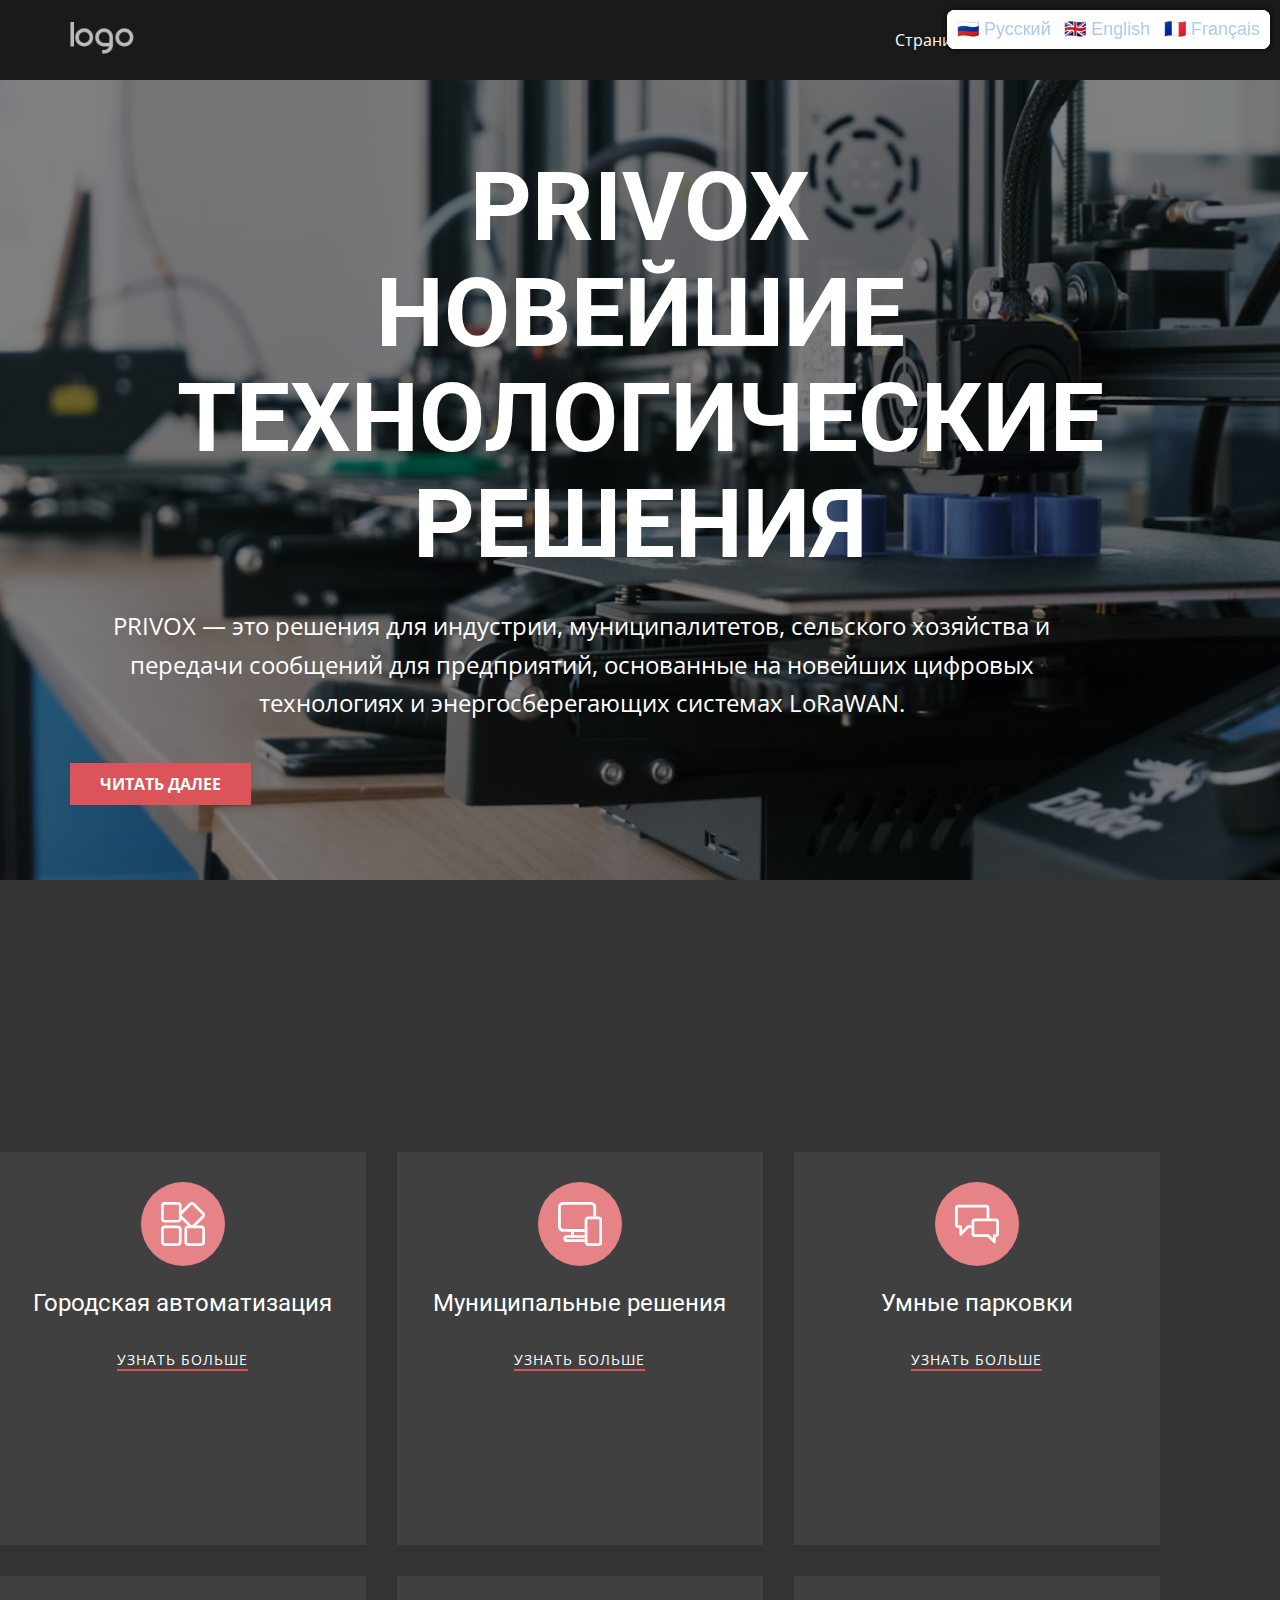
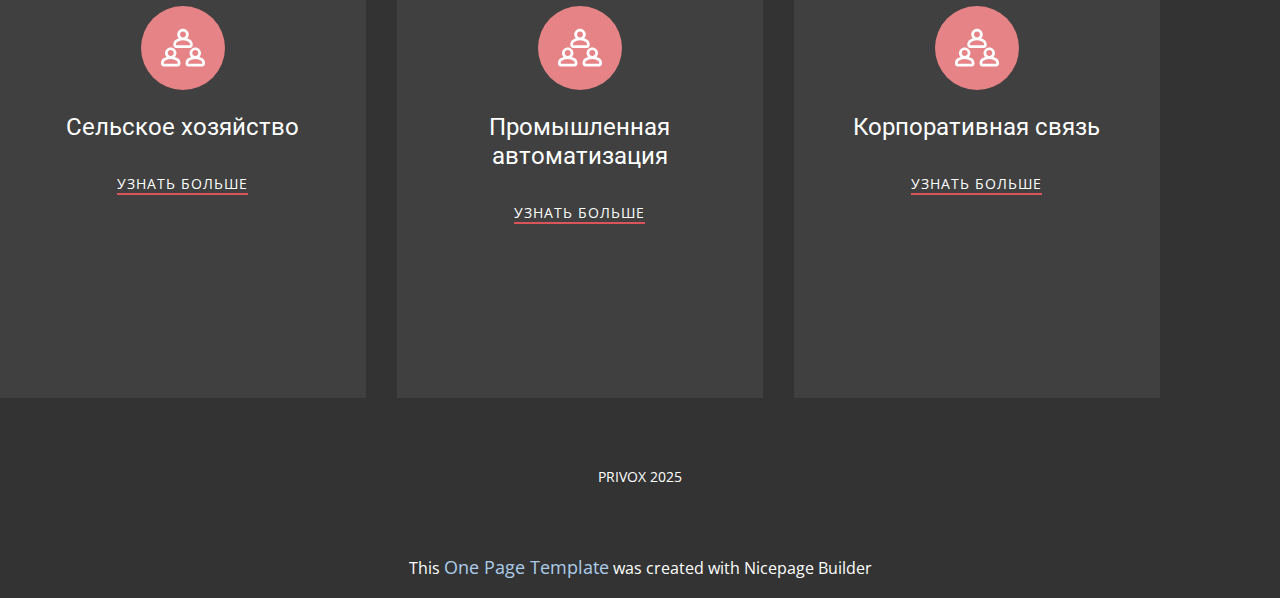
<file: index.html>
<!DOCTYPE html>
<html lang="ru" style="font-size: 16px;">
 <head>
  <meta content="width=device-width, initial-scale=1.0" name="viewport"/>
  <meta charset="utf-8"/>
  <meta content="Муниципальные решения, Технологии для сельского хозяйства, Умные парковки, Что люди говорят о нас, О нас и нашей работе, Сельское хозяйство, Автоматизация производства на высоком уровне, Промышленная автоматизация, Наша команда, Наши корпоративные партнеры" name="keywords"/>
  <meta content="" name="description"/>
  <title>
  PRIVOX
  </title>
  <link href="nicepage.css" media="screen" rel="stylesheet"/>
  <link href="index.css" media="screen" rel="stylesheet"/>
  <script class="u-script" defer="" src="jquery.js" type="text/javascript">
  </script>
  <script class="u-script" defer="" src="nicepage.js" type="text/javascript">
  </script>
  <meta content="Nicepage 7.10.10, nicepage.com" name="generator"/>
  <link href="https://fonts.googleapis.com/css?family=Roboto:100,100i,200,200i,300,300i,400,400i,500,500i,600,600i,700,700i,800,800i,900,900i|Open+Sans:300,300i,400,400i,500,500i,600,600i,700,700i,800,800i" id="u-theme-google-font" rel="stylesheet"/>
  <script type="application/ld+json">
   {
		"@context": "http://schema.org",
		"@type": "Organization",
		"name": "",
		"logo": "images/default-logo.png"
}
  </script>
  <meta content="#478ac9" name="theme-color"/>
  <meta content="Страница 1" property="og:title"/>
  <meta content="website" property="og:type"/>
  <meta data-intl-tel-input-cdn-path="intlTelInput/"/>
 </head>
 <body class="u-body u-grey-90 u-xl-mode" data-home-page="Страница-1.html" data-home-page-title="Страница 1" data-include-products="false" data-lang="ru" data-path-to-root="./">
  <div style="position: fixed; top: 10px; right: 10px; z-index: 9999; background: white; padding: 5px 10px; border-radius: 8px; box-shadow: 0 0 5px rgba(0,0,0,0.2); font-family: sans-serif;">
   <a href="index.html">
    🇷🇺 Русский
   </a>
   |
   <a href="index-en.html">
    🇬🇧 English
   </a>
   |
   <a href="index-fr.html">
    🇫🇷 Français
   </a>
  </div>
  <div style="position: fixed; top: 10px; right: 10px; z-index: 9999; background: white; padding: 5px 10px; border-radius: 8px; box-shadow: 0 0 5px rgba(0,0,0,0.2); font-family: sans-serif;">
   <a href="index.html">
    🇷🇺 Русский
   </a>
   |
   <a href="index-en.html">
    🇬🇧 English
   </a>
   |
   <a href="index-fr.html">
    🇫🇷 Français
   </a>
  </div>
  <div style="position: fixed; top: 10px; right: 10px; z-index: 9999; background: white; padding: 5px 10px; border-radius: 8px; box-shadow: 0 0 5px rgba(0,0,0,0.2); font-family: sans-serif;">
   <a href="index.html">
    🇷🇺 Русский
   </a>
   |
   <a href="index-en.html">
    🇬🇧 English
   </a>
   |
   <a href="index-fr.html">
    🇫🇷 Français
   </a>
  </div>
  <div style="position: fixed; top: 10px; right: 10px; z-index: 9999; background: white; padding: 5px 10px; border-radius: 8px; box-shadow: 0 0 5px rgba(0,0,0,0.2); font-family: sans-serif;">
   <a href="index.html">
    🇷🇺 Русский
   </a>
   |
   <a href="index-en.html">
    🇬🇧 English
   </a>
   |
   <a href="index-fr.html">
    🇫🇷 Français
   </a>
  </div>
  <header class="u-clearfix u-header u-header" id="header">
   <div class="u-clearfix u-sheet u-valign-middle u-sheet-1">
    <a class="u-image u-logo u-image-1" href="#">
     <img class="u-logo-image u-logo-image-1" src="images/default-logo.png"/>
    </a>
    <nav aria-label="Menu navigation" class="u-menu u-menu-one-level u-offcanvas u-menu-1" role="navigation">
     <div class="menu-collapse" style="font-size: 1rem; letter-spacing: 0px;">
      <a aria-controls="f500" aria-label="Open menu" class="u-button-style u-custom-left-right-menu-spacing u-custom-padding-bottom u-custom-top-bottom-menu-spacing u-hamburger-link u-nav-link u-text-active-palette-1-base u-text-hover-palette-2-base" href="#" tabindex="-1">
       <svg class="u-svg-link" viewbox="0 0 24 24">
        <use xlink:href="#menu-hamburger">
        </use>
       </svg>
       <svg class="u-svg-content" id="menu-hamburger" version="1.1" viewbox="0 0 16 16" x="0px" xmlns="http://www.w3.org/2000/svg" xmlns:xlink="http://www.w3.org/1999/xlink" y="0px">
        <g>
         <rect height="2" width="16" y="1">
         </rect>
         <rect height="2" width="16" y="7">
         </rect>
         <rect height="2" width="16" y="13">
         </rect>
        </g>
       </svg>
      </a>
     </div>
     <div class="u-nav-container">
      <ul class="u-nav u-unstyled u-nav-1" role="menubar">
       <li class="u-nav-item" role="none">
        <a class="u-button-style u-nav-link u-text-active-palette-1-base u-text-hover-palette-2-base" href="./" role="menuitem" style="padding: 10px 20px;">
         Страница 1
        </a>
       </li>
       <li class="u-nav-item" role="none">
        <a class="u-button-style u-nav-link u-text-active-palette-1-base u-text-hover-palette-2-base" href="О-нас.html" role="menuitem" style="padding: 10px 20px;">
         О нас
        </a>
       </li>
       <li class="u-nav-item" role="none">
        <a class="u-button-style u-nav-link u-text-active-palette-1-base u-text-hover-palette-2-base" href="Контакты.html" role="menuitem" style="padding: 10px 20px;">
         Контакты
        </a>
       </li>
      </ul>
     </div>
     <div aria-label="Menu panel" class="u-nav-container-collapse" id="f500" role="region">
      <div class="u-black u-container-style u-inner-container-layout u-opacity u-opacity-95 u-sidenav">
       <div class="u-inner-container-layout u-sidenav-overflow">
        <div aria-label="Close menu" class="u-menu-close" tabindex="-1">
        </div>
        <ul class="u-align-center u-nav u-popupmenu-items u-unstyled u-nav-2">
         <li class="u-nav-item">
          <a class="u-button-style u-nav-link" href="./">
           Страница 1
          </a>
         </li>
         <li class="u-nav-item">
          <a class="u-button-style u-nav-link" href="О-нас.html">
           О нас
          </a>
         </li>
         <li class="u-nav-item">
          <a class="u-button-style u-nav-link" href="Контакты.html">
           Контакты
          </a>
         </li>
        </ul>
       </div>
      </div>
      <div class="u-black u-menu-overlay u-opacity u-opacity-70">
      </div>
     </div>
    </nav>
   </div>
  </header>
  <section class="u-align-left u-clearfix u-container-align-left u-image u-shading u-section-1" id="sec-c5ca">
   <div class="u-clearfix u-sheet u-valign-middle u-sheet-1">
    <h1 class="u-align-center u-text u-text-default u-title u-text-1">
     PRIVOX
     <br/>
     Новейшие технологические решения
    </h1>
    <p class="u-align-center u-large-text u-text u-text-variant u-text-2">
     PRIVOX — это решения для индустрии, муниципалитетов, сельского хозяйства и передачи сообщений для предприятий, основанные на новейших цифровых технологиях и энергосберегающих системах LoRaWAN.
    </p>
    <a class="u-align-left u-btn u-button-style u-palette-2-base u-btn-1" href="#">
     Читать далее
    </a>
   </div>
  </section>
  <section class="u-align-center u-clearfix u-grey-80 u-section-2" id="sec-16fd">
   <div class="custom-expanded u-layout-grid u-list u-list-1">
    <div class="u-repeater u-repeater-1">
     <div class="u-align-center u-container-style u-grey-75 u-list-item u-repeater-item u-video-cover u-list-item-1" data-animation-delay="0" data-animation-direction="" data-animation-duration="0" data-animation-name="">
      <div class="u-container-layout u-similar-container u-valign-top-lg u-valign-top-md u-valign-top-sm u-valign-top-xs u-container-layout-1">
       <span class="u-align-center u-icon u-icon-circle u-palette-2-light-1 u-text-white u-icon-1">
        <svg class="u-svg-link" preserveaspectratio="xMidYMin slice" style="" viewbox="0 0 128 128">
         <use xlink:href="#svg-16e2">
         </use>
        </svg>
        <svg class="u-svg-content" id="svg-16e2" viewbox="0 0 128 128">
         <path d="m117.4 76c1.5 0 2.7 1.2 2.7 2.7v38.7c0 1.5-1.2 2.7-2.7 2.7h-38.7c-1.5 0-2.7-1.2-2.7-2.7v-38.7c0-1.5 1.2-2.7 2.7-2.7h38.7m0-7.9h-38.7c-5.8 0-10.6 4.8-10.6 10.6v38.7c0 5.8 4.8 10.6 10.6 10.6h38.7c5.8 0 10.6-4.8 10.6-10.6v-38.7c0-5.8-4.8-10.6-10.6-10.6z">
         </path>
         <path d="m49.3 7.9c1.5 0 2.7 1.2 2.7 2.7v38.7c0 1.5-1.2 2.7-2.7 2.7h-38.7c-1.5 0-2.7-1.2-2.7-2.7v-38.7c0-1.5 1.2-2.7 2.7-2.7h38.7m0-7.9h-38.7c-5.8 0-10.6 4.8-10.6 10.6v38.7c0 5.8 4.8 10.6 10.6 10.6h38.7c5.8 0 10.6-4.8 10.6-10.6v-38.7c0-5.8-4.8-10.6-10.6-10.6z">
         </path>
         <path d="m90 7.9c0.7 0 1.4 0.3 1.9 0.8l27.4 27.4c1 1 1 2.7 0 3.8l-27.4 27.3c-0.5 0.5-1.2 0.8-1.9 0.8s-1.4-0.3-1.9-0.8l-27.3-27.3c-1-1-1-2.7 0-3.8l27.3-27.4c0.6-0.5 1.3-0.8 1.9-0.8m0-7.9c-2.8 0-5.5 1.1-7.5 3.1l-27.3 27.4c-2 2-3.1 4.7-3.1 7.5s1.1 5.5 3.1 7.5l27.4 27.4c2 2 4.7 3.1 7.5 3.1s5.5-1.1 7.5-3.1l27.4-27.4c2-2 3.1-4.7 3.1-7.5s-1.1-5.5-3.1-7.5l-27.5-27.4c-2-2-4.6-3.1-7.5-3.1z">
         </path>
         <path d="m49.3 76c1.5 0 2.7 1.2 2.7 2.7v38.7c0 1.5-1.2 2.7-2.7 2.7h-38.7c-1.5 0-2.7-1.2-2.7-2.7v-38.7c0-1.5 1.2-2.7 2.7-2.7h38.7m0-7.9h-38.7c-5.8 0-10.6 4.8-10.6 10.6v38.7c0 5.8 4.8 10.6 10.6 10.6h38.7c5.8 0 10.6-4.8 10.6-10.6v-38.7c0-5.8-4.8-10.6-10.6-10.6z">
         </path>
        </svg>
       </span>
       <h4 class="u-align-center u-text u-text-1">
        Городская автоматизация
       </h4>
       <a class="u-active-none u-align-center u-border-2 u-border-active-palette-2-base u-border-hover-palette-2-base u-border-no-left u-border-no-right u-border-no-top u-border-palette-2-base u-btn u-button-style u-hover-none u-none u-text-active-palette-2-base u-text-body-alt-color u-text-hover-palette-2-base u-btn-1" href="">
        узнать больше
       </a>
      </div>
     </div>
     <div class="u-align-center u-container-style u-grey-75 u-list-item u-repeater-item u-video-cover u-list-item-2" data-animation-delay="0" data-animation-direction="" data-animation-duration="0" data-animation-name="">
      <div class="u-container-layout u-similar-container u-valign-top-lg u-valign-top-md u-valign-top-sm u-valign-top-xs u-container-layout-2">
       <span class="u-align-center u-icon u-icon-circle u-palette-2-light-1 u-text-white u-icon-2">
        <svg class="u-svg-link" preserveaspectratio="xMidYMin slice" style="" viewbox="0 0 128 128">
         <use xlink:href="#svg-7914">
         </use>
        </svg>
        <svg class="u-svg-content" id="svg-7914" viewbox="0 0 128 128">
         <path d="m26.4 108.7c-1.2 0-2.2-1-2.2-2.2s1-2.2 4.7-2.2h48.7v-7.4h-31.2v-9.9h31.2v-8.4h-58.7c-7.7 0-10.6-3-10.6-6.6v-57.1c0-3.7 3-6.6 6.6-6.6h81.2c3.7 0 6.6 3 6.6 6.6v27h8.3v-27c0-8.2-6.7-14.9-14.9-14.9h-81.2c-8.2 0-14.9 6.7-14.9 14.9v57.1c0 8.2 6.7 14.9 14.9 14.9h23.2v10.1h-13.8c-4.3 0-8.5 3.7-8.5 9.5v0.2c0 4.6 3.7 9.3 8.3 9.3h53.5v-7.3h-51.2z">
         </path>
         <path d="m118 41.9h-30c-5.8 0-10.5 4.7-10.5 10.6 0 0 0.1 66.3 0.1 66.4 0 4.3 5.1 9 10.4 9h30c5.6 0 10.2-4.4 10.5-10.1v-65.3c0-5.9-4.7-10.6-10.5-10.6zm2.4 75.5c-0.1 1.3-1.1 2.3-2.4 2.3h-30c-1 0-1.9-0.7-2.2-1.6l-0.2-65.6c0-1.3 1.1-2.4 2.4-2.4h30c1.3 0 2.4 1.1 2.4 2.4v64.9z">
         </path>
        </svg>
       </span>
       <h4 class="u-align-center u-text u-text-2">
        Муниципальные решения
       </h4>
       <a class="u-active-none u-align-center u-border-2 u-border-active-palette-2-base u-border-hover-palette-2-base u-border-no-left u-border-no-right u-border-no-top u-border-palette-2-base u-btn u-button-style u-hover-none u-none u-text-active-palette-2-base u-text-body-alt-color u-text-hover-palette-2-base u-btn-2" href="">
        узнать больше
       </a>
      </div>
     </div>
     <div class="u-align-center u-container-style u-grey-75 u-list-item u-repeater-item u-video-cover u-list-item-3" data-animation-delay="0" data-animation-direction="" data-animation-duration="0" data-animation-name="">
      <div class="u-container-layout u-similar-container u-valign-top-lg u-valign-top-md u-valign-top-sm u-valign-top-xs u-container-layout-3">
       <span class="u-align-center u-icon u-icon-circle u-palette-2-light-1 u-text-white u-icon-3">
        <svg class="u-svg-link" preserveaspectratio="xMidYMin slice" style="" viewbox="0 0 128 128">
         <use xlink:href="#svg-9fea">
         </use>
        </svg>
        <svg class="u-svg-content" id="svg-9fea" viewbox="0 0 128 128">
         <path d="m118.6 47.8h-61.2c-5.2 0-9.4 4.2-9.4 9.3v35.7c0 5.1 4.2 9.3 9.4 9.3h37.5l16.8 16.8c2.5 2.5 6.8 0.7 6.8-2.8v-10-3.9h0.1c5.2 0 9.4-4.2 9.4-9.3v-35.8c0-5.1-4.2-9.3-9.4-9.3zm1.2 45c0 0.7-0.5 1.2-1.2 1.2h-5.2c-1.6 0-2.9 1.2-3.1 2.8v9.2l-11.2-11.2c-0.5-0.5-1.3-0.8-2-0.8h-39.7c-0.7 0-1.2-0.5-1.2-1.2v-35.7c0-0.7 0.5-1.2 1.2-1.2h61.3c0.7 0 1.2 0.5 1.2 1.2v35.7z">
         </path>
         <path d="m38.1 67.7c-1 0-2 0.4-2.7 1-0.1 0-0.1 0.1-0.2 0.2l-14.7 15.1v-12.5c-0.2-2.1-1.9-3.8-4-3.8h-6.9c-0.9 0-1.6-0.7-1.6-1.6v-48.3c0-0.9 0.7-1.6 1.6-1.6h80.8c0.9 0 1.6 0.7 1.6 1.6v30.1h8v-30.1c0-5.4-4.3-9.8-9.6-9.8h-80.8c-5.3 0-9.6 4.4-9.6 9.8v48.3c0 5.4 4.3 9.8 9.6 9.8h2.9v8.1 10c0 3.6 4.4 5.3 6.9 2.8l6.8-7 13.6-13.9h8.2v-8.2h-9.9z">
         </path>
        </svg>
       </span>
       <h4 class="u-align-center u-text u-text-3">
        Умные парковки
       </h4>
       <a class="u-active-none u-align-center u-border-2 u-border-active-palette-2-base u-border-hover-palette-2-base u-border-no-left u-border-no-right u-border-no-top u-border-palette-2-base u-btn u-button-style u-hover-none u-none u-text-active-palette-2-base u-text-body-alt-color u-text-hover-palette-2-base u-btn-3" href="">
        узнать больше
       </a>
      </div>
     </div>
     <div class="u-align-center u-container-style u-grey-75 u-list-item u-repeater-item u-video-cover u-list-item-4" data-animation-delay="0" data-animation-direction="" data-animation-duration="0" data-animation-name="">
      <div class="u-container-layout u-similar-container u-valign-top-lg u-valign-top-md u-valign-top-sm u-valign-top-xs u-container-layout-4">
       <span class="u-align-center u-icon u-icon-circle u-palette-2-light-1 u-text-white u-icon-4">
        <svg class="u-svg-link" preserveaspectratio="xMidYMin slice" style="" viewbox="0 0 128 128">
         <use xlink:href="#svg-df02">
         </use>
        </svg>
        <svg class="u-svg-content" id="svg-df02" viewbox="0 0 128 128">
         <path d="m44.1 63.9h39.8c4.6 0 8.4-3.9 8.4-8.8v-1.8c0-5.6-2.8-10.7-7.3-13.3-2.4-1.4-5.4-2.9-8.8-4.1 2.8-3 4.6-6.9 4.6-11.3-0.1-9.2-7.6-16.6-16.8-16.6s-16.7 7.4-16.7 16.5c0 4.4 1.7 8.4 4.6 11.3-3.4 1.2-6.5 2.7-8.8 4.1-4.5 2.7-7.3 7.7-7.3 13.3v1.8c-0.1 4.9 3.7 8.9 8.3 8.9zm19.9-48c4.8 0 8.7 3.9 8.7 8.6 0 4.8-3.9 8.6-8.7 8.6s-8.7-3.9-8.7-8.6 3.9-8.6 8.7-8.6zm-20.3 37.3c0-2.7 1.3-5.3 3.4-6.5 4-2.3 10.2-5.1 16.9-5.1s12.9 2.8 16.9 5.1c2.1 1.2 3.4 3.8 3.4 6.5v1.8c0 0.6-0.3 0.9-0.4 0.9h-39.8c-0.1 0-0.4-0.3-0.4-0.9v-1.8zm5.5 40.9c-2.4-1.4-5.4-2.9-8.8-4.1 2.8-3 4.6-7 4.6-11.3 0-9.1-7.5-16.5-16.7-16.5s-16.7 7.4-16.7 16.5c0 4.4 1.7 8.4 4.6 11.3-3.4 1.2-6.5 2.7-8.8 4.1-4.6 2.6-7.4 7.7-7.4 13.3v1.8c0 4.9 3.8 8.8 8.4 8.8h39.8c4.6 0 8.4-3.9 8.4-8.8v-1.8c0-5.6-2.8-10.7-7.4-13.3zm-20.9-24.1c4.8 0 8.7 3.9 8.7 8.6 0 4.8-3.9 8.6-8.7 8.6s-8.7-3.9-8.7-8.6 3.9-8.6 8.7-8.6zm20.3 39.2c0 0.6-0.3 0.9-0.4 0.9h-39.8c-0.1 0-0.4-0.3-0.4-0.9v-1.8c0-2.7 1.3-5.3 3.4-6.5 4-2.3 10.2-5.1 16.9-5.1s12.9 2.8 16.9 5.1c2.1 1.2 3.4 3.8 3.4 6.5v1.8zm72.1-15.1c-2.4-1.4-5.4-2.9-8.8-4.1 2.8-3 4.6-6.9 4.6-11.3 0-9.1-7.5-16.5-16.7-16.5s-16.7 7.4-16.7 16.5c-0.1 4.3 1.7 8.3 4.5 11.3-3.4 1.2-6.5 2.7-8.8 4.1-4.5 2.7-7.3 7.7-7.3 13.3v1.8c0 4.9 3.8 8.8 8.4 8.8h39.8c4.6 0 8.4-3.9 8.4-8.8v-1.8c-0.1-5.6-2.9-10.7-7.4-13.3zm-21-24.1c4.8 0 8.7 3.9 8.7 8.6 0 4.8-3.9 8.6-8.7 8.6s-8.7-3.9-8.7-8.6 3.9-8.6 8.7-8.6zm20.3 39.2c0 0.6-0.3 0.9-0.4 0.9h-39.8c-0.1 0-0.4-0.3-0.4-0.9v-1.8c0-2.7 1.3-5.3 3.4-6.5 4-2.3 10.2-5.1 16.9-5.1s12.9 2.8 16.9 5.1c2.1 1.2 3.4 3.8 3.4 6.5v1.8z">
         </path>
        </svg>
       </span>
       <h4 class="u-align-center u-text u-text-4">
        Сельское хозяйство
       </h4>
       <a class="u-active-none u-align-center u-border-2 u-border-active-palette-2-base u-border-hover-palette-2-base u-border-no-left u-border-no-right u-border-no-top u-border-palette-2-base u-btn u-button-style u-hover-none u-none u-text-active-palette-2-base u-text-body-alt-color u-text-hover-palette-2-base u-btn-4" href="">
        узнать больше
       </a>
      </div>
     </div>
     <div class="u-align-center u-container-style u-grey-75 u-list-item u-repeater-item u-video-cover u-list-item-5" data-animation-delay="0" data-animation-direction="" data-animation-duration="0" data-animation-name="">
      <div class="u-container-layout u-similar-container u-valign-top-lg u-valign-top-md u-valign-top-sm u-valign-top-xs u-container-layout-5">
       <span class="u-align-center u-icon u-icon-circle u-palette-2-light-1 u-text-white u-icon-5">
        <svg class="u-svg-link" preserveaspectratio="xMidYMin slice" style="" viewbox="0 0 128 128">
         <use xlink:href="#svg-9c45">
         </use>
        </svg>
        <svg class="u-svg-content" id="svg-9c45" viewbox="0 0 128 128">
         <path d="m44.1 63.9h39.8c4.6 0 8.4-3.9 8.4-8.8v-1.8c0-5.6-2.8-10.7-7.3-13.3-2.4-1.4-5.4-2.9-8.8-4.1 2.8-3 4.6-6.9 4.6-11.3-0.1-9.2-7.6-16.6-16.8-16.6s-16.7 7.4-16.7 16.5c0 4.4 1.7 8.4 4.6 11.3-3.4 1.2-6.5 2.7-8.8 4.1-4.5 2.7-7.3 7.7-7.3 13.3v1.8c-0.1 4.9 3.7 8.9 8.3 8.9zm19.9-48c4.8 0 8.7 3.9 8.7 8.6 0 4.8-3.9 8.6-8.7 8.6s-8.7-3.9-8.7-8.6 3.9-8.6 8.7-8.6zm-20.3 37.3c0-2.7 1.3-5.3 3.4-6.5 4-2.3 10.2-5.1 16.9-5.1s12.9 2.8 16.9 5.1c2.1 1.2 3.4 3.8 3.4 6.5v1.8c0 0.6-0.3 0.9-0.4 0.9h-39.8c-0.1 0-0.4-0.3-0.4-0.9v-1.8zm5.5 40.9c-2.4-1.4-5.4-2.9-8.8-4.1 2.8-3 4.6-7 4.6-11.3 0-9.1-7.5-16.5-16.7-16.5s-16.7 7.4-16.7 16.5c0 4.4 1.7 8.4 4.6 11.3-3.4 1.2-6.5 2.7-8.8 4.1-4.6 2.6-7.4 7.7-7.4 13.3v1.8c0 4.9 3.8 8.8 8.4 8.8h39.8c4.6 0 8.4-3.9 8.4-8.8v-1.8c0-5.6-2.8-10.7-7.4-13.3zm-20.9-24.1c4.8 0 8.7 3.9 8.7 8.6 0 4.8-3.9 8.6-8.7 8.6s-8.7-3.9-8.7-8.6 3.9-8.6 8.7-8.6zm20.3 39.2c0 0.6-0.3 0.9-0.4 0.9h-39.8c-0.1 0-0.4-0.3-0.4-0.9v-1.8c0-2.7 1.3-5.3 3.4-6.5 4-2.3 10.2-5.1 16.9-5.1s12.9 2.8 16.9 5.1c2.1 1.2 3.4 3.8 3.4 6.5v1.8zm72.1-15.1c-2.4-1.4-5.4-2.9-8.8-4.1 2.8-3 4.6-6.9 4.6-11.3 0-9.1-7.5-16.5-16.7-16.5s-16.7 7.4-16.7 16.5c-0.1 4.3 1.7 8.3 4.5 11.3-3.4 1.2-6.5 2.7-8.8 4.1-4.5 2.7-7.3 7.7-7.3 13.3v1.8c0 4.9 3.8 8.8 8.4 8.8h39.8c4.6 0 8.4-3.9 8.4-8.8v-1.8c-0.1-5.6-2.9-10.7-7.4-13.3zm-21-24.1c4.8 0 8.7 3.9 8.7 8.6 0 4.8-3.9 8.6-8.7 8.6s-8.7-3.9-8.7-8.6 3.9-8.6 8.7-8.6zm20.3 39.2c0 0.6-0.3 0.9-0.4 0.9h-39.8c-0.1 0-0.4-0.3-0.4-0.9v-1.8c0-2.7 1.3-5.3 3.4-6.5 4-2.3 10.2-5.1 16.9-5.1s12.9 2.8 16.9 5.1c2.1 1.2 3.4 3.8 3.4 6.5v1.8z">
         </path>
        </svg>
       </span>
       <h4 class="u-align-center u-text u-text-5">
        Промышленная автоматизация
       </h4>
       <a class="u-active-none u-align-center u-border-2 u-border-active-palette-2-base u-border-hover-palette-2-base u-border-no-left u-border-no-right u-border-no-top u-border-palette-2-base u-btn u-button-style u-hover-none u-none u-text-active-palette-2-base u-text-body-alt-color u-text-hover-palette-2-base u-btn-5" href="">
        узнать больше
       </a>
      </div>
     </div>
     <div class="u-align-center u-container-style u-grey-75 u-list-item u-repeater-item u-video-cover u-list-item-6" data-animation-delay="0" data-animation-direction="" data-animation-duration="0" data-animation-name="">
      <div class="u-container-layout u-similar-container u-valign-top-lg u-valign-top-md u-valign-top-sm u-valign-top-xs u-container-layout-6">
       <span class="u-align-center u-icon u-icon-circle u-palette-2-light-1 u-text-white u-icon-6">
        <svg class="u-svg-link" preserveaspectratio="xMidYMin slice" style="" viewbox="0 0 128 128">
         <use xlink:href="#svg-bf75">
         </use>
        </svg>
        <svg class="u-svg-content" id="svg-bf75" viewbox="0 0 128 128">
         <path d="m44.1 63.9h39.8c4.6 0 8.4-3.9 8.4-8.8v-1.8c0-5.6-2.8-10.7-7.3-13.3-2.4-1.4-5.4-2.9-8.8-4.1 2.8-3 4.6-6.9 4.6-11.3-0.1-9.2-7.6-16.6-16.8-16.6s-16.7 7.4-16.7 16.5c0 4.4 1.7 8.4 4.6 11.3-3.4 1.2-6.5 2.7-8.8 4.1-4.5 2.7-7.3 7.7-7.3 13.3v1.8c-0.1 4.9 3.7 8.9 8.3 8.9zm19.9-48c4.8 0 8.7 3.9 8.7 8.6 0 4.8-3.9 8.6-8.7 8.6s-8.7-3.9-8.7-8.6 3.9-8.6 8.7-8.6zm-20.3 37.3c0-2.7 1.3-5.3 3.4-6.5 4-2.3 10.2-5.1 16.9-5.1s12.9 2.8 16.9 5.1c2.1 1.2 3.4 3.8 3.4 6.5v1.8c0 0.6-0.3 0.9-0.4 0.9h-39.8c-0.1 0-0.4-0.3-0.4-0.9v-1.8zm5.5 40.9c-2.4-1.4-5.4-2.9-8.8-4.1 2.8-3 4.6-7 4.6-11.3 0-9.1-7.5-16.5-16.7-16.5s-16.7 7.4-16.7 16.5c0 4.4 1.7 8.4 4.6 11.3-3.4 1.2-6.5 2.7-8.8 4.1-4.6 2.6-7.4 7.7-7.4 13.3v1.8c0 4.9 3.8 8.8 8.4 8.8h39.8c4.6 0 8.4-3.9 8.4-8.8v-1.8c0-5.6-2.8-10.7-7.4-13.3zm-20.9-24.1c4.8 0 8.7 3.9 8.7 8.6 0 4.8-3.9 8.6-8.7 8.6s-8.7-3.9-8.7-8.6 3.9-8.6 8.7-8.6zm20.3 39.2c0 0.6-0.3 0.9-0.4 0.9h-39.8c-0.1 0-0.4-0.3-0.4-0.9v-1.8c0-2.7 1.3-5.3 3.4-6.5 4-2.3 10.2-5.1 16.9-5.1s12.9 2.8 16.9 5.1c2.1 1.2 3.4 3.8 3.4 6.5v1.8zm72.1-15.1c-2.4-1.4-5.4-2.9-8.8-4.1 2.8-3 4.6-6.9 4.6-11.3 0-9.1-7.5-16.5-16.7-16.5s-16.7 7.4-16.7 16.5c-0.1 4.3 1.7 8.3 4.5 11.3-3.4 1.2-6.5 2.7-8.8 4.1-4.5 2.7-7.3 7.7-7.3 13.3v1.8c0 4.9 3.8 8.8 8.4 8.8h39.8c4.6 0 8.4-3.9 8.4-8.8v-1.8c-0.1-5.6-2.9-10.7-7.4-13.3zm-21-24.1c4.8 0 8.7 3.9 8.7 8.6 0 4.8-3.9 8.6-8.7 8.6s-8.7-3.9-8.7-8.6 3.9-8.6 8.7-8.6zm20.3 39.2c0 0.6-0.3 0.9-0.4 0.9h-39.8c-0.1 0-0.4-0.3-0.4-0.9v-1.8c0-2.7 1.3-5.3 3.4-6.5 4-2.3 10.2-5.1 16.9-5.1s12.9 2.8 16.9 5.1c2.1 1.2 3.4 3.8 3.4 6.5v1.8z">
         </path>
        </svg>
       </span>
       <h4 class="u-align-center u-text u-text-6">
        Корпоративная связь
       </h4>
       <a class="u-active-none u-align-center u-border-2 u-border-active-palette-2-base u-border-hover-palette-2-base u-border-no-left u-border-no-right u-border-no-top u-border-palette-2-base u-btn u-button-style u-hover-none u-none u-text-active-palette-2-base u-text-body-alt-color u-text-hover-palette-2-base u-btn-6" href="">
        узнать больше
       </a>
      </div>
     </div>
    </div>
   </div>
  </section>
  <footer class="u-align-center u-clearfix u-container-align-center u-footer u-grey-80 u-footer" id="footer">
   <div class="u-clearfix u-sheet u-sheet-1">
    <p class="u-small-text u-text u-text-variant u-text-1">
     PRIVOX 2025
    </p>
   </div>
  </footer>
  <section class="u-backlink u-clearfix u-grey-80">
   This
   <a href="https://nicepage.com/one-page-template">
    One Page Template
   </a>
   was created with Nicepage Builder
  </section>
 </body>
</html>
</file>
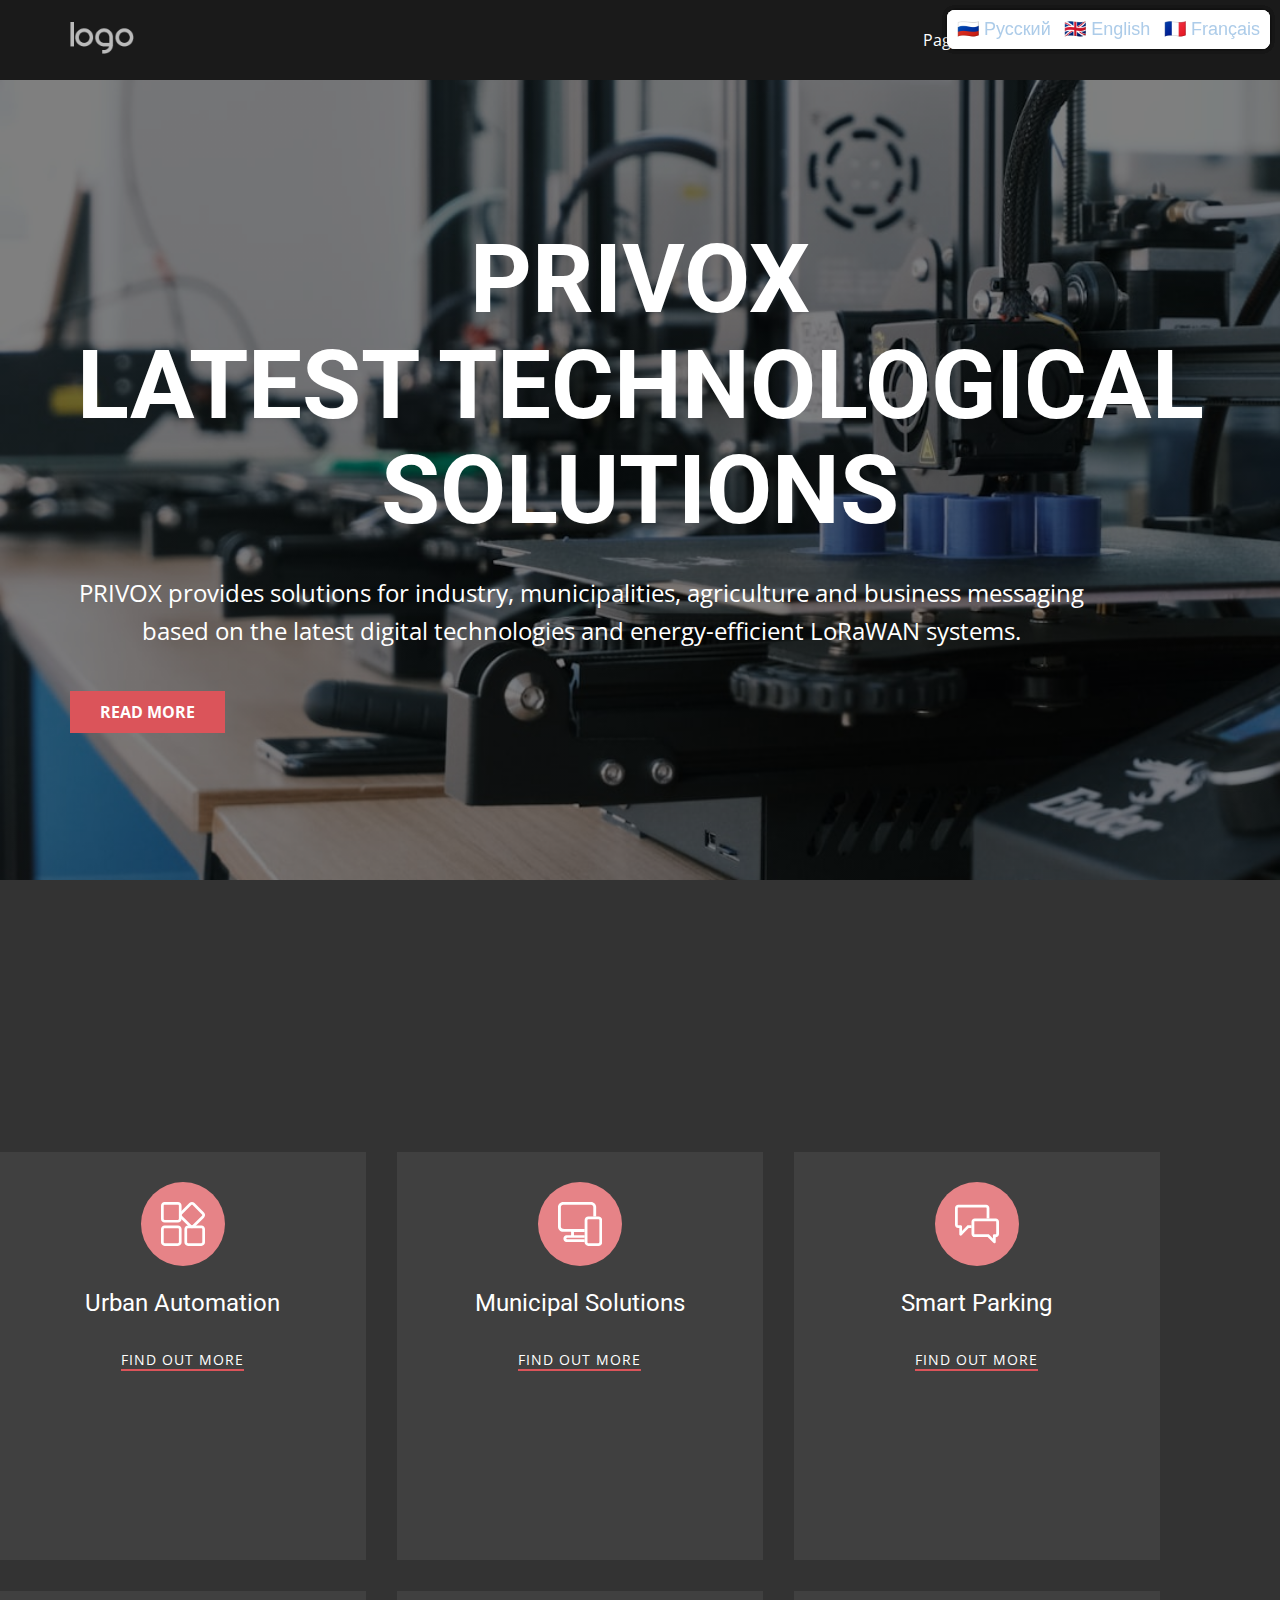
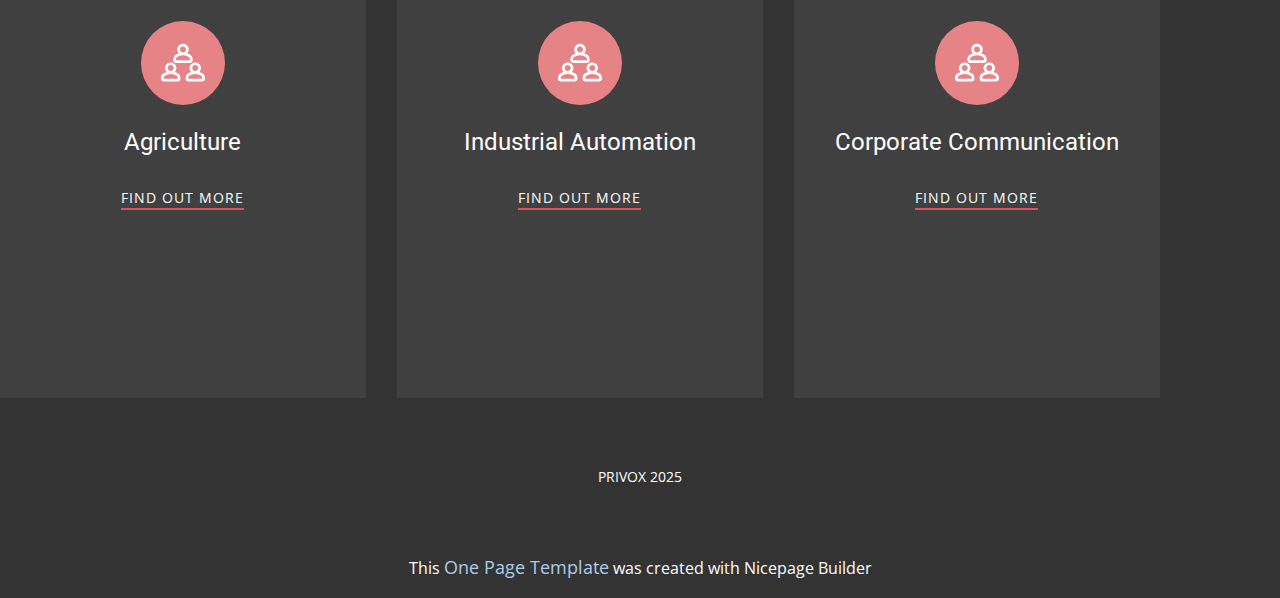
<file: index-en.html>
<!DOCTYPE html>
<html lang="ru" style="font-size: 16px;">
 <head>
  <meta content="width=device-width, initial-scale=1.0" name="viewport"/>
  <meta charset="utf-8"/>
  <meta content="Муниципальные решения, Технологии для сельского хозяйства, Умные парковки, Что люди говорят о нас, О нас и нашей работе, Сельское хозяйство, Автоматизация производства на высоком уровне, Промышленная автоматизация, Наша команда, Наши корпоративные партнеры" name="keywords"/>
  <meta content="" name="description"/>
  <title>
  PRIVOX
  </title>
  <link href="nicepage.css" media="screen" rel="stylesheet"/>
  <link href="index.css" media="screen" rel="stylesheet"/>
  <script class="u-script" defer="" src="jquery.js" type="text/javascript">
  </script>
  <script class="u-script" defer="" src="nicepage.js" type="text/javascript">
  </script>
  <meta content="Nicepage 7.10.10, nicepage.com" name="generator"/>
  <link href="https://fonts.googleapis.com/css?family=Roboto:100,100i,200,200i,300,300i,400,400i,500,500i,600,600i,700,700i,800,800i,900,900i|Open+Sans:300,300i,400,400i,500,500i,600,600i,700,700i,800,800i" id="u-theme-google-font" rel="stylesheet"/>
  <script type="application/ld+json">
   {
		"@context": "http://schema.org",
		"@type": "Organization",
		"name": "",
		"logo": "images/default-logo.png"
}
  </script>
  <meta content="#478ac9" name="theme-color"/>
  <meta content="Page 1" property="og:title"/>
  <meta content="website" property="og:type"/>
  <meta data-intl-tel-input-cdn-path="intlTelInput/"/>
 </head>
 <body class="u-body u-grey-90 u-xl-mode" data-home-page="Страница-1.html" data-home-page-title="Страница 1" data-include-products="false" data-lang="ru" data-path-to-root="./">
  <div style="position: fixed; top: 10px; right: 10px; z-index: 9999; background: white; padding: 5px 10px; border-radius: 8px; box-shadow: 0 0 5px rgba(0,0,0,0.2); font-family: sans-serif;">
   <a href="index.html">
    🇷🇺 Русский
   </a>
   |
   <a href="index-en.html">
    🇬🇧 English
   </a>
   |
   <a href="index-fr.html">
    🇫🇷 Français
   </a>
  </div>
  <div style="position: fixed; top: 10px; right: 10px; z-index: 9999; background: white; padding: 5px 10px; border-radius: 8px; box-shadow: 0 0 5px rgba(0,0,0,0.2); font-family: sans-serif;">
   <a href="index.html">
    🇷🇺 Русский
   </a>
   |
   <a href="index-en.html">
    🇬🇧 English
   </a>
   |
   <a href="index-fr.html">
    🇫🇷 Français
   </a>
  </div>
  <div style="position: fixed; top: 10px; right: 10px; z-index: 9999; background: white; padding: 5px 10px; border-radius: 8px; box-shadow: 0 0 5px rgba(0,0,0,0.2); font-family: sans-serif;">
   <a href="index.html">
    🇷🇺 Русский
   </a>
   |
   <a href="index-en.html">
    🇬🇧 English
   </a>
   |
   <a href="index-fr.html">
    🇫🇷 Français
   </a>
  </div>
  <div style="position: fixed; top: 10px; right: 10px; z-index: 9999; background: white; padding: 5px 10px; border-radius: 8px; box-shadow: 0 0 5px rgba(0,0,0,0.2); font-family: sans-serif;">
   <a href="index.html">
    🇷🇺 Русский
   </a>
   |
   <a href="index-en.html">
    🇬🇧 English
   </a>
   |
   <a href="index-fr.html">
    🇫🇷 Français
   </a>
  </div>
  <header class="u-clearfix u-header u-header" id="header">
   <div class="u-clearfix u-sheet u-valign-middle u-sheet-1">
    <a class="u-image u-logo u-image-1" href="#">
     <img class="u-logo-image u-logo-image-1" src="images/default-logo.png"/>
    </a>
    <nav aria-label="Menu navigation" class="u-menu u-menu-one-level u-offcanvas u-menu-1" role="navigation">
     <div class="menu-collapse" style="font-size: 1rem; letter-spacing: 0px;">
      <a aria-controls="f500" aria-label="Open menu" class="u-button-style u-custom-left-right-menu-spacing u-custom-padding-bottom u-custom-top-bottom-menu-spacing u-hamburger-link u-nav-link u-text-active-palette-1-base u-text-hover-palette-2-base" href="#" tabindex="-1">
       <svg class="u-svg-link" viewbox="0 0 24 24">
        <use xlink:href="#menu-hamburger">
        </use>
       </svg>
       <svg class="u-svg-content" id="menu-hamburger" version="1.1" viewbox="0 0 16 16" x="0px" xmlns="http://www.w3.org/2000/svg" xmlns:xlink="http://www.w3.org/1999/xlink" y="0px">
        <g>
         <rect height="2" width="16" y="1">
         </rect>
         <rect height="2" width="16" y="7">
         </rect>
         <rect height="2" width="16" y="13">
         </rect>
        </g>
       </svg>
      </a>
     </div>
     <div class="u-nav-container">
      <ul class="u-nav u-unstyled u-nav-1" role="menubar">
       <li class="u-nav-item" role="none">
        <a class="u-button-style u-nav-link u-text-active-palette-1-base u-text-hover-palette-2-base" href="./" role="menuitem" style="padding: 10px 20px;">
         Page 1
        </a>
       </li>
       <li class="u-nav-item" role="none">
        <a class="u-button-style u-nav-link u-text-active-palette-1-base u-text-hover-palette-2-base" href="О-нас.html" role="menuitem" style="padding: 10px 20px;">
         About us
        </a>
       </li>
       <li class="u-nav-item" role="none">
        <a class="u-button-style u-nav-link u-text-active-palette-1-base u-text-hover-palette-2-base" href="Контакты.html" role="menuitem" style="padding: 10px 20px;">
         Contacs
        </a>
       </li>
      </ul>
     </div>
     <div aria-label="Menu panel" class="u-nav-container-collapse" id="f500" role="region">
      <div class="u-black u-container-style u-inner-container-layout u-opacity u-opacity-95 u-sidenav">
       <div class="u-inner-container-layout u-sidenav-overflow">
        <div aria-label="Close menu" class="u-menu-close" tabindex="-1">
        </div>
        <ul class="u-align-center u-nav u-popupmenu-items u-unstyled u-nav-2">
         <li class="u-nav-item">
          <a class="u-button-style u-nav-link" href="./">
          Page 1
          </a>
         </li>
         <li class="u-nav-item">
          <a class="u-button-style u-nav-link" href="О-нас.html">
           About us
          </a>
         </li>
         <li class="u-nav-item">
          <a class="u-button-style u-nav-link" href="Контакты.html">
           Contacts
          </a>
         </li>
        </ul>
       </div>
      </div>
      <div class="u-black u-menu-overlay u-opacity u-opacity-70">
      </div>
     </div>
    </nav>
   </div>
  </header>
  <section class="u-align-left u-clearfix u-container-align-left u-image u-shading u-section-1" id="sec-c5ca">
   <div class="u-clearfix u-sheet u-valign-middle u-sheet-1">
    <h1 class="u-align-center u-text u-text-default u-title u-text-1">
     PRIVOX
     <br/>
     Latest technological solutions
    </h1>
    <p class="u-align-center u-large-text u-text u-text-variant u-text-2">
     PRIVOX provides solutions for industry, municipalities, agriculture and business messaging based on the latest digital technologies and energy-efficient LoRaWAN systems.
    </p>
    <a class="u-align-left u-btn u-button-style u-palette-2-base u-btn-1" href="#">
     Read more
    </a>
   </div>
  </section>
  <section class="u-align-center u-clearfix u-grey-80 u-section-2" id="sec-16fd">
   <div class="custom-expanded u-layout-grid u-list u-list-1">
    <div class="u-repeater u-repeater-1">
     <div class="u-align-center u-container-style u-grey-75 u-list-item u-repeater-item u-video-cover u-list-item-1" data-animation-delay="0" data-animation-direction="" data-animation-duration="0" data-animation-name="">
      <div class="u-container-layout u-similar-container u-valign-top-lg u-valign-top-md u-valign-top-sm u-valign-top-xs u-container-layout-1">
       <span class="u-align-center u-icon u-icon-circle u-palette-2-light-1 u-text-white u-icon-1">
        <svg class="u-svg-link" preserveaspectratio="xMidYMin slice" style="" viewbox="0 0 128 128">
         <use xlink:href="#svg-16e2">
         </use>
        </svg>
        <svg class="u-svg-content" id="svg-16e2" viewbox="0 0 128 128">
         <path d="m117.4 76c1.5 0 2.7 1.2 2.7 2.7v38.7c0 1.5-1.2 2.7-2.7 2.7h-38.7c-1.5 0-2.7-1.2-2.7-2.7v-38.7c0-1.5 1.2-2.7 2.7-2.7h38.7m0-7.9h-38.7c-5.8 0-10.6 4.8-10.6 10.6v38.7c0 5.8 4.8 10.6 10.6 10.6h38.7c5.8 0 10.6-4.8 10.6-10.6v-38.7c0-5.8-4.8-10.6-10.6-10.6z">
         </path>
         <path d="m49.3 7.9c1.5 0 2.7 1.2 2.7 2.7v38.7c0 1.5-1.2 2.7-2.7 2.7h-38.7c-1.5 0-2.7-1.2-2.7-2.7v-38.7c0-1.5 1.2-2.7 2.7-2.7h38.7m0-7.9h-38.7c-5.8 0-10.6 4.8-10.6 10.6v38.7c0 5.8 4.8 10.6 10.6 10.6h38.7c5.8 0 10.6-4.8 10.6-10.6v-38.7c0-5.8-4.8-10.6-10.6-10.6z">
         </path>
         <path d="m90 7.9c0.7 0 1.4 0.3 1.9 0.8l27.4 27.4c1 1 1 2.7 0 3.8l-27.4 27.3c-0.5 0.5-1.2 0.8-1.9 0.8s-1.4-0.3-1.9-0.8l-27.3-27.3c-1-1-1-2.7 0-3.8l27.3-27.4c0.6-0.5 1.3-0.8 1.9-0.8m0-7.9c-2.8 0-5.5 1.1-7.5 3.1l-27.3 27.4c-2 2-3.1 4.7-3.1 7.5s1.1 5.5 3.1 7.5l27.4 27.4c2 2 4.7 3.1 7.5 3.1s5.5-1.1 7.5-3.1l27.4-27.4c2-2 3.1-4.7 3.1-7.5s-1.1-5.5-3.1-7.5l-27.5-27.4c-2-2-4.6-3.1-7.5-3.1z">
         </path>
         <path d="m49.3 76c1.5 0 2.7 1.2 2.7 2.7v38.7c0 1.5-1.2 2.7-2.7 2.7h-38.7c-1.5 0-2.7-1.2-2.7-2.7v-38.7c0-1.5 1.2-2.7 2.7-2.7h38.7m0-7.9h-38.7c-5.8 0-10.6 4.8-10.6 10.6v38.7c0 5.8 4.8 10.6 10.6 10.6h38.7c5.8 0 10.6-4.8 10.6-10.6v-38.7c0-5.8-4.8-10.6-10.6-10.6z">
         </path>
        </svg>
       </span>
       <h4 class="u-align-center u-text u-text-1">
        Urban Automation
       </h4>
       <a class="u-active-none u-align-center u-border-2 u-border-active-palette-2-base u-border-hover-palette-2-base u-border-no-left u-border-no-right u-border-no-top u-border-palette-2-base u-btn u-button-style u-hover-none u-none u-text-active-palette-2-base u-text-body-alt-color u-text-hover-palette-2-base u-btn-1" href="">
        find out more
       </a>
      </div>
     </div>
     <div class="u-align-center u-container-style u-grey-75 u-list-item u-repeater-item u-video-cover u-list-item-2" data-animation-delay="0" data-animation-direction="" data-animation-duration="0" data-animation-name="">
      <div class="u-container-layout u-similar-container u-valign-top-lg u-valign-top-md u-valign-top-sm u-valign-top-xs u-container-layout-2">
       <span class="u-align-center u-icon u-icon-circle u-palette-2-light-1 u-text-white u-icon-2">
        <svg class="u-svg-link" preserveaspectratio="xMidYMin slice" style="" viewbox="0 0 128 128">
         <use xlink:href="#svg-7914">
         </use>
        </svg>
        <svg class="u-svg-content" id="svg-7914" viewbox="0 0 128 128">
         <path d="m26.4 108.7c-1.2 0-2.2-1-2.2-2.2s1-2.2 4.7-2.2h48.7v-7.4h-31.2v-9.9h31.2v-8.4h-58.7c-7.7 0-10.6-3-10.6-6.6v-57.1c0-3.7 3-6.6 6.6-6.6h81.2c3.7 0 6.6 3 6.6 6.6v27h8.3v-27c0-8.2-6.7-14.9-14.9-14.9h-81.2c-8.2 0-14.9 6.7-14.9 14.9v57.1c0 8.2 6.7 14.9 14.9 14.9h23.2v10.1h-13.8c-4.3 0-8.5 3.7-8.5 9.5v0.2c0 4.6 3.7 9.3 8.3 9.3h53.5v-7.3h-51.2z">
         </path>
         <path d="m118 41.9h-30c-5.8 0-10.5 4.7-10.5 10.6 0 0 0.1 66.3 0.1 66.4 0 4.3 5.1 9 10.4 9h30c5.6 0 10.2-4.4 10.5-10.1v-65.3c0-5.9-4.7-10.6-10.5-10.6zm2.4 75.5c-0.1 1.3-1.1 2.3-2.4 2.3h-30c-1 0-1.9-0.7-2.2-1.6l-0.2-65.6c0-1.3 1.1-2.4 2.4-2.4h30c1.3 0 2.4 1.1 2.4 2.4v64.9z">
         </path>
        </svg>
       </span>
       <h4 class="u-align-center u-text u-text-2">
        Municipal Solutions
       </h4>
       <a class="u-active-none u-align-center u-border-2 u-border-active-palette-2-base u-border-hover-palette-2-base u-border-no-left u-border-no-right u-border-no-top u-border-palette-2-base u-btn u-button-style u-hover-none u-none u-text-active-palette-2-base u-text-body-alt-color u-text-hover-palette-2-base u-btn-2" href="">
        find out more
       </a>
      </div>
     </div>
     <div class="u-align-center u-container-style u-grey-75 u-list-item u-repeater-item u-video-cover u-list-item-3" data-animation-delay="0" data-animation-direction="" data-animation-duration="0" data-animation-name="">
      <div class="u-container-layout u-similar-container u-valign-top-lg u-valign-top-md u-valign-top-sm u-valign-top-xs u-container-layout-3">
       <span class="u-align-center u-icon u-icon-circle u-palette-2-light-1 u-text-white u-icon-3">
        <svg class="u-svg-link" preserveaspectratio="xMidYMin slice" style="" viewbox="0 0 128 128">
         <use xlink:href="#svg-9fea">
         </use>
        </svg>
        <svg class="u-svg-content" id="svg-9fea" viewbox="0 0 128 128">
         <path d="m118.6 47.8h-61.2c-5.2 0-9.4 4.2-9.4 9.3v35.7c0 5.1 4.2 9.3 9.4 9.3h37.5l16.8 16.8c2.5 2.5 6.8 0.7 6.8-2.8v-10-3.9h0.1c5.2 0 9.4-4.2 9.4-9.3v-35.8c0-5.1-4.2-9.3-9.4-9.3zm1.2 45c0 0.7-0.5 1.2-1.2 1.2h-5.2c-1.6 0-2.9 1.2-3.1 2.8v9.2l-11.2-11.2c-0.5-0.5-1.3-0.8-2-0.8h-39.7c-0.7 0-1.2-0.5-1.2-1.2v-35.7c0-0.7 0.5-1.2 1.2-1.2h61.3c0.7 0 1.2 0.5 1.2 1.2v35.7z">
         </path>
         <path d="m38.1 67.7c-1 0-2 0.4-2.7 1-0.1 0-0.1 0.1-0.2 0.2l-14.7 15.1v-12.5c-0.2-2.1-1.9-3.8-4-3.8h-6.9c-0.9 0-1.6-0.7-1.6-1.6v-48.3c0-0.9 0.7-1.6 1.6-1.6h80.8c0.9 0 1.6 0.7 1.6 1.6v30.1h8v-30.1c0-5.4-4.3-9.8-9.6-9.8h-80.8c-5.3 0-9.6 4.4-9.6 9.8v48.3c0 5.4 4.3 9.8 9.6 9.8h2.9v8.1 10c0 3.6 4.4 5.3 6.9 2.8l6.8-7 13.6-13.9h8.2v-8.2h-9.9z">
         </path>
        </svg>
       </span>
       <h4 class="u-align-center u-text u-text-3">
        Smart Parking
       </h4>
       <a class="u-active-none u-align-center u-border-2 u-border-active-palette-2-base u-border-hover-palette-2-base u-border-no-left u-border-no-right u-border-no-top u-border-palette-2-base u-btn u-button-style u-hover-none u-none u-text-active-palette-2-base u-text-body-alt-color u-text-hover-palette-2-base u-btn-3" href="">
       find out more
       </a>
      </div>
     </div>
     <div class="u-align-center u-container-style u-grey-75 u-list-item u-repeater-item u-video-cover u-list-item-4" data-animation-delay="0" data-animation-direction="" data-animation-duration="0" data-animation-name="">
      <div class="u-container-layout u-similar-container u-valign-top-lg u-valign-top-md u-valign-top-sm u-valign-top-xs u-container-layout-4">
       <span class="u-align-center u-icon u-icon-circle u-palette-2-light-1 u-text-white u-icon-4">
        <svg class="u-svg-link" preserveaspectratio="xMidYMin slice" style="" viewbox="0 0 128 128">
         <use xlink:href="#svg-df02">
         </use>
        </svg>
        <svg class="u-svg-content" id="svg-df02" viewbox="0 0 128 128">
         <path d="m44.1 63.9h39.8c4.6 0 8.4-3.9 8.4-8.8v-1.8c0-5.6-2.8-10.7-7.3-13.3-2.4-1.4-5.4-2.9-8.8-4.1 2.8-3 4.6-6.9 4.6-11.3-0.1-9.2-7.6-16.6-16.8-16.6s-16.7 7.4-16.7 16.5c0 4.4 1.7 8.4 4.6 11.3-3.4 1.2-6.5 2.7-8.8 4.1-4.5 2.7-7.3 7.7-7.3 13.3v1.8c-0.1 4.9 3.7 8.9 8.3 8.9zm19.9-48c4.8 0 8.7 3.9 8.7 8.6 0 4.8-3.9 8.6-8.7 8.6s-8.7-3.9-8.7-8.6 3.9-8.6 8.7-8.6zm-20.3 37.3c0-2.7 1.3-5.3 3.4-6.5 4-2.3 10.2-5.1 16.9-5.1s12.9 2.8 16.9 5.1c2.1 1.2 3.4 3.8 3.4 6.5v1.8c0 0.6-0.3 0.9-0.4 0.9h-39.8c-0.1 0-0.4-0.3-0.4-0.9v-1.8zm5.5 40.9c-2.4-1.4-5.4-2.9-8.8-4.1 2.8-3 4.6-7 4.6-11.3 0-9.1-7.5-16.5-16.7-16.5s-16.7 7.4-16.7 16.5c0 4.4 1.7 8.4 4.6 11.3-3.4 1.2-6.5 2.7-8.8 4.1-4.6 2.6-7.4 7.7-7.4 13.3v1.8c0 4.9 3.8 8.8 8.4 8.8h39.8c4.6 0 8.4-3.9 8.4-8.8v-1.8c0-5.6-2.8-10.7-7.4-13.3zm-20.9-24.1c4.8 0 8.7 3.9 8.7 8.6 0 4.8-3.9 8.6-8.7 8.6s-8.7-3.9-8.7-8.6 3.9-8.6 8.7-8.6zm20.3 39.2c0 0.6-0.3 0.9-0.4 0.9h-39.8c-0.1 0-0.4-0.3-0.4-0.9v-1.8c0-2.7 1.3-5.3 3.4-6.5 4-2.3 10.2-5.1 16.9-5.1s12.9 2.8 16.9 5.1c2.1 1.2 3.4 3.8 3.4 6.5v1.8zm72.1-15.1c-2.4-1.4-5.4-2.9-8.8-4.1 2.8-3 4.6-6.9 4.6-11.3 0-9.1-7.5-16.5-16.7-16.5s-16.7 7.4-16.7 16.5c-0.1 4.3 1.7 8.3 4.5 11.3-3.4 1.2-6.5 2.7-8.8 4.1-4.5 2.7-7.3 7.7-7.3 13.3v1.8c0 4.9 3.8 8.8 8.4 8.8h39.8c4.6 0 8.4-3.9 8.4-8.8v-1.8c-0.1-5.6-2.9-10.7-7.4-13.3zm-21-24.1c4.8 0 8.7 3.9 8.7 8.6 0 4.8-3.9 8.6-8.7 8.6s-8.7-3.9-8.7-8.6 3.9-8.6 8.7-8.6zm20.3 39.2c0 0.6-0.3 0.9-0.4 0.9h-39.8c-0.1 0-0.4-0.3-0.4-0.9v-1.8c0-2.7 1.3-5.3 3.4-6.5 4-2.3 10.2-5.1 16.9-5.1s12.9 2.8 16.9 5.1c2.1 1.2 3.4 3.8 3.4 6.5v1.8z">
         </path>
        </svg>
       </span>
       <h4 class="u-align-center u-text u-text-4">
        Agriculture
       </h4>
       <a class="u-active-none u-align-center u-border-2 u-border-active-palette-2-base u-border-hover-palette-2-base u-border-no-left u-border-no-right u-border-no-top u-border-palette-2-base u-btn u-button-style u-hover-none u-none u-text-active-palette-2-base u-text-body-alt-color u-text-hover-palette-2-base u-btn-4" href="">
        find out more
       </a>
      </div>
     </div>
     <div class="u-align-center u-container-style u-grey-75 u-list-item u-repeater-item u-video-cover u-list-item-5" data-animation-delay="0" data-animation-direction="" data-animation-duration="0" data-animation-name="">
      <div class="u-container-layout u-similar-container u-valign-top-lg u-valign-top-md u-valign-top-sm u-valign-top-xs u-container-layout-5">
       <span class="u-align-center u-icon u-icon-circle u-palette-2-light-1 u-text-white u-icon-5">
        <svg class="u-svg-link" preserveaspectratio="xMidYMin slice" style="" viewbox="0 0 128 128">
         <use xlink:href="#svg-9c45">
         </use>
        </svg>
        <svg class="u-svg-content" id="svg-9c45" viewbox="0 0 128 128">
         <path d="m44.1 63.9h39.8c4.6 0 8.4-3.9 8.4-8.8v-1.8c0-5.6-2.8-10.7-7.3-13.3-2.4-1.4-5.4-2.9-8.8-4.1 2.8-3 4.6-6.9 4.6-11.3-0.1-9.2-7.6-16.6-16.8-16.6s-16.7 7.4-16.7 16.5c0 4.4 1.7 8.4 4.6 11.3-3.4 1.2-6.5 2.7-8.8 4.1-4.5 2.7-7.3 7.7-7.3 13.3v1.8c-0.1 4.9 3.7 8.9 8.3 8.9zm19.9-48c4.8 0 8.7 3.9 8.7 8.6 0 4.8-3.9 8.6-8.7 8.6s-8.7-3.9-8.7-8.6 3.9-8.6 8.7-8.6zm-20.3 37.3c0-2.7 1.3-5.3 3.4-6.5 4-2.3 10.2-5.1 16.9-5.1s12.9 2.8 16.9 5.1c2.1 1.2 3.4 3.8 3.4 6.5v1.8c0 0.6-0.3 0.9-0.4 0.9h-39.8c-0.1 0-0.4-0.3-0.4-0.9v-1.8zm5.5 40.9c-2.4-1.4-5.4-2.9-8.8-4.1 2.8-3 4.6-7 4.6-11.3 0-9.1-7.5-16.5-16.7-16.5s-16.7 7.4-16.7 16.5c0 4.4 1.7 8.4 4.6 11.3-3.4 1.2-6.5 2.7-8.8 4.1-4.6 2.6-7.4 7.7-7.4 13.3v1.8c0 4.9 3.8 8.8 8.4 8.8h39.8c4.6 0 8.4-3.9 8.4-8.8v-1.8c0-5.6-2.8-10.7-7.4-13.3zm-20.9-24.1c4.8 0 8.7 3.9 8.7 8.6 0 4.8-3.9 8.6-8.7 8.6s-8.7-3.9-8.7-8.6 3.9-8.6 8.7-8.6zm20.3 39.2c0 0.6-0.3 0.9-0.4 0.9h-39.8c-0.1 0-0.4-0.3-0.4-0.9v-1.8c0-2.7 1.3-5.3 3.4-6.5 4-2.3 10.2-5.1 16.9-5.1s12.9 2.8 16.9 5.1c2.1 1.2 3.4 3.8 3.4 6.5v1.8zm72.1-15.1c-2.4-1.4-5.4-2.9-8.8-4.1 2.8-3 4.6-6.9 4.6-11.3 0-9.1-7.5-16.5-16.7-16.5s-16.7 7.4-16.7 16.5c-0.1 4.3 1.7 8.3 4.5 11.3-3.4 1.2-6.5 2.7-8.8 4.1-4.5 2.7-7.3 7.7-7.3 13.3v1.8c0 4.9 3.8 8.8 8.4 8.8h39.8c4.6 0 8.4-3.9 8.4-8.8v-1.8c-0.1-5.6-2.9-10.7-7.4-13.3zm-21-24.1c4.8 0 8.7 3.9 8.7 8.6 0 4.8-3.9 8.6-8.7 8.6s-8.7-3.9-8.7-8.6 3.9-8.6 8.7-8.6zm20.3 39.2c0 0.6-0.3 0.9-0.4 0.9h-39.8c-0.1 0-0.4-0.3-0.4-0.9v-1.8c0-2.7 1.3-5.3 3.4-6.5 4-2.3 10.2-5.1 16.9-5.1s12.9 2.8 16.9 5.1c2.1 1.2 3.4 3.8 3.4 6.5v1.8z">
         </path>
        </svg>
       </span>
       <h4 class="u-align-center u-text u-text-5">
        Industrial Automation
       </h4>
       <a class="u-active-none u-align-center u-border-2 u-border-active-palette-2-base u-border-hover-palette-2-base u-border-no-left u-border-no-right u-border-no-top u-border-palette-2-base u-btn u-button-style u-hover-none u-none u-text-active-palette-2-base u-text-body-alt-color u-text-hover-palette-2-base u-btn-5" href="">
        find out more
       </a>
      </div>
     </div>
     <div class="u-align-center u-container-style u-grey-75 u-list-item u-repeater-item u-video-cover u-list-item-6" data-animation-delay="0" data-animation-direction="" data-animation-duration="0" data-animation-name="">
      <div class="u-container-layout u-similar-container u-valign-top-lg u-valign-top-md u-valign-top-sm u-valign-top-xs u-container-layout-6">
       <span class="u-align-center u-icon u-icon-circle u-palette-2-light-1 u-text-white u-icon-6">
        <svg class="u-svg-link" preserveaspectratio="xMidYMin slice" style="" viewbox="0 0 128 128">
         <use xlink:href="#svg-bf75">
         </use>
        </svg>
        <svg class="u-svg-content" id="svg-bf75" viewbox="0 0 128 128">
         <path d="m44.1 63.9h39.8c4.6 0 8.4-3.9 8.4-8.8v-1.8c0-5.6-2.8-10.7-7.3-13.3-2.4-1.4-5.4-2.9-8.8-4.1 2.8-3 4.6-6.9 4.6-11.3-0.1-9.2-7.6-16.6-16.8-16.6s-16.7 7.4-16.7 16.5c0 4.4 1.7 8.4 4.6 11.3-3.4 1.2-6.5 2.7-8.8 4.1-4.5 2.7-7.3 7.7-7.3 13.3v1.8c-0.1 4.9 3.7 8.9 8.3 8.9zm19.9-48c4.8 0 8.7 3.9 8.7 8.6 0 4.8-3.9 8.6-8.7 8.6s-8.7-3.9-8.7-8.6 3.9-8.6 8.7-8.6zm-20.3 37.3c0-2.7 1.3-5.3 3.4-6.5 4-2.3 10.2-5.1 16.9-5.1s12.9 2.8 16.9 5.1c2.1 1.2 3.4 3.8 3.4 6.5v1.8c0 0.6-0.3 0.9-0.4 0.9h-39.8c-0.1 0-0.4-0.3-0.4-0.9v-1.8zm5.5 40.9c-2.4-1.4-5.4-2.9-8.8-4.1 2.8-3 4.6-7 4.6-11.3 0-9.1-7.5-16.5-16.7-16.5s-16.7 7.4-16.7 16.5c0 4.4 1.7 8.4 4.6 11.3-3.4 1.2-6.5 2.7-8.8 4.1-4.6 2.6-7.4 7.7-7.4 13.3v1.8c0 4.9 3.8 8.8 8.4 8.8h39.8c4.6 0 8.4-3.9 8.4-8.8v-1.8c0-5.6-2.8-10.7-7.4-13.3zm-20.9-24.1c4.8 0 8.7 3.9 8.7 8.6 0 4.8-3.9 8.6-8.7 8.6s-8.7-3.9-8.7-8.6 3.9-8.6 8.7-8.6zm20.3 39.2c0 0.6-0.3 0.9-0.4 0.9h-39.8c-0.1 0-0.4-0.3-0.4-0.9v-1.8c0-2.7 1.3-5.3 3.4-6.5 4-2.3 10.2-5.1 16.9-5.1s12.9 2.8 16.9 5.1c2.1 1.2 3.4 3.8 3.4 6.5v1.8zm72.1-15.1c-2.4-1.4-5.4-2.9-8.8-4.1 2.8-3 4.6-6.9 4.6-11.3 0-9.1-7.5-16.5-16.7-16.5s-16.7 7.4-16.7 16.5c-0.1 4.3 1.7 8.3 4.5 11.3-3.4 1.2-6.5 2.7-8.8 4.1-4.5 2.7-7.3 7.7-7.3 13.3v1.8c0 4.9 3.8 8.8 8.4 8.8h39.8c4.6 0 8.4-3.9 8.4-8.8v-1.8c-0.1-5.6-2.9-10.7-7.4-13.3zm-21-24.1c4.8 0 8.7 3.9 8.7 8.6 0 4.8-3.9 8.6-8.7 8.6s-8.7-3.9-8.7-8.6 3.9-8.6 8.7-8.6zm20.3 39.2c0 0.6-0.3 0.9-0.4 0.9h-39.8c-0.1 0-0.4-0.3-0.4-0.9v-1.8c0-2.7 1.3-5.3 3.4-6.5 4-2.3 10.2-5.1 16.9-5.1s12.9 2.8 16.9 5.1c2.1 1.2 3.4 3.8 3.4 6.5v1.8z">
         </path>
        </svg>
       </span>
       <h4 class="u-align-center u-text u-text-6">
        Corporate Communication
       </h4>
       <a class="u-active-none u-align-center u-border-2 u-border-active-palette-2-base u-border-hover-palette-2-base u-border-no-left u-border-no-right u-border-no-top u-border-palette-2-base u-btn u-button-style u-hover-none u-none u-text-active-palette-2-base u-text-body-alt-color u-text-hover-palette-2-base u-btn-6" href="">
      find out more
       </a>
      </div>
     </div>
    </div>
   </div>
  </section>
  <footer class="u-align-center u-clearfix u-container-align-center u-footer u-grey-80 u-footer" id="footer">
   <div class="u-clearfix u-sheet u-sheet-1">
    <p class="u-small-text u-text u-text-variant u-text-1">
     PRIVOX 2025
    </p>
   </div>
  </footer>
  <section class="u-backlink u-clearfix u-grey-80">
   This
   <a href="https://nicepage.com/one-page-template">
    One Page Template
   </a>
   was created with Nicepage Builder
  </section>
 </body>
</html>
</file>
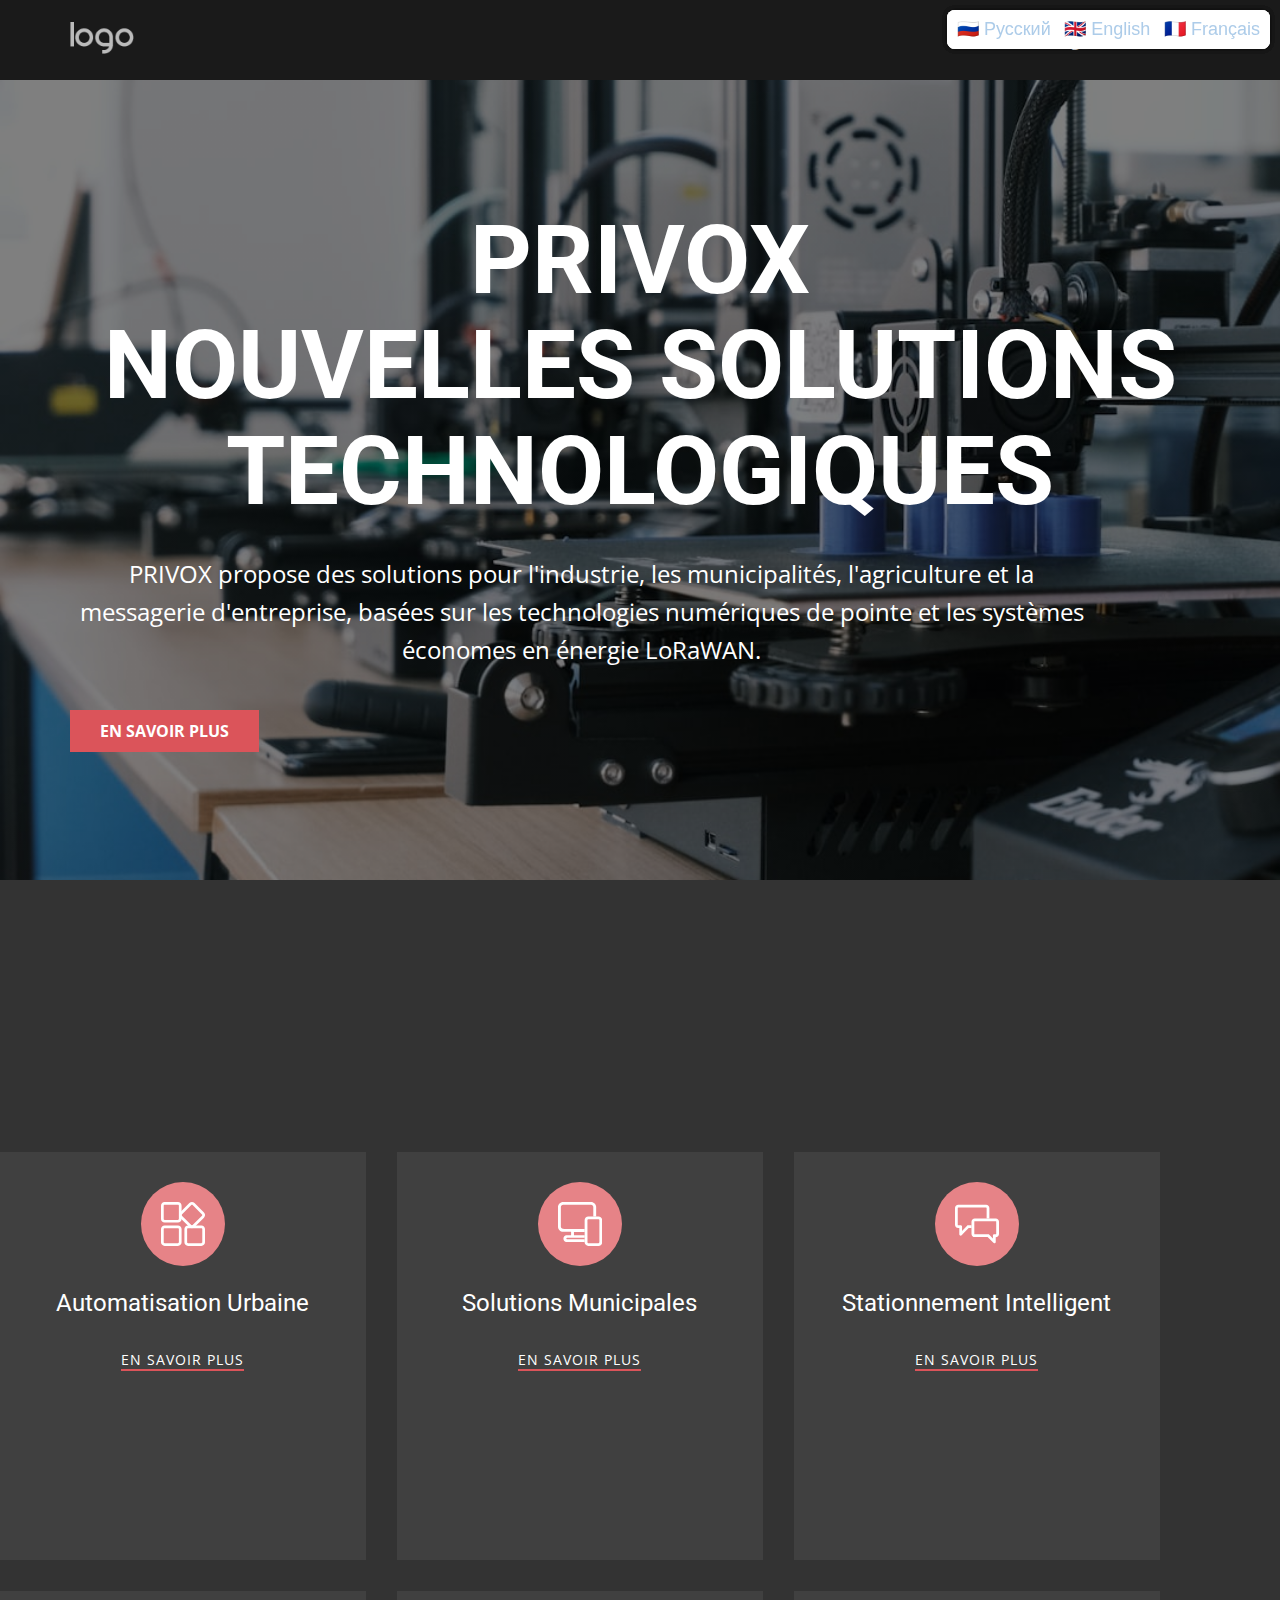
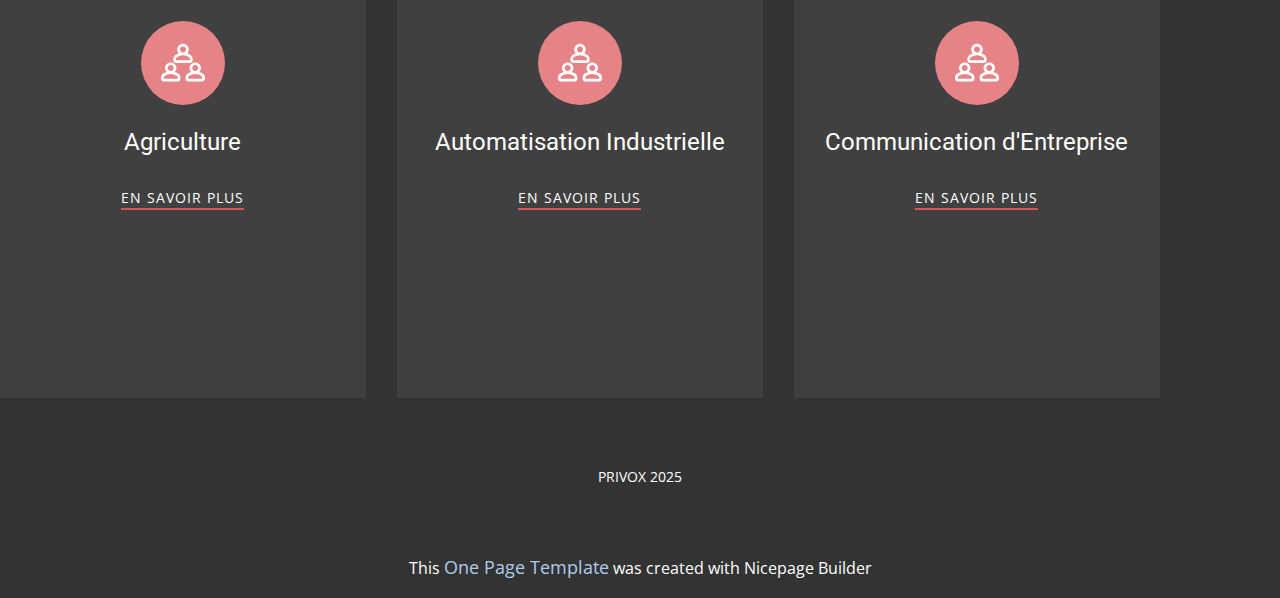
<file: index-fr.html>
<!DOCTYPE html>
<html lang="ru" style="font-size: 16px;">
 <head>
  <meta content="width=device-width, initial-scale=1.0" name="viewport"/>
  <meta charset="utf-8"/>
  <meta content="Муниципальные решения, Технологии для сельского хозяйства, Умные парковки, Что люди говорят о нас, О нас и нашей работе, Сельское хозяйство, Автоматизация производства на высоком уровне, Промышленная автоматизация, Наша команда, Наши корпоративные партнеры" name="keywords"/>
  <meta content="" name="description"/>
  <title>
  PRIVOX
  </title>
  <link href="nicepage.css" media="screen" rel="stylesheet"/>
  <link href="index.css" media="screen" rel="stylesheet"/>
  <script class="u-script" defer="" src="jquery.js" type="text/javascript">
  </script>
  <script class="u-script" defer="" src="nicepage.js" type="text/javascript">
  </script>
  <meta content="Nicepage 7.10.10, nicepage.com" name="generator"/>
  <link href="https://fonts.googleapis.com/css?family=Roboto:100,100i,200,200i,300,300i,400,400i,500,500i,600,600i,700,700i,800,800i,900,900i|Open+Sans:300,300i,400,400i,500,500i,600,600i,700,700i,800,800i" id="u-theme-google-font" rel="stylesheet"/>
  <script type="application/ld+json">
   {
		"@context": "http://schema.org",
		"@type": "Organization",
		"name": "",
		"logo": "images/default-logo.png"
}
  </script>
  <meta content="#478ac9" name="theme-color"/>
  <meta content="Page 1" property="og:title"/>
  <meta content="website" property="og:type"/>
  <meta data-intl-tel-input-cdn-path="intlTelInput/"/>
 </head>
 <body class="u-body u-grey-90 u-xl-mode" data-home-page="Page-1.html" data-home-page-title="Page 1" data-include-products="false" data-lang="ru" data-path-to-root="./">
  <div style="position: fixed; top: 10px; right: 10px; z-index: 9999; background: white; padding: 5px 10px; border-radius: 8px; box-shadow: 0 0 5px rgba(0,0,0,0.2); font-family: sans-serif;">
   <a href="index.html">
    🇷🇺 Русский
   </a>
   |
   <a href="index-en.html">
    🇬🇧 English
   </a>
   |
   <a href="index-fr.html">
    🇫🇷 Français
   </a>
  </div>
  <div style="position: fixed; top: 10px; right: 10px; z-index: 9999; background: white; padding: 5px 10px; border-radius: 8px; box-shadow: 0 0 5px rgba(0,0,0,0.2); font-family: sans-serif;">
   <a href="index.html">
    🇷🇺 Русский
   </a>
   |
   <a href="index-en.html">
    🇬🇧 English
   </a>
   |
   <a href="index-fr.html">
    🇫🇷 Français
   </a>
  </div>
  <div style="position: fixed; top: 10px; right: 10px; z-index: 9999; background: white; padding: 5px 10px; border-radius: 8px; box-shadow: 0 0 5px rgba(0,0,0,0.2); font-family: sans-serif;">
   <a href="index.html">
    🇷🇺 Русский
   </a>
   |
   <a href="index-en.html">
    🇬🇧 English
   </a>
   |
   <a href="index-fr.html">
    🇫🇷 Français
   </a>
  </div>
  <div style="position: fixed; top: 10px; right: 10px; z-index: 9999; background: white; padding: 5px 10px; border-radius: 8px; box-shadow: 0 0 5px rgba(0,0,0,0.2); font-family: sans-serif;">
   <a href="index.html">
    🇷🇺 Русский
   </a>
   |
   <a href="index-en.html">
    🇬🇧 English
   </a>
   |
   <a href="index-fr.html">
    🇫🇷 Français
   </a>
  </div>
  <header class="u-clearfix u-header u-header" id="header">
   <div class="u-clearfix u-sheet u-valign-middle u-sheet-1">
    <a class="u-image u-logo u-image-1" href="#">
     <img class="u-logo-image u-logo-image-1" src="images/default-logo.png"/>
    </a>
    <nav aria-label="Menu navigation" class="u-menu u-menu-one-level u-offcanvas u-menu-1" role="navigation">
     <div class="menu-collapse" style="font-size: 1rem; letter-spacing: 0px;">
      <a aria-controls="f500" aria-label="Open menu" class="u-button-style u-custom-left-right-menu-spacing u-custom-padding-bottom u-custom-top-bottom-menu-spacing u-hamburger-link u-nav-link u-text-active-palette-1-base u-text-hover-palette-2-base" href="#" tabindex="-1">
       <svg class="u-svg-link" viewbox="0 0 24 24">
        <use xlink:href="#menu-hamburger">
        </use>
       </svg>
       <svg class="u-svg-content" id="menu-hamburger" version="1.1" viewbox="0 0 16 16" x="0px" xmlns="http://www.w3.org/2000/svg" xmlns:xlink="http://www.w3.org/1999/xlink" y="0px">
        <g>
         <rect height="2" width="16" y="1">
         </rect>
         <rect height="2" width="16" y="7">
         </rect>
         <rect height="2" width="16" y="13">
         </rect>
        </g>
       </svg>
      </a>
     </div>
     <div class="u-nav-container">
      <ul class="u-nav u-unstyled u-nav-1" role="menubar">
       <li class="u-nav-item" role="none">
        <a class="u-button-style u-nav-link u-text-active-palette-1-base u-text-hover-palette-2-base" href="./" role="menuitem" style="padding: 10px 20px;">
         Page 1
        </a>
       </li>
       <li class="u-nav-item" role="none">
        <a class="u-button-style u-nav-link u-text-active-palette-1-base u-text-hover-palette-2-base" href="О-нас.html" role="menuitem" style="padding: 10px 20px;">
         
        </a>
       </li>
       <li class="u-nav-item" role="none">
        <a class="u-button-style u-nav-link u-text-active-palette-1-base u-text-hover-palette-2-base" href="Контакты.html" role="menuitem" style="padding: 10px 20px;">
         
        </a>
       </li>
      </ul>
     </div>
     <div aria-label="Menu panel" class="u-nav-container-collapse" id="f500" role="region">
      <div class="u-black u-container-style u-inner-container-layout u-opacity u-opacity-95 u-sidenav">
       <div class="u-inner-container-layout u-sidenav-overflow">
        <div aria-label="Close menu" class="u-menu-close" tabindex="-1">
        </div>
        <ul class="u-align-center u-nav u-popupmenu-items u-unstyled u-nav-2">
         <li class="u-nav-item">
          <a class="u-button-style u-nav-link" href="./">
          Page 1
          </a>
         </li>
         <li class="u-nav-item">
          <a class="u-button-style u-nav-link" href="О-нас.html">
         De nous
          </a>
         </li>
         <li class="u-nav-item">
          <a class="u-button-style u-nav-link" href="Контакты.html">
           Contacts
          </a>
         </li>
        </ul>
       </div>
      </div>
      <div class="u-black u-menu-overlay u-opacity u-opacity-70">
      </div>
     </div>
    </nav>
   </div>
  </header>
  <section class="u-align-left u-clearfix u-container-align-left u-image u-shading u-section-1" id="sec-c5ca">
   <div class="u-clearfix u-sheet u-valign-middle u-sheet-1">
    <h1 class="u-align-center u-text u-text-default u-title u-text-1">
     PRIVOX
     <br/>
     Nouvelles solutions technologiques
    </h1>
    <p class="u-align-center u-large-text u-text u-text-variant u-text-2">
     PRIVOX propose des solutions pour l'industrie, les municipalités, l'agriculture et la messagerie d'entreprise, basées sur les technologies numériques de pointe et les systèmes économes en énergie LoRaWAN.
    </p>
    <a class="u-align-left u-btn u-button-style u-palette-2-base u-btn-1" href="#">
     En savoir plus
    </a>
   </div>
  </section>
  <section class="u-align-center u-clearfix u-grey-80 u-section-2" id="sec-16fd">
   <div class="custom-expanded u-layout-grid u-list u-list-1">
    <div class="u-repeater u-repeater-1">
     <div class="u-align-center u-container-style u-grey-75 u-list-item u-repeater-item u-video-cover u-list-item-1" data-animation-delay="0" data-animation-direction="" data-animation-duration="0" data-animation-name="">
      <div class="u-container-layout u-similar-container u-valign-top-lg u-valign-top-md u-valign-top-sm u-valign-top-xs u-container-layout-1">
       <span class="u-align-center u-icon u-icon-circle u-palette-2-light-1 u-text-white u-icon-1">
        <svg class="u-svg-link" preserveaspectratio="xMidYMin slice" style="" viewbox="0 0 128 128">
         <use xlink:href="#svg-16e2">
         </use>
        </svg>
        <svg class="u-svg-content" id="svg-16e2" viewbox="0 0 128 128">
         <path d="m117.4 76c1.5 0 2.7 1.2 2.7 2.7v38.7c0 1.5-1.2 2.7-2.7 2.7h-38.7c-1.5 0-2.7-1.2-2.7-2.7v-38.7c0-1.5 1.2-2.7 2.7-2.7h38.7m0-7.9h-38.7c-5.8 0-10.6 4.8-10.6 10.6v38.7c0 5.8 4.8 10.6 10.6 10.6h38.7c5.8 0 10.6-4.8 10.6-10.6v-38.7c0-5.8-4.8-10.6-10.6-10.6z">
         </path>
         <path d="m49.3 7.9c1.5 0 2.7 1.2 2.7 2.7v38.7c0 1.5-1.2 2.7-2.7 2.7h-38.7c-1.5 0-2.7-1.2-2.7-2.7v-38.7c0-1.5 1.2-2.7 2.7-2.7h38.7m0-7.9h-38.7c-5.8 0-10.6 4.8-10.6 10.6v38.7c0 5.8 4.8 10.6 10.6 10.6h38.7c5.8 0 10.6-4.8 10.6-10.6v-38.7c0-5.8-4.8-10.6-10.6-10.6z">
         </path>
         <path d="m90 7.9c0.7 0 1.4 0.3 1.9 0.8l27.4 27.4c1 1 1 2.7 0 3.8l-27.4 27.3c-0.5 0.5-1.2 0.8-1.9 0.8s-1.4-0.3-1.9-0.8l-27.3-27.3c-1-1-1-2.7 0-3.8l27.3-27.4c0.6-0.5 1.3-0.8 1.9-0.8m0-7.9c-2.8 0-5.5 1.1-7.5 3.1l-27.3 27.4c-2 2-3.1 4.7-3.1 7.5s1.1 5.5 3.1 7.5l27.4 27.4c2 2 4.7 3.1 7.5 3.1s5.5-1.1 7.5-3.1l27.4-27.4c2-2 3.1-4.7 3.1-7.5s-1.1-5.5-3.1-7.5l-27.5-27.4c-2-2-4.6-3.1-7.5-3.1z">
         </path>
         <path d="m49.3 76c1.5 0 2.7 1.2 2.7 2.7v38.7c0 1.5-1.2 2.7-2.7 2.7h-38.7c-1.5 0-2.7-1.2-2.7-2.7v-38.7c0-1.5 1.2-2.7 2.7-2.7h38.7m0-7.9h-38.7c-5.8 0-10.6 4.8-10.6 10.6v38.7c0 5.8 4.8 10.6 10.6 10.6h38.7c5.8 0 10.6-4.8 10.6-10.6v-38.7c0-5.8-4.8-10.6-10.6-10.6z">
         </path>
        </svg>
       </span>
       <h4 class="u-align-center u-text u-text-1">
        Automatisation Urbaine
       </h4>
       <a class="u-active-none u-align-center u-border-2 u-border-active-palette-2-base u-border-hover-palette-2-base u-border-no-left u-border-no-right u-border-no-top u-border-palette-2-base u-btn u-button-style u-hover-none u-none u-text-active-palette-2-base u-text-body-alt-color u-text-hover-palette-2-base u-btn-1" href="">
        En savoir plus
       </a>
      </div>
     </div>
     <div class="u-align-center u-container-style u-grey-75 u-list-item u-repeater-item u-video-cover u-list-item-2" data-animation-delay="0" data-animation-direction="" data-animation-duration="0" data-animation-name="">
      <div class="u-container-layout u-similar-container u-valign-top-lg u-valign-top-md u-valign-top-sm u-valign-top-xs u-container-layout-2">
       <span class="u-align-center u-icon u-icon-circle u-palette-2-light-1 u-text-white u-icon-2">
        <svg class="u-svg-link" preserveaspectratio="xMidYMin slice" style="" viewbox="0 0 128 128">
         <use xlink:href="#svg-7914">
         </use>
        </svg>
        <svg class="u-svg-content" id="svg-7914" viewbox="0 0 128 128">
         <path d="m26.4 108.7c-1.2 0-2.2-1-2.2-2.2s1-2.2 4.7-2.2h48.7v-7.4h-31.2v-9.9h31.2v-8.4h-58.7c-7.7 0-10.6-3-10.6-6.6v-57.1c0-3.7 3-6.6 6.6-6.6h81.2c3.7 0 6.6 3 6.6 6.6v27h8.3v-27c0-8.2-6.7-14.9-14.9-14.9h-81.2c-8.2 0-14.9 6.7-14.9 14.9v57.1c0 8.2 6.7 14.9 14.9 14.9h23.2v10.1h-13.8c-4.3 0-8.5 3.7-8.5 9.5v0.2c0 4.6 3.7 9.3 8.3 9.3h53.5v-7.3h-51.2z">
         </path>
         <path d="m118 41.9h-30c-5.8 0-10.5 4.7-10.5 10.6 0 0 0.1 66.3 0.1 66.4 0 4.3 5.1 9 10.4 9h30c5.6 0 10.2-4.4 10.5-10.1v-65.3c0-5.9-4.7-10.6-10.5-10.6zm2.4 75.5c-0.1 1.3-1.1 2.3-2.4 2.3h-30c-1 0-1.9-0.7-2.2-1.6l-0.2-65.6c0-1.3 1.1-2.4 2.4-2.4h30c1.3 0 2.4 1.1 2.4 2.4v64.9z">
         </path>
        </svg>
       </span>
       <h4 class="u-align-center u-text u-text-2">
        Solutions Municipales
       </h4>
       <a class="u-active-none u-align-center u-border-2 u-border-active-palette-2-base u-border-hover-palette-2-base u-border-no-left u-border-no-right u-border-no-top u-border-palette-2-base u-btn u-button-style u-hover-none u-none u-text-active-palette-2-base u-text-body-alt-color u-text-hover-palette-2-base u-btn-2" href="">
        En savoir plus
       </a>
      </div>
     </div>
     <div class="u-align-center u-container-style u-grey-75 u-list-item u-repeater-item u-video-cover u-list-item-3" data-animation-delay="0" data-animation-direction="" data-animation-duration="0" data-animation-name="">
      <div class="u-container-layout u-similar-container u-valign-top-lg u-valign-top-md u-valign-top-sm u-valign-top-xs u-container-layout-3">
       <span class="u-align-center u-icon u-icon-circle u-palette-2-light-1 u-text-white u-icon-3">
        <svg class="u-svg-link" preserveaspectratio="xMidYMin slice" style="" viewbox="0 0 128 128">
         <use xlink:href="#svg-9fea">
         </use>
        </svg>
        <svg class="u-svg-content" id="svg-9fea" viewbox="0 0 128 128">
         <path d="m118.6 47.8h-61.2c-5.2 0-9.4 4.2-9.4 9.3v35.7c0 5.1 4.2 9.3 9.4 9.3h37.5l16.8 16.8c2.5 2.5 6.8 0.7 6.8-2.8v-10-3.9h0.1c5.2 0 9.4-4.2 9.4-9.3v-35.8c0-5.1-4.2-9.3-9.4-9.3zm1.2 45c0 0.7-0.5 1.2-1.2 1.2h-5.2c-1.6 0-2.9 1.2-3.1 2.8v9.2l-11.2-11.2c-0.5-0.5-1.3-0.8-2-0.8h-39.7c-0.7 0-1.2-0.5-1.2-1.2v-35.7c0-0.7 0.5-1.2 1.2-1.2h61.3c0.7 0 1.2 0.5 1.2 1.2v35.7z">
         </path>
         <path d="m38.1 67.7c-1 0-2 0.4-2.7 1-0.1 0-0.1 0.1-0.2 0.2l-14.7 15.1v-12.5c-0.2-2.1-1.9-3.8-4-3.8h-6.9c-0.9 0-1.6-0.7-1.6-1.6v-48.3c0-0.9 0.7-1.6 1.6-1.6h80.8c0.9 0 1.6 0.7 1.6 1.6v30.1h8v-30.1c0-5.4-4.3-9.8-9.6-9.8h-80.8c-5.3 0-9.6 4.4-9.6 9.8v48.3c0 5.4 4.3 9.8 9.6 9.8h2.9v8.1 10c0 3.6 4.4 5.3 6.9 2.8l6.8-7 13.6-13.9h8.2v-8.2h-9.9z">
         </path>
        </svg>
       </span>
       <h4 class="u-align-center u-text u-text-3">
        Stationnement Intelligent
       </h4>
       <a class="u-active-none u-align-center u-border-2 u-border-active-palette-2-base u-border-hover-palette-2-base u-border-no-left u-border-no-right u-border-no-top u-border-palette-2-base u-btn u-button-style u-hover-none u-none u-text-active-palette-2-base u-text-body-alt-color u-text-hover-palette-2-base u-btn-3" href="">
       En savoir plus
       </a>
      </div>
     </div>
     <div class="u-align-center u-container-style u-grey-75 u-list-item u-repeater-item u-video-cover u-list-item-4" data-animation-delay="0" data-animation-direction="" data-animation-duration="0" data-animation-name="">
      <div class="u-container-layout u-similar-container u-valign-top-lg u-valign-top-md u-valign-top-sm u-valign-top-xs u-container-layout-4">
       <span class="u-align-center u-icon u-icon-circle u-palette-2-light-1 u-text-white u-icon-4">
        <svg class="u-svg-link" preserveaspectratio="xMidYMin slice" style="" viewbox="0 0 128 128">
         <use xlink:href="#svg-df02">
         </use>
        </svg>
        <svg class="u-svg-content" id="svg-df02" viewbox="0 0 128 128">
         <path d="m44.1 63.9h39.8c4.6 0 8.4-3.9 8.4-8.8v-1.8c0-5.6-2.8-10.7-7.3-13.3-2.4-1.4-5.4-2.9-8.8-4.1 2.8-3 4.6-6.9 4.6-11.3-0.1-9.2-7.6-16.6-16.8-16.6s-16.7 7.4-16.7 16.5c0 4.4 1.7 8.4 4.6 11.3-3.4 1.2-6.5 2.7-8.8 4.1-4.5 2.7-7.3 7.7-7.3 13.3v1.8c-0.1 4.9 3.7 8.9 8.3 8.9zm19.9-48c4.8 0 8.7 3.9 8.7 8.6 0 4.8-3.9 8.6-8.7 8.6s-8.7-3.9-8.7-8.6 3.9-8.6 8.7-8.6zm-20.3 37.3c0-2.7 1.3-5.3 3.4-6.5 4-2.3 10.2-5.1 16.9-5.1s12.9 2.8 16.9 5.1c2.1 1.2 3.4 3.8 3.4 6.5v1.8c0 0.6-0.3 0.9-0.4 0.9h-39.8c-0.1 0-0.4-0.3-0.4-0.9v-1.8zm5.5 40.9c-2.4-1.4-5.4-2.9-8.8-4.1 2.8-3 4.6-7 4.6-11.3 0-9.1-7.5-16.5-16.7-16.5s-16.7 7.4-16.7 16.5c0 4.4 1.7 8.4 4.6 11.3-3.4 1.2-6.5 2.7-8.8 4.1-4.6 2.6-7.4 7.7-7.4 13.3v1.8c0 4.9 3.8 8.8 8.4 8.8h39.8c4.6 0 8.4-3.9 8.4-8.8v-1.8c0-5.6-2.8-10.7-7.4-13.3zm-20.9-24.1c4.8 0 8.7 3.9 8.7 8.6 0 4.8-3.9 8.6-8.7 8.6s-8.7-3.9-8.7-8.6 3.9-8.6 8.7-8.6zm20.3 39.2c0 0.6-0.3 0.9-0.4 0.9h-39.8c-0.1 0-0.4-0.3-0.4-0.9v-1.8c0-2.7 1.3-5.3 3.4-6.5 4-2.3 10.2-5.1 16.9-5.1s12.9 2.8 16.9 5.1c2.1 1.2 3.4 3.8 3.4 6.5v1.8zm72.1-15.1c-2.4-1.4-5.4-2.9-8.8-4.1 2.8-3 4.6-6.9 4.6-11.3 0-9.1-7.5-16.5-16.7-16.5s-16.7 7.4-16.7 16.5c-0.1 4.3 1.7 8.3 4.5 11.3-3.4 1.2-6.5 2.7-8.8 4.1-4.5 2.7-7.3 7.7-7.3 13.3v1.8c0 4.9 3.8 8.8 8.4 8.8h39.8c4.6 0 8.4-3.9 8.4-8.8v-1.8c-0.1-5.6-2.9-10.7-7.4-13.3zm-21-24.1c4.8 0 8.7 3.9 8.7 8.6 0 4.8-3.9 8.6-8.7 8.6s-8.7-3.9-8.7-8.6 3.9-8.6 8.7-8.6zm20.3 39.2c0 0.6-0.3 0.9-0.4 0.9h-39.8c-0.1 0-0.4-0.3-0.4-0.9v-1.8c0-2.7 1.3-5.3 3.4-6.5 4-2.3 10.2-5.1 16.9-5.1s12.9 2.8 16.9 5.1c2.1 1.2 3.4 3.8 3.4 6.5v1.8z">
         </path>
        </svg>
       </span>
       <h4 class="u-align-center u-text u-text-4">
        Agriculture
       </h4>
       <a class="u-active-none u-align-center u-border-2 u-border-active-palette-2-base u-border-hover-palette-2-base u-border-no-left u-border-no-right u-border-no-top u-border-palette-2-base u-btn u-button-style u-hover-none u-none u-text-active-palette-2-base u-text-body-alt-color u-text-hover-palette-2-base u-btn-4" href="">
        En savoir plus
       </a>
      </div>
     </div>
     <div class="u-align-center u-container-style u-grey-75 u-list-item u-repeater-item u-video-cover u-list-item-5" data-animation-delay="0" data-animation-direction="" data-animation-duration="0" data-animation-name="">
      <div class="u-container-layout u-similar-container u-valign-top-lg u-valign-top-md u-valign-top-sm u-valign-top-xs u-container-layout-5">
       <span class="u-align-center u-icon u-icon-circle u-palette-2-light-1 u-text-white u-icon-5">
        <svg class="u-svg-link" preserveaspectratio="xMidYMin slice" style="" viewbox="0 0 128 128">
         <use xlink:href="#svg-9c45">
         </use>
        </svg>
        <svg class="u-svg-content" id="svg-9c45" viewbox="0 0 128 128">
         <path d="m44.1 63.9h39.8c4.6 0 8.4-3.9 8.4-8.8v-1.8c0-5.6-2.8-10.7-7.3-13.3-2.4-1.4-5.4-2.9-8.8-4.1 2.8-3 4.6-6.9 4.6-11.3-0.1-9.2-7.6-16.6-16.8-16.6s-16.7 7.4-16.7 16.5c0 4.4 1.7 8.4 4.6 11.3-3.4 1.2-6.5 2.7-8.8 4.1-4.5 2.7-7.3 7.7-7.3 13.3v1.8c-0.1 4.9 3.7 8.9 8.3 8.9zm19.9-48c4.8 0 8.7 3.9 8.7 8.6 0 4.8-3.9 8.6-8.7 8.6s-8.7-3.9-8.7-8.6 3.9-8.6 8.7-8.6zm-20.3 37.3c0-2.7 1.3-5.3 3.4-6.5 4-2.3 10.2-5.1 16.9-5.1s12.9 2.8 16.9 5.1c2.1 1.2 3.4 3.8 3.4 6.5v1.8c0 0.6-0.3 0.9-0.4 0.9h-39.8c-0.1 0-0.4-0.3-0.4-0.9v-1.8zm5.5 40.9c-2.4-1.4-5.4-2.9-8.8-4.1 2.8-3 4.6-7 4.6-11.3 0-9.1-7.5-16.5-16.7-16.5s-16.7 7.4-16.7 16.5c0 4.4 1.7 8.4 4.6 11.3-3.4 1.2-6.5 2.7-8.8 4.1-4.6 2.6-7.4 7.7-7.4 13.3v1.8c0 4.9 3.8 8.8 8.4 8.8h39.8c4.6 0 8.4-3.9 8.4-8.8v-1.8c0-5.6-2.8-10.7-7.4-13.3zm-20.9-24.1c4.8 0 8.7 3.9 8.7 8.6 0 4.8-3.9 8.6-8.7 8.6s-8.7-3.9-8.7-8.6 3.9-8.6 8.7-8.6zm20.3 39.2c0 0.6-0.3 0.9-0.4 0.9h-39.8c-0.1 0-0.4-0.3-0.4-0.9v-1.8c0-2.7 1.3-5.3 3.4-6.5 4-2.3 10.2-5.1 16.9-5.1s12.9 2.8 16.9 5.1c2.1 1.2 3.4 3.8 3.4 6.5v1.8zm72.1-15.1c-2.4-1.4-5.4-2.9-8.8-4.1 2.8-3 4.6-6.9 4.6-11.3 0-9.1-7.5-16.5-16.7-16.5s-16.7 7.4-16.7 16.5c-0.1 4.3 1.7 8.3 4.5 11.3-3.4 1.2-6.5 2.7-8.8 4.1-4.5 2.7-7.3 7.7-7.3 13.3v1.8c0 4.9 3.8 8.8 8.4 8.8h39.8c4.6 0 8.4-3.9 8.4-8.8v-1.8c-0.1-5.6-2.9-10.7-7.4-13.3zm-21-24.1c4.8 0 8.7 3.9 8.7 8.6 0 4.8-3.9 8.6-8.7 8.6s-8.7-3.9-8.7-8.6 3.9-8.6 8.7-8.6zm20.3 39.2c0 0.6-0.3 0.9-0.4 0.9h-39.8c-0.1 0-0.4-0.3-0.4-0.9v-1.8c0-2.7 1.3-5.3 3.4-6.5 4-2.3 10.2-5.1 16.9-5.1s12.9 2.8 16.9 5.1c2.1 1.2 3.4 3.8 3.4 6.5v1.8z">
         </path>
        </svg>
       </span>
       <h4 class="u-align-center u-text u-text-5">
        Automatisation Industrielle
       </h4>
       <a class="u-active-none u-align-center u-border-2 u-border-active-palette-2-base u-border-hover-palette-2-base u-border-no-left u-border-no-right u-border-no-top u-border-palette-2-base u-btn u-button-style u-hover-none u-none u-text-active-palette-2-base u-text-body-alt-color u-text-hover-palette-2-base u-btn-5" href="">
      En savoir plus
       </a>
      </div>
     </div>
     <div class="u-align-center u-container-style u-grey-75 u-list-item u-repeater-item u-video-cover u-list-item-6" data-animation-delay="0" data-animation-direction="" data-animation-duration="0" data-animation-name="">
      <div class="u-container-layout u-similar-container u-valign-top-lg u-valign-top-md u-valign-top-sm u-valign-top-xs u-container-layout-6">
       <span class="u-align-center u-icon u-icon-circle u-palette-2-light-1 u-text-white u-icon-6">
        <svg class="u-svg-link" preserveaspectratio="xMidYMin slice" style="" viewbox="0 0 128 128">
         <use xlink:href="#svg-bf75">
         </use>
        </svg>
        <svg class="u-svg-content" id="svg-bf75" viewbox="0 0 128 128">
         <path d="m44.1 63.9h39.8c4.6 0 8.4-3.9 8.4-8.8v-1.8c0-5.6-2.8-10.7-7.3-13.3-2.4-1.4-5.4-2.9-8.8-4.1 2.8-3 4.6-6.9 4.6-11.3-0.1-9.2-7.6-16.6-16.8-16.6s-16.7 7.4-16.7 16.5c0 4.4 1.7 8.4 4.6 11.3-3.4 1.2-6.5 2.7-8.8 4.1-4.5 2.7-7.3 7.7-7.3 13.3v1.8c-0.1 4.9 3.7 8.9 8.3 8.9zm19.9-48c4.8 0 8.7 3.9 8.7 8.6 0 4.8-3.9 8.6-8.7 8.6s-8.7-3.9-8.7-8.6 3.9-8.6 8.7-8.6zm-20.3 37.3c0-2.7 1.3-5.3 3.4-6.5 4-2.3 10.2-5.1 16.9-5.1s12.9 2.8 16.9 5.1c2.1 1.2 3.4 3.8 3.4 6.5v1.8c0 0.6-0.3 0.9-0.4 0.9h-39.8c-0.1 0-0.4-0.3-0.4-0.9v-1.8zm5.5 40.9c-2.4-1.4-5.4-2.9-8.8-4.1 2.8-3 4.6-7 4.6-11.3 0-9.1-7.5-16.5-16.7-16.5s-16.7 7.4-16.7 16.5c0 4.4 1.7 8.4 4.6 11.3-3.4 1.2-6.5 2.7-8.8 4.1-4.6 2.6-7.4 7.7-7.4 13.3v1.8c0 4.9 3.8 8.8 8.4 8.8h39.8c4.6 0 8.4-3.9 8.4-8.8v-1.8c0-5.6-2.8-10.7-7.4-13.3zm-20.9-24.1c4.8 0 8.7 3.9 8.7 8.6 0 4.8-3.9 8.6-8.7 8.6s-8.7-3.9-8.7-8.6 3.9-8.6 8.7-8.6zm20.3 39.2c0 0.6-0.3 0.9-0.4 0.9h-39.8c-0.1 0-0.4-0.3-0.4-0.9v-1.8c0-2.7 1.3-5.3 3.4-6.5 4-2.3 10.2-5.1 16.9-5.1s12.9 2.8 16.9 5.1c2.1 1.2 3.4 3.8 3.4 6.5v1.8zm72.1-15.1c-2.4-1.4-5.4-2.9-8.8-4.1 2.8-3 4.6-6.9 4.6-11.3 0-9.1-7.5-16.5-16.7-16.5s-16.7 7.4-16.7 16.5c-0.1 4.3 1.7 8.3 4.5 11.3-3.4 1.2-6.5 2.7-8.8 4.1-4.5 2.7-7.3 7.7-7.3 13.3v1.8c0 4.9 3.8 8.8 8.4 8.8h39.8c4.6 0 8.4-3.9 8.4-8.8v-1.8c-0.1-5.6-2.9-10.7-7.4-13.3zm-21-24.1c4.8 0 8.7 3.9 8.7 8.6 0 4.8-3.9 8.6-8.7 8.6s-8.7-3.9-8.7-8.6 3.9-8.6 8.7-8.6zm20.3 39.2c0 0.6-0.3 0.9-0.4 0.9h-39.8c-0.1 0-0.4-0.3-0.4-0.9v-1.8c0-2.7 1.3-5.3 3.4-6.5 4-2.3 10.2-5.1 16.9-5.1s12.9 2.8 16.9 5.1c2.1 1.2 3.4 3.8 3.4 6.5v1.8z">
         </path>
        </svg>
       </span>
       <h4 class="u-align-center u-text u-text-6">
        Communication d'Entreprise
       </h4>
       <a class="u-active-none u-align-center u-border-2 u-border-active-palette-2-base u-border-hover-palette-2-base u-border-no-left u-border-no-right u-border-no-top u-border-palette-2-base u-btn u-button-style u-hover-none u-none u-text-active-palette-2-base u-text-body-alt-color u-text-hover-palette-2-base u-btn-6" href="">
      En savoir plus
       </a>
      </div>
     </div>
    </div>
   </div>
  </section>
  <footer class="u-align-center u-clearfix u-container-align-center u-footer u-grey-80 u-footer" id="footer">
   <div class="u-clearfix u-sheet u-sheet-1">
    <p class="u-small-text u-text u-text-variant u-text-1">
     PRIVOX 2025
    </p>
   </div>
  </footer>
  <section class="u-backlink u-clearfix u-grey-80">
   This
   <a href="https://nicepage.com/one-page-template">
    One Page Template
   </a>
   was created with Nicepage Builder
  </section>
 </body>
</html>
</file>
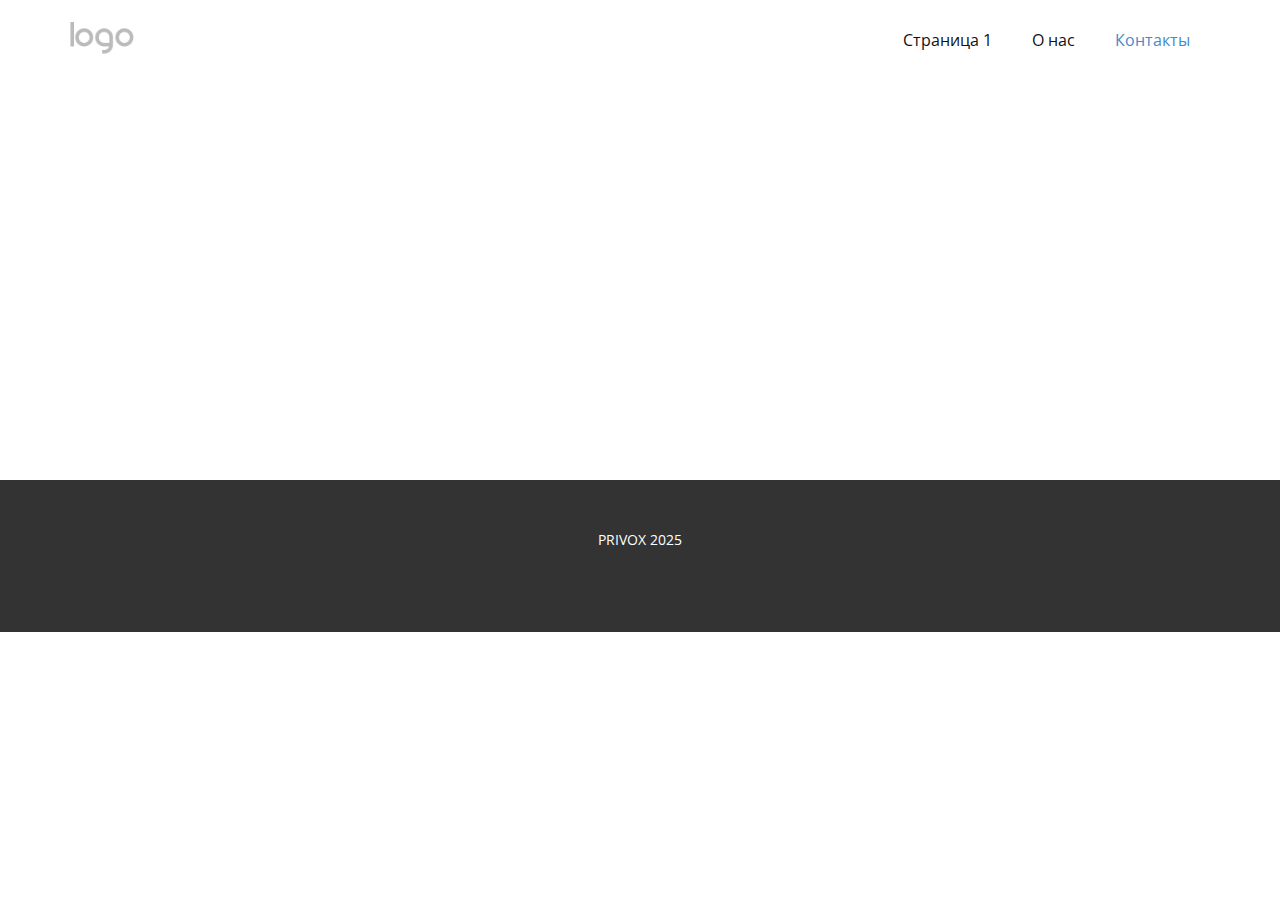
<file: Контакты.html>
<!DOCTYPE html>
<html style="font-size: 16px;" lang="ru"><head>
    <meta name="viewport" content="width=device-width, initial-scale=1.0">
    <meta charset="utf-8">
    <meta name="keywords" content="">
    <meta name="description" content="">
    <title>Контакты</title>
    <link rel="stylesheet" href="nicepage.css" media="screen">
<link rel="stylesheet" href="Контакты.css" media="screen">
    <script class="u-script" type="text/javascript" src="jquery.js" defer=""></script>
    <script class="u-script" type="text/javascript" src="nicepage.js" defer=""></script>
    <meta name="generator" content="Nicepage 7.10.10, nicepage.com">
    
    
    
    <link id="u-theme-google-font" rel="stylesheet" href="https://fonts.googleapis.com/css?family=Roboto:100,100i,200,200i,300,300i,400,400i,500,500i,600,600i,700,700i,800,800i,900,900i|Open+Sans:300,300i,400,400i,500,500i,600,600i,700,700i,800,800i">
    <script type="application/ld+json">{
		"@context": "http://schema.org",
		"@type": "Organization",
		"name": "",
		"logo": "images/default-logo.png"
}</script>
    <meta name="theme-color" content="#478ac9">
    <meta property="og:title" content="Контакты">
    <meta property="og:type" content="website">
  <meta data-intl-tel-input-cdn-path="intlTelInput/"></head>
  <body data-path-to-root="./" data-include-products="false" class="u-body u-xl-mode" data-lang="ru"><header class="u-clearfix u-header u-header" id="header"><div class="u-clearfix u-sheet u-valign-middle u-sheet-1">
        <a href="#" class="u-image u-logo u-image-1">
          <img src="images/default-logo.png" class="u-logo-image u-logo-image-1">
        </a>
        <nav class="u-menu u-menu-one-level u-offcanvas u-menu-1" role="navigation" aria-label="Menu navigation">
          <div class="menu-collapse" style="font-size: 1rem; letter-spacing: 0px;">
            <a class="u-button-style u-custom-left-right-menu-spacing u-custom-padding-bottom u-custom-top-bottom-menu-spacing u-hamburger-link u-nav-link u-text-active-palette-1-base u-text-hover-palette-2-base" href="#" tabindex="-1" aria-label="Open menu" aria-controls="f500">
              <svg class="u-svg-link" viewBox="0 0 24 24"><use xlink:href="#menu-hamburger"></use></svg>
              <svg class="u-svg-content" version="1.1" id="menu-hamburger" viewBox="0 0 16 16" x="0px" y="0px" xmlns:xlink="http://www.w3.org/1999/xlink" xmlns="http://www.w3.org/2000/svg"><g><rect y="1" width="16" height="2"></rect><rect y="7" width="16" height="2"></rect><rect y="13" width="16" height="2"></rect>
</g></svg>
            </a>
          </div>
          <div class="u-nav-container">
            <ul class="u-nav u-unstyled u-nav-1" role="menubar"><li class="u-nav-item" role="none"><a class="u-button-style u-nav-link u-text-active-palette-1-base u-text-hover-palette-2-base" href="./" style="padding: 10px 20px;" role="menuitem">Страница 1</a>
</li><li class="u-nav-item" role="none"><a class="u-button-style u-nav-link u-text-active-palette-1-base u-text-hover-palette-2-base" href="О-нас.html" style="padding: 10px 20px;" role="menuitem">О нас</a>
</li><li class="u-nav-item" role="none"><a class="u-button-style u-nav-link u-text-active-palette-1-base u-text-hover-palette-2-base" href="Контакты.html" style="padding: 10px 20px;" role="menuitem">Контакты</a>
</li></ul>
          </div>
          <div class="u-nav-container-collapse" id="f500" role="region" aria-label="Menu panel">
            <div class="u-black u-container-style u-inner-container-layout u-opacity u-opacity-95 u-sidenav">
              <div class="u-inner-container-layout u-sidenav-overflow">
                <div class="u-menu-close" tabindex="-1" aria-label="Close menu"></div>
                <ul class="u-align-center u-nav u-popupmenu-items u-unstyled u-nav-2"><li class="u-nav-item"><a class="u-button-style u-nav-link" href="./">Страница 1</a>
</li><li class="u-nav-item"><a class="u-button-style u-nav-link" href="О-нас.html">О нас</a>
</li><li class="u-nav-item"><a class="u-button-style u-nav-link" href="Контакты.html">Контакты</a>
</li></ul>
              </div>
            </div>
            <div class="u-black u-menu-overlay u-opacity u-opacity-70"></div>
          </div>
        </nav>
      </div></header>
    <section class="u-clearfix u-section-1" id="block-1">
      <div class="u-clearfix u-sheet u-sheet-1"></div>
    </section>
    
    
    
    <footer class="u-align-center u-clearfix u-container-align-center u-footer u-grey-80 u-footer" id="footer"><div class="u-clearfix u-sheet u-sheet-1">
        <p class="u-small-text u-text u-text-variant u-text-1">PRIVOX 2025</p>
      </div></footer>
    <section class="u-backlink u-clearfix u-grey-80"></section>
  
</body></html>
</file>
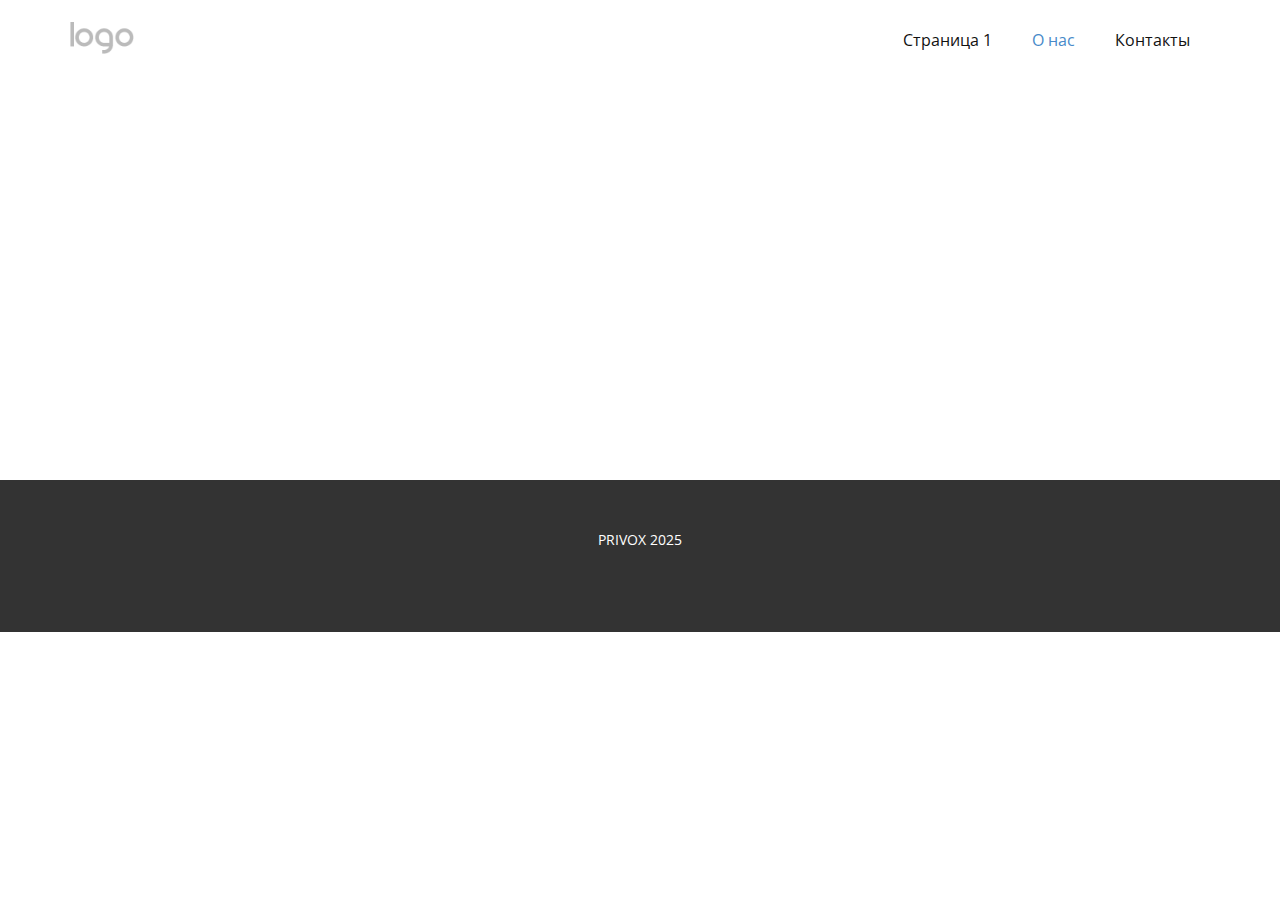
<file: О-нас.html>
<!DOCTYPE html>
<html style="font-size: 16px;" lang="ru"><head>
    <meta name="viewport" content="width=device-width, initial-scale=1.0">
    <meta charset="utf-8">
    <meta name="keywords" content="">
    <meta name="description" content="">
    <title>О нас</title>
    <link rel="stylesheet" href="nicepage.css" media="screen">
<link rel="stylesheet" href="О-нас.css" media="screen">
    <script class="u-script" type="text/javascript" src="jquery.js" defer=""></script>
    <script class="u-script" type="text/javascript" src="nicepage.js" defer=""></script>
    <meta name="generator" content="Nicepage 7.10.10, nicepage.com">
    
    
    
    <link id="u-theme-google-font" rel="stylesheet" href="https://fonts.googleapis.com/css?family=Roboto:100,100i,200,200i,300,300i,400,400i,500,500i,600,600i,700,700i,800,800i,900,900i|Open+Sans:300,300i,400,400i,500,500i,600,600i,700,700i,800,800i">
    <script type="application/ld+json">{
		"@context": "http://schema.org",
		"@type": "Organization",
		"name": "",
		"logo": "images/default-logo.png"
}</script>
    <meta name="theme-color" content="#478ac9">
    <meta property="og:title" content="О нас">
    <meta property="og:type" content="website">
  <meta data-intl-tel-input-cdn-path="intlTelInput/"></head>
  <body data-path-to-root="./" data-include-products="false" class="u-body u-xl-mode" data-lang="ru"><header class="u-clearfix u-header u-header" id="header"><div class="u-clearfix u-sheet u-valign-middle u-sheet-1">
        <a href="#" class="u-image u-logo u-image-1">
          <img src="images/default-logo.png" class="u-logo-image u-logo-image-1">
        </a>
        <nav class="u-menu u-menu-one-level u-offcanvas u-menu-1" role="navigation" aria-label="Menu navigation">
          <div class="menu-collapse" style="font-size: 1rem; letter-spacing: 0px;">
            <a class="u-button-style u-custom-left-right-menu-spacing u-custom-padding-bottom u-custom-top-bottom-menu-spacing u-hamburger-link u-nav-link u-text-active-palette-1-base u-text-hover-palette-2-base" href="#" tabindex="-1" aria-label="Open menu" aria-controls="f500">
              <svg class="u-svg-link" viewBox="0 0 24 24"><use xlink:href="#menu-hamburger"></use></svg>
              <svg class="u-svg-content" version="1.1" id="menu-hamburger" viewBox="0 0 16 16" x="0px" y="0px" xmlns:xlink="http://www.w3.org/1999/xlink" xmlns="http://www.w3.org/2000/svg"><g><rect y="1" width="16" height="2"></rect><rect y="7" width="16" height="2"></rect><rect y="13" width="16" height="2"></rect>
</g></svg>
            </a>
          </div>
          <div class="u-nav-container">
            <ul class="u-nav u-unstyled u-nav-1" role="menubar"><li class="u-nav-item" role="none"><a class="u-button-style u-nav-link u-text-active-palette-1-base u-text-hover-palette-2-base" href="./" style="padding: 10px 20px;" role="menuitem">Страница 1</a>
</li><li class="u-nav-item" role="none"><a class="u-button-style u-nav-link u-text-active-palette-1-base u-text-hover-palette-2-base" href="О-нас.html" style="padding: 10px 20px;" role="menuitem">О нас</a>
</li><li class="u-nav-item" role="none"><a class="u-button-style u-nav-link u-text-active-palette-1-base u-text-hover-palette-2-base" href="Контакты.html" style="padding: 10px 20px;" role="menuitem">Контакты</a>
</li></ul>
          </div>
          <div class="u-nav-container-collapse" id="f500" role="region" aria-label="Menu panel">
            <div class="u-black u-container-style u-inner-container-layout u-opacity u-opacity-95 u-sidenav">
              <div class="u-inner-container-layout u-sidenav-overflow">
                <div class="u-menu-close" tabindex="-1" aria-label="Close menu"></div>
                <ul class="u-align-center u-nav u-popupmenu-items u-unstyled u-nav-2"><li class="u-nav-item"><a class="u-button-style u-nav-link" href="./">Страница 1</a>
</li><li class="u-nav-item"><a class="u-button-style u-nav-link" href="О-нас.html">О нас</a>
</li><li class="u-nav-item"><a class="u-button-style u-nav-link" href="Контакты.html">Контакты</a>
</li></ul>
              </div>
            </div>
            <div class="u-black u-menu-overlay u-opacity u-opacity-70"></div>
          </div>
        </nav>
      </div></header>
    <section class="u-clearfix u-section-1" id="block-1">
      <div class="u-clearfix u-sheet u-sheet-1"></div>
    </section>
    
    
    
    <footer class="u-align-center u-clearfix u-container-align-center u-footer u-grey-80 u-footer" id="footer"><div class="u-clearfix u-sheet u-sheet-1">
        <p class="u-small-text u-text u-text-variant u-text-1">PRIVOX 2025</p>
      </div></footer>
    <section class="u-backlink u-clearfix u-grey-80"></section>
  
</body></html>
</file>
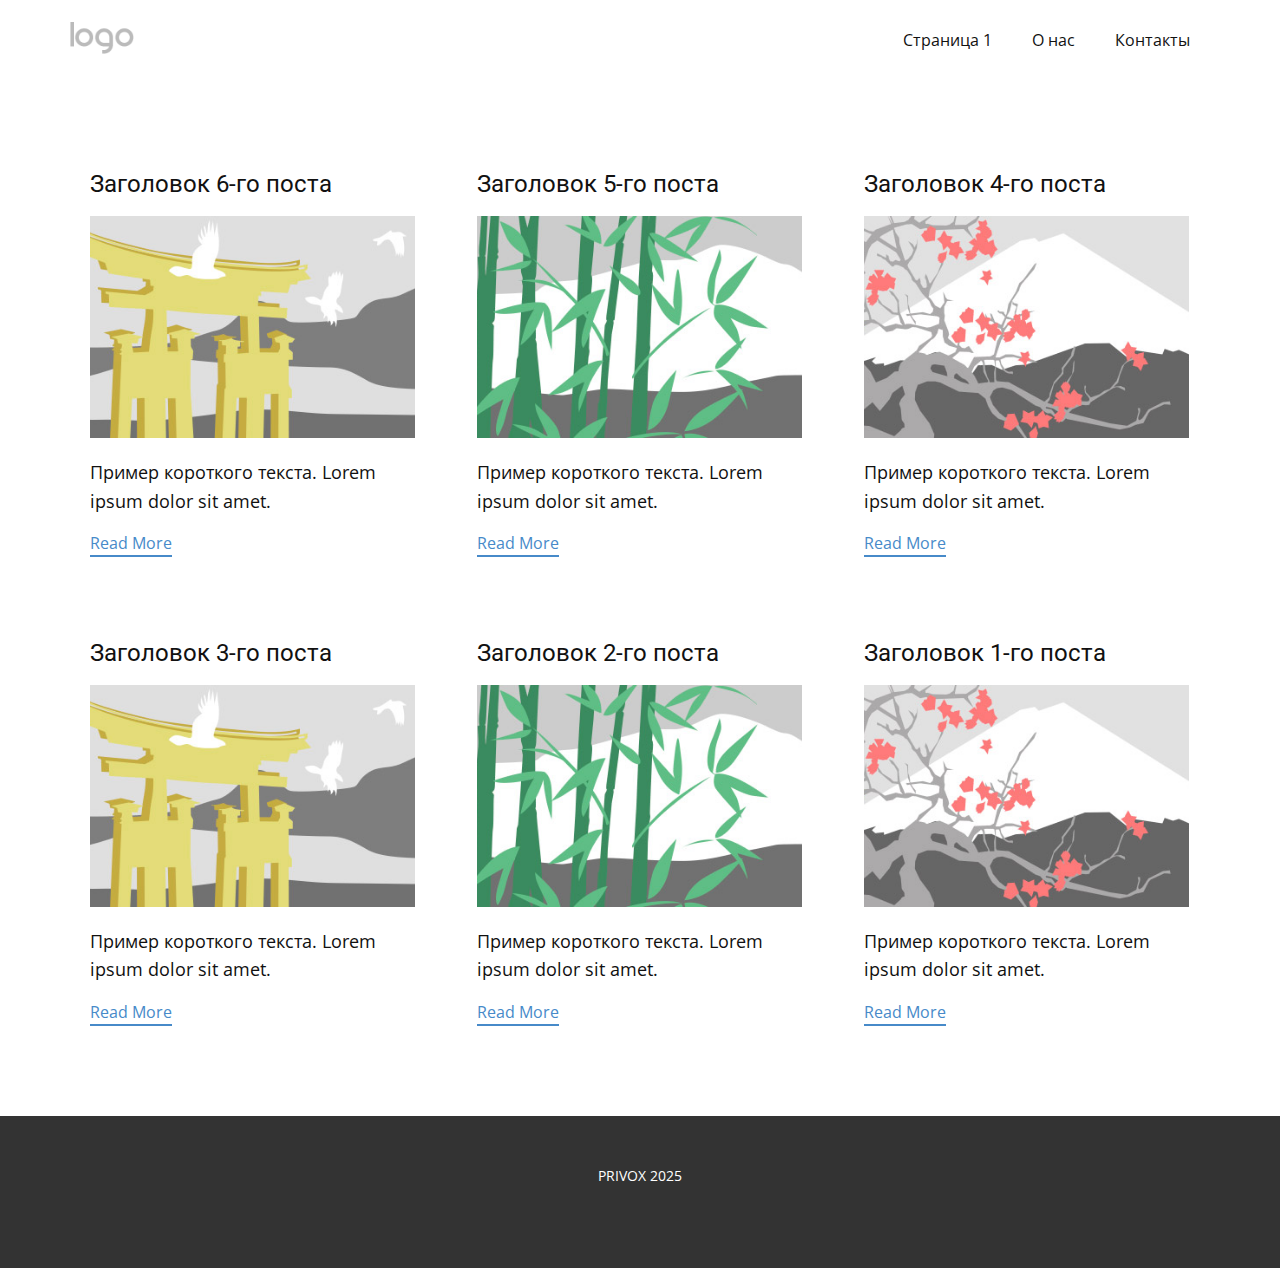
<file: blog/blog.html>
<!DOCTYPE html>
<html style="font-size: 16px;" lang="ru"><head>
    <meta name="viewport" content="width=device-width, initial-scale=1.0">
    <meta charset="utf-8">
    <meta name="keywords" content="">
    <meta name="description" content="">
    <title>Блог</title>
    <link rel="stylesheet" href="../nicepage.css" media="screen">
<link rel="stylesheet" href="../Blog-Template.css" media="screen">
    <script class="u-script" type="text/javascript" src="../jquery.js" defer=""></script>
    <script class="u-script" type="text/javascript" src="../nicepage.js" defer=""></script>
    <meta name="generator" content="Nicepage 7.10.10, nicepage.com">
    
    
    
    <link id="u-theme-google-font" rel="stylesheet" href="https://fonts.googleapis.com/css?family=Roboto:100,100i,200,200i,300,300i,400,400i,500,500i,600,600i,700,700i,800,800i,900,900i|Open+Sans:300,300i,400,400i,500,500i,600,600i,700,700i,800,800i">
    <script type="application/ld+json">{
		"@context": "http://schema.org",
		"@type": "Organization",
		"name": "",
		"logo": "images/default-logo.png"
}</script>
    <meta name="theme-color" content="#478ac9">
  <meta data-intl-tel-input-cdn-path="intlTelInput/"></head>
  <body data-path-to-root="../" data-include-products="false" class="u-body u-xl-mode" data-lang="ru"><header class="u-clearfix u-header u-header" id="header"><div class="u-clearfix u-sheet u-valign-middle u-sheet-1">
        <a href="#" class="u-image u-logo u-image-1">
          <img src="../images/default-logo.png" class="u-logo-image u-logo-image-1">
        </a>
        <nav class="u-menu u-menu-one-level u-offcanvas u-menu-1" role="navigation" aria-label="Menu navigation">
          <div class="menu-collapse" style="font-size: 1rem; letter-spacing: 0px;">
            <a class="u-button-style u-custom-left-right-menu-spacing u-custom-padding-bottom u-custom-top-bottom-menu-spacing u-hamburger-link u-nav-link u-text-active-palette-1-base u-text-hover-palette-2-base" href="#" tabindex="-1" aria-label="Open menu" aria-controls="f500">
              <svg class="u-svg-link" viewBox="0 0 24 24"><use xlink:href="#menu-hamburger"></use></svg>
              <svg class="u-svg-content" version="1.1" id="menu-hamburger" viewBox="0 0 16 16" x="0px" y="0px" xmlns:xlink="http://www.w3.org/1999/xlink" xmlns="http://www.w3.org/2000/svg"><g><rect y="1" width="16" height="2"></rect><rect y="7" width="16" height="2"></rect><rect y="13" width="16" height="2"></rect>
</g></svg>
            </a>
          </div>
          <div class="u-nav-container">
            <ul class="u-nav u-unstyled u-nav-1" role="menubar"><li class="u-nav-item" role="none"><a class="u-button-style u-nav-link u-text-active-palette-1-base u-text-hover-palette-2-base" href="../" style="padding: 10px 20px;" role="menuitem">Страница 1</a>
</li><li class="u-nav-item" role="none"><a class="u-button-style u-nav-link u-text-active-palette-1-base u-text-hover-palette-2-base" href="../О-нас.html" style="padding: 10px 20px;" role="menuitem">О нас</a>
</li><li class="u-nav-item" role="none"><a class="u-button-style u-nav-link u-text-active-palette-1-base u-text-hover-palette-2-base" href="../Контакты.html" style="padding: 10px 20px;" role="menuitem">Контакты</a>
</li></ul>
          </div>
          <div class="u-nav-container-collapse" id="f500" role="region" aria-label="Menu panel">
            <div class="u-black u-container-style u-inner-container-layout u-opacity u-opacity-95 u-sidenav">
              <div class="u-inner-container-layout u-sidenav-overflow">
                <div class="u-menu-close" tabindex="-1" aria-label="Close menu"></div>
                <ul class="u-align-center u-nav u-popupmenu-items u-unstyled u-nav-2"><li class="u-nav-item"><a class="u-button-style u-nav-link" href="../">Страница 1</a>
</li><li class="u-nav-item"><a class="u-button-style u-nav-link" href="../О-нас.html">О нас</a>
</li><li class="u-nav-item"><a class="u-button-style u-nav-link" href="../Контакты.html">Контакты</a>
</li></ul>
              </div>
            </div>
            <div class="u-black u-menu-overlay u-opacity u-opacity-70"></div>
          </div>
        </nav>
      </div></header>
    <section class="u-clearfix u-section-1" id="block-1">
      <div class="u-clearfix u-sheet u-valign-middle u-sheet-1"><!--blog--><!--blog_options_json--><!--{"type":"Recent","source":"","tags":"","count":""}--><!--/blog_options_json-->
        <div class="u-blog u-expanded-width u-repeater u-repeater-1" data-blog-id="blog-1"><!--blog_post-->
          <div class="u-blog-post u-container-style u-repeater-item u-white u-repeater-item-1">
            <div class="u-container-layout u-similar-container u-valign-top u-container-layout-1"><!--blog_post_header-->
              <h4 class="u-blog-control u-text u-text-1">
                <a class="u-post-header-link" href="../blog/пост-5.html">Заголовок 6-го поста</a>
              </h4><!--/blog_post_header--><!--blog_post_image-->
              <img alt="" class="u-blog-control u-expanded-width u-image u-image-default u-image-1" src="../images/8ad73f3c.jpeg" data-href="../blog/пост-5.html"><!--/blog_post_image--><!--blog_post_content-->
              <div class="u-blog-control u-post-content u-text u-text-2 fr-view">Пример короткого текста. Lorem ipsum dolor sit amet.</div><!--/blog_post_content--><!--blog_post_readmore-->
              <a href="../blog/пост-5.html" class="u-blog-control u-border-2 u-border-palette-1-base u-btn u-btn-rectangle u-button-style u-none u-btn-1"><!--blog_post_readmore_content--><!--options_json--><!--{"content":"Read More","defaultValue":"Читать дальше"}--><!--/options_json-->Read More<!--/blog_post_readmore_content--></a><!--/blog_post_readmore-->
            </div>
          </div><div class="u-blog-post u-container-style u-repeater-item u-video-cover u-white">
            <div class="u-container-layout u-similar-container u-valign-top u-container-layout-2"><!--blog_post_header-->
              <h4 class="u-blog-control u-text u-text-3">
                <a class="u-post-header-link" href="../blog/пост-4.html">Заголовок 5-го поста</a>
              </h4><!--/blog_post_header--><!--blog_post_image-->
              <img alt="" class="u-blog-control u-expanded-width u-image u-image-default u-image-2" src="../images/68f64b9d.jpeg" data-href="../blog/пост-4.html"><!--/blog_post_image--><!--blog_post_content-->
              <div class="u-blog-control u-post-content u-text u-text-4 fr-view">Пример короткого текста. Lorem ipsum dolor sit amet.</div><!--/blog_post_content--><!--blog_post_readmore-->
              <a href="../blog/пост-4.html" class="u-blog-control u-border-2 u-border-palette-1-base u-btn u-btn-rectangle u-button-style u-none u-btn-2"><!--blog_post_readmore_content--><!--options_json--><!--{"content":"Read More","defaultValue":"Читать дальше"}--><!--/options_json-->Read More<!--/blog_post_readmore_content--></a><!--/blog_post_readmore-->
            </div>
          </div><div class="u-blog-post u-container-style u-repeater-item u-video-cover u-white">
            <div class="u-container-layout u-similar-container u-valign-top u-container-layout-3"><!--blog_post_header-->
              <h4 class="u-blog-control u-text u-text-5">
                <a class="u-post-header-link" href="../blog/пост-3.html">Заголовок 4-го поста</a>
              </h4><!--/blog_post_header--><!--blog_post_image-->
              <img alt="" class="u-blog-control u-expanded-width u-image u-image-default u-image-3" src="../images/0fd3416c.jpeg" data-href="../blog/пост-3.html"><!--/blog_post_image--><!--blog_post_content-->
              <div class="u-blog-control u-post-content u-text u-text-6 fr-view">Пример короткого текста. Lorem ipsum dolor sit amet.</div><!--/blog_post_content--><!--blog_post_readmore-->
              <a href="../blog/пост-3.html" class="u-blog-control u-border-2 u-border-palette-1-base u-btn u-btn-rectangle u-button-style u-none u-btn-3"><!--blog_post_readmore_content--><!--options_json--><!--{"content":"Read More","defaultValue":"Читать дальше"}--><!--/options_json-->Read More<!--/blog_post_readmore_content--></a><!--/blog_post_readmore-->
            </div>
          </div><div class="u-blog-post u-container-style u-repeater-item u-white u-repeater-item-1">
            <div class="u-container-layout u-similar-container u-valign-top u-container-layout-1"><!--blog_post_header-->
              <h4 class="u-blog-control u-text u-text-1">
                <a class="u-post-header-link" href="../blog/пост-2.html">Заголовок 3-го поста</a>
              </h4><!--/blog_post_header--><!--blog_post_image-->
              <img alt="" class="u-blog-control u-expanded-width u-image u-image-default u-image-1" src="../images/8ad73f3c.jpeg" data-href="../blog/пост-2.html"><!--/blog_post_image--><!--blog_post_content-->
              <div class="u-blog-control u-post-content u-text u-text-2 fr-view">Пример короткого текста. Lorem ipsum dolor sit amet.</div><!--/blog_post_content--><!--blog_post_readmore-->
              <a href="../blog/пост-2.html" class="u-blog-control u-border-2 u-border-palette-1-base u-btn u-btn-rectangle u-button-style u-none u-btn-1"><!--blog_post_readmore_content--><!--options_json--><!--{"content":"Read More","defaultValue":"Читать дальше"}--><!--/options_json-->Read More<!--/blog_post_readmore_content--></a><!--/blog_post_readmore-->
            </div>
          </div><div class="u-blog-post u-container-style u-repeater-item u-video-cover u-white">
            <div class="u-container-layout u-similar-container u-valign-top u-container-layout-2"><!--blog_post_header-->
              <h4 class="u-blog-control u-text u-text-3">
                <a class="u-post-header-link" href="../blog/пост-1.html">Заголовок 2-го поста</a>
              </h4><!--/blog_post_header--><!--blog_post_image-->
              <img alt="" class="u-blog-control u-expanded-width u-image u-image-default u-image-2" src="../images/68f64b9d.jpeg" data-href="../blog/пост-1.html"><!--/blog_post_image--><!--blog_post_content-->
              <div class="u-blog-control u-post-content u-text u-text-4 fr-view">Пример короткого текста. Lorem ipsum dolor sit amet.</div><!--/blog_post_content--><!--blog_post_readmore-->
              <a href="../blog/пост-1.html" class="u-blog-control u-border-2 u-border-palette-1-base u-btn u-btn-rectangle u-button-style u-none u-btn-2"><!--blog_post_readmore_content--><!--options_json--><!--{"content":"Read More","defaultValue":"Читать дальше"}--><!--/options_json-->Read More<!--/blog_post_readmore_content--></a><!--/blog_post_readmore-->
            </div>
          </div><div class="u-blog-post u-container-style u-repeater-item u-video-cover u-white">
            <div class="u-container-layout u-similar-container u-valign-top u-container-layout-3"><!--blog_post_header-->
              <h4 class="u-blog-control u-text u-text-5">
                <a class="u-post-header-link" href="../blog/пост.html">Заголовок 1-го поста</a>
              </h4><!--/blog_post_header--><!--blog_post_image-->
              <img alt="" class="u-blog-control u-expanded-width u-image u-image-default u-image-3" src="../images/0fd3416c.jpeg" data-href="../blog/пост.html"><!--/blog_post_image--><!--blog_post_content-->
              <div class="u-blog-control u-post-content u-text u-text-6 fr-view">Пример короткого текста. Lorem ipsum dolor sit amet.</div><!--/blog_post_content--><!--blog_post_readmore-->
              <a href="../blog/пост.html" class="u-blog-control u-border-2 u-border-palette-1-base u-btn u-btn-rectangle u-button-style u-none u-btn-3"><!--blog_post_readmore_content--><!--options_json--><!--{"content":"Read More","defaultValue":"Читать дальше"}--><!--/options_json-->Read More<!--/blog_post_readmore_content--></a><!--/blog_post_readmore-->
            </div>
          </div><!--/blog_post--><!--blog_post-->
          <!--/blog_post--><!--blog_post-->
          <!--/blog_post-->
        </div><!--/blog-->
      </div>
    </section>
    
    
    
    <footer class="u-align-center u-clearfix u-container-align-center u-footer u-grey-80 u-footer" id="footer"><div class="u-clearfix u-sheet u-sheet-1">
        <p class="u-small-text u-text u-text-variant u-text-1">PRIVOX 2025</p>
      </div></footer>
    <section class="u-backlink u-clearfix u-grey-80"></section>
  
</body></html>
</file>
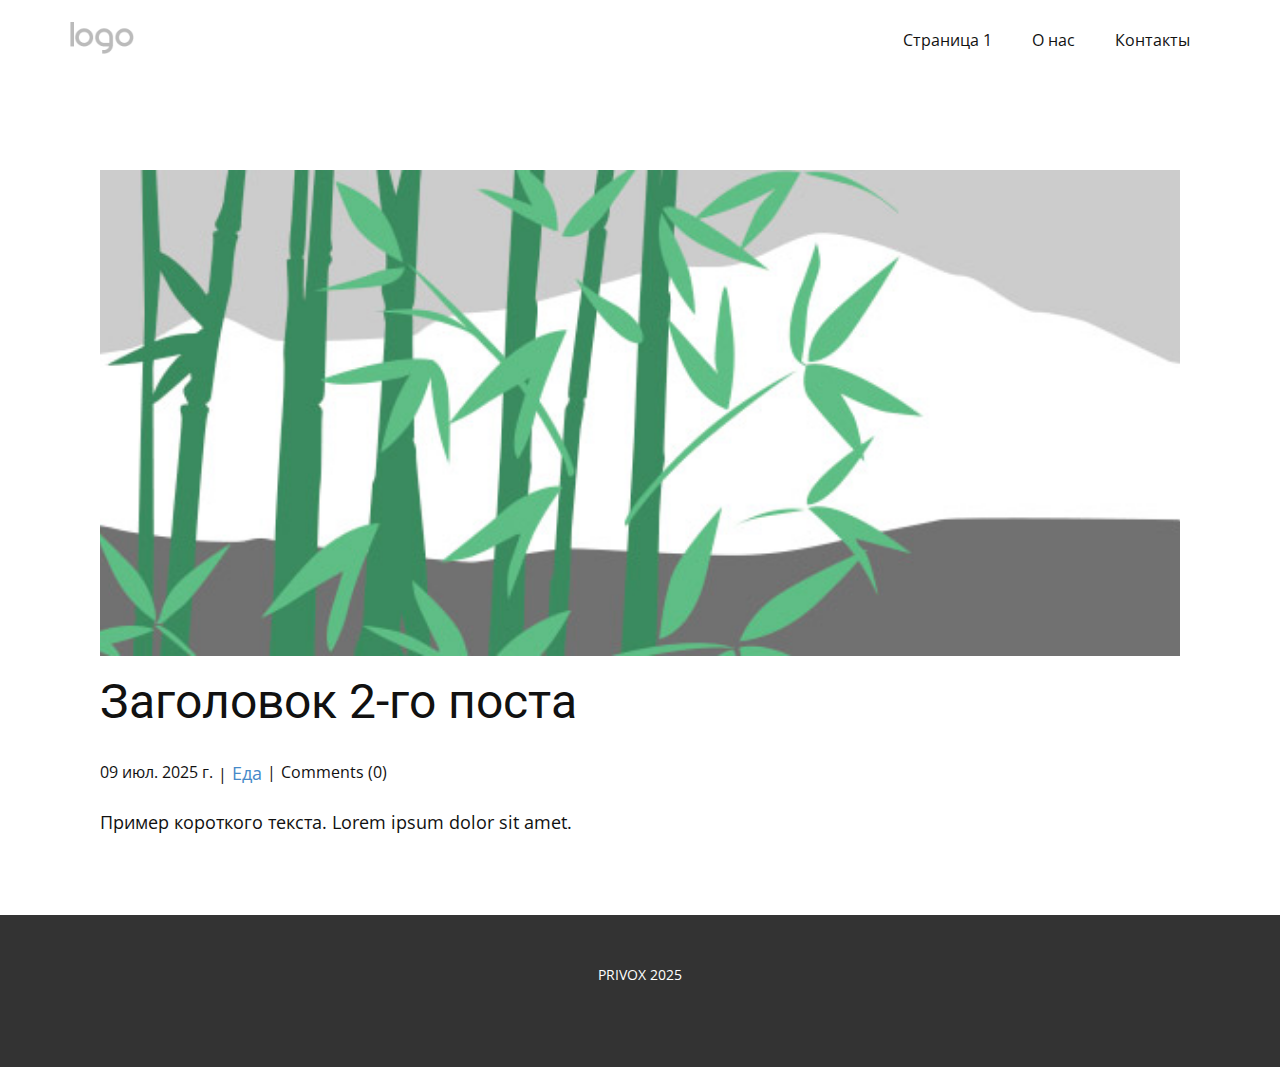
<file: blog/пост-1.html>
<!DOCTYPE html>
<html style="font-size: 16px;" lang="ru"><head>
    <meta name="viewport" content="width=device-width, initial-scale=1.0">
    <meta charset="utf-8">
    <meta name="keywords" content="Заголовок 1-го поста">
    <meta name="description" content="">
    <title>Заголовок 2-го поста</title>
    <link rel="stylesheet" href="../nicepage.css" media="screen">
<link rel="stylesheet" href="../Post-Template.css" media="screen">
    <script class="u-script" type="text/javascript" src="../jquery.js" defer=""></script>
    <script class="u-script" type="text/javascript" src="../nicepage.js" defer=""></script>
    <meta name="generator" content="Nicepage 7.10.10, nicepage.com">
    
    
    
    <link id="u-theme-google-font" rel="stylesheet" href="https://fonts.googleapis.com/css?family=Roboto:100,100i,200,200i,300,300i,400,400i,500,500i,600,600i,700,700i,800,800i,900,900i|Open+Sans:300,300i,400,400i,500,500i,600,600i,700,700i,800,800i">
    <script type="application/ld+json">{
		"@context": "http://schema.org",
		"@type": "Organization",
		"name": "",
		"logo": "images/default-logo.png"
}</script>
    <meta name="theme-color" content="#478ac9">
  <meta data-intl-tel-input-cdn-path="intlTelInput/"></head>
  <body data-path-to-root="./" data-include-products="false" class="u-body u-xl-mode" data-lang="ru"><header class="u-clearfix u-header u-header" id="header"><div class="u-clearfix u-sheet u-valign-middle u-sheet-1">
        <a href="#" class="u-image u-logo u-image-1">
          <img src="../images/default-logo.png" class="u-logo-image u-logo-image-1">
        </a>
        <nav class="u-menu u-menu-one-level u-offcanvas u-menu-1" role="navigation" aria-label="Menu navigation">
          <div class="menu-collapse" style="font-size: 1rem; letter-spacing: 0px;">
            <a class="u-button-style u-custom-left-right-menu-spacing u-custom-padding-bottom u-custom-top-bottom-menu-spacing u-hamburger-link u-nav-link u-text-active-palette-1-base u-text-hover-palette-2-base" href="#" tabindex="-1" aria-label="Open menu" aria-controls="f500">
              <svg class="u-svg-link" viewBox="0 0 24 24"><use xlink:href="#menu-hamburger"></use></svg>
              <svg class="u-svg-content" version="1.1" id="menu-hamburger" viewBox="0 0 16 16" x="0px" y="0px" xmlns:xlink="http://www.w3.org/1999/xlink" xmlns="http://www.w3.org/2000/svg"><g><rect y="1" width="16" height="2"></rect><rect y="7" width="16" height="2"></rect><rect y="13" width="16" height="2"></rect>
</g></svg>
            </a>
          </div>
          <div class="u-nav-container">
            <ul class="u-nav u-unstyled u-nav-1" role="menubar"><li class="u-nav-item" role="none"><a class="u-button-style u-nav-link u-text-active-palette-1-base u-text-hover-palette-2-base" href="../" style="padding: 10px 20px;" role="menuitem">Страница 1</a>
</li><li class="u-nav-item" role="none"><a class="u-button-style u-nav-link u-text-active-palette-1-base u-text-hover-palette-2-base" href="../О-нас.html" style="padding: 10px 20px;" role="menuitem">О нас</a>
</li><li class="u-nav-item" role="none"><a class="u-button-style u-nav-link u-text-active-palette-1-base u-text-hover-palette-2-base" href="../Контакты.html" style="padding: 10px 20px;" role="menuitem">Контакты</a>
</li></ul>
          </div>
          <div class="u-nav-container-collapse" id="f500" role="region" aria-label="Menu panel">
            <div class="u-black u-container-style u-inner-container-layout u-opacity u-opacity-95 u-sidenav">
              <div class="u-inner-container-layout u-sidenav-overflow">
                <div class="u-menu-close" tabindex="-1" aria-label="Close menu"></div>
                <ul class="u-align-center u-nav u-popupmenu-items u-unstyled u-nav-2"><li class="u-nav-item"><a class="u-button-style u-nav-link" href="../">Страница 1</a>
</li><li class="u-nav-item"><a class="u-button-style u-nav-link" href="../О-нас.html">О нас</a>
</li><li class="u-nav-item"><a class="u-button-style u-nav-link" href="../Контакты.html">Контакты</a>
</li></ul>
              </div>
            </div>
            <div class="u-black u-menu-overlay u-opacity u-opacity-70"></div>
          </div>
        </nav>
      </div></header>
    <section class="u-align-center u-clearfix u-section-1" id="block-1">
      <div class="u-clearfix u-sheet u-valign-middle-md u-valign-middle-sm u-valign-middle-xs u-sheet-1"><!--post_details--><!--post_details_options_json--><!--{"source":""}--><!--/post_details_options_json--><!--blog_post-->
        <div class="u-container-style u-expanded-width u-post-details u-post-details-1">
          <div class="u-container-layout u-valign-middle u-container-layout-1"><!--blog_post_image-->
            <img alt="" class="u-blog-control u-expanded-width u-image u-image-default u-image-1" src="../images/68f64b9d.jpeg"><!--/blog_post_image--><!--blog_post_header-->
            <h2 class="u-blog-control u-text u-text-1">Заголовок 2-го поста</h2><!--/blog_post_header--><!--blog_post_metadata-->
            <div class="u-blog-control u-metadata u-metadata-1"><!--blog_post_metadata_date--><span class="u-meta-date u-meta-icon">09 июл. 2025 г.</span><!--/blog_post_metadata_date--><!--blog_post_metadata_category--><span class="u-meta-category u-meta-icon"><a href="../blog/blog.html#/blog-1///1">Еда</a></span><!--/blog_post_metadata_category--><!--blog_post_metadata_comments--><span class="u-meta-comments u-meta-icon"><!--blog_post_metadata_comments_content-->Comments (0)<!--/blog_post_metadata_comments_content--></span><!--/blog_post_metadata_comments-->
            </div><!--/blog_post_metadata--><!--blog_post_content-->
            <div class="u-align-justify u-blog-control u-post-content u-text u-text-2 fr-view">
  <p>Пример короткого текста. Lorem ipsum dolor sit amet.</p>
  </div><!--/blog_post_content-->
          </div>
        </div><!--/blog_post--><!--/post_details-->
      </div>
    </section>
    
    
    
    <footer class="u-align-center u-clearfix u-container-align-center u-footer u-grey-80 u-footer" id="footer"><div class="u-clearfix u-sheet u-sheet-1">
        <p class="u-small-text u-text u-text-variant u-text-1">PRIVOX 2025</p>
      </div></footer>
    <section class="u-backlink u-clearfix u-grey-80"></section>
  
</body></html>
</file>
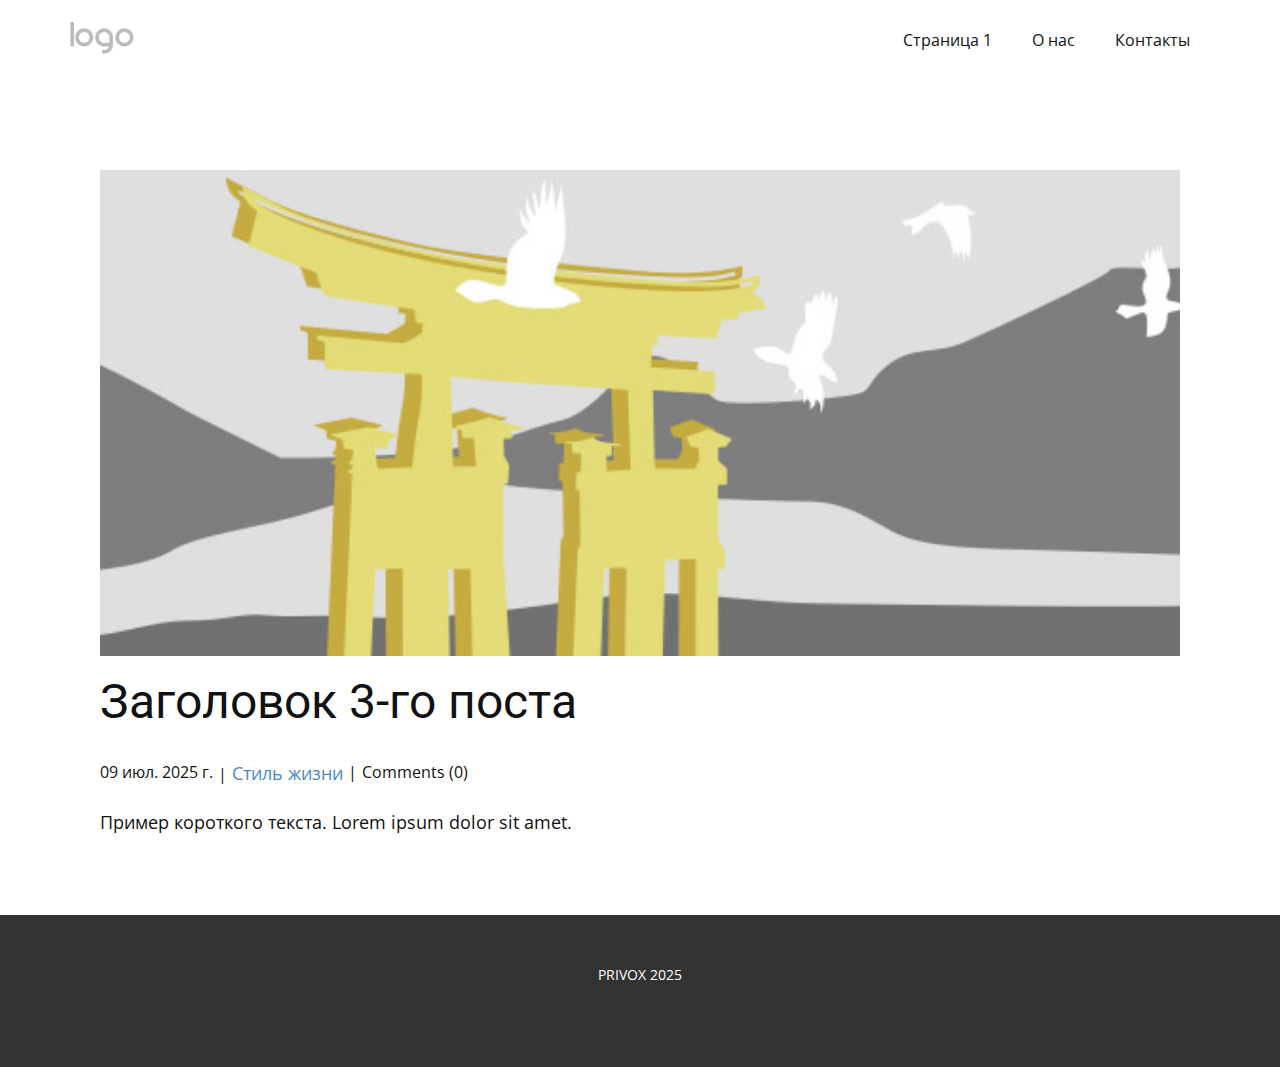
<file: blog/пост-2.html>
<!DOCTYPE html>
<html style="font-size: 16px;" lang="ru"><head>
    <meta name="viewport" content="width=device-width, initial-scale=1.0">
    <meta charset="utf-8">
    <meta name="keywords" content="Заголовок 1-го поста">
    <meta name="description" content="">
    <title>Заголовок 3-го поста</title>
    <link rel="stylesheet" href="../nicepage.css" media="screen">
<link rel="stylesheet" href="../Post-Template.css" media="screen">
    <script class="u-script" type="text/javascript" src="../jquery.js" defer=""></script>
    <script class="u-script" type="text/javascript" src="../nicepage.js" defer=""></script>
    <meta name="generator" content="Nicepage 7.10.10, nicepage.com">
    
    
    
    <link id="u-theme-google-font" rel="stylesheet" href="https://fonts.googleapis.com/css?family=Roboto:100,100i,200,200i,300,300i,400,400i,500,500i,600,600i,700,700i,800,800i,900,900i|Open+Sans:300,300i,400,400i,500,500i,600,600i,700,700i,800,800i">
    <script type="application/ld+json">{
		"@context": "http://schema.org",
		"@type": "Organization",
		"name": "",
		"logo": "images/default-logo.png"
}</script>
    <meta name="theme-color" content="#478ac9">
  <meta data-intl-tel-input-cdn-path="intlTelInput/"></head>
  <body data-path-to-root="./" data-include-products="false" class="u-body u-xl-mode" data-lang="ru"><header class="u-clearfix u-header u-header" id="header"><div class="u-clearfix u-sheet u-valign-middle u-sheet-1">
        <a href="#" class="u-image u-logo u-image-1">
          <img src="../images/default-logo.png" class="u-logo-image u-logo-image-1">
        </a>
        <nav class="u-menu u-menu-one-level u-offcanvas u-menu-1" role="navigation" aria-label="Menu navigation">
          <div class="menu-collapse" style="font-size: 1rem; letter-spacing: 0px;">
            <a class="u-button-style u-custom-left-right-menu-spacing u-custom-padding-bottom u-custom-top-bottom-menu-spacing u-hamburger-link u-nav-link u-text-active-palette-1-base u-text-hover-palette-2-base" href="#" tabindex="-1" aria-label="Open menu" aria-controls="f500">
              <svg class="u-svg-link" viewBox="0 0 24 24"><use xlink:href="#menu-hamburger"></use></svg>
              <svg class="u-svg-content" version="1.1" id="menu-hamburger" viewBox="0 0 16 16" x="0px" y="0px" xmlns:xlink="http://www.w3.org/1999/xlink" xmlns="http://www.w3.org/2000/svg"><g><rect y="1" width="16" height="2"></rect><rect y="7" width="16" height="2"></rect><rect y="13" width="16" height="2"></rect>
</g></svg>
            </a>
          </div>
          <div class="u-nav-container">
            <ul class="u-nav u-unstyled u-nav-1" role="menubar"><li class="u-nav-item" role="none"><a class="u-button-style u-nav-link u-text-active-palette-1-base u-text-hover-palette-2-base" href="../" style="padding: 10px 20px;" role="menuitem">Страница 1</a>
</li><li class="u-nav-item" role="none"><a class="u-button-style u-nav-link u-text-active-palette-1-base u-text-hover-palette-2-base" href="../О-нас.html" style="padding: 10px 20px;" role="menuitem">О нас</a>
</li><li class="u-nav-item" role="none"><a class="u-button-style u-nav-link u-text-active-palette-1-base u-text-hover-palette-2-base" href="../Контакты.html" style="padding: 10px 20px;" role="menuitem">Контакты</a>
</li></ul>
          </div>
          <div class="u-nav-container-collapse" id="f500" role="region" aria-label="Menu panel">
            <div class="u-black u-container-style u-inner-container-layout u-opacity u-opacity-95 u-sidenav">
              <div class="u-inner-container-layout u-sidenav-overflow">
                <div class="u-menu-close" tabindex="-1" aria-label="Close menu"></div>
                <ul class="u-align-center u-nav u-popupmenu-items u-unstyled u-nav-2"><li class="u-nav-item"><a class="u-button-style u-nav-link" href="../">Страница 1</a>
</li><li class="u-nav-item"><a class="u-button-style u-nav-link" href="../О-нас.html">О нас</a>
</li><li class="u-nav-item"><a class="u-button-style u-nav-link" href="../Контакты.html">Контакты</a>
</li></ul>
              </div>
            </div>
            <div class="u-black u-menu-overlay u-opacity u-opacity-70"></div>
          </div>
        </nav>
      </div></header>
    <section class="u-align-center u-clearfix u-section-1" id="block-1">
      <div class="u-clearfix u-sheet u-valign-middle-md u-valign-middle-sm u-valign-middle-xs u-sheet-1"><!--post_details--><!--post_details_options_json--><!--{"source":""}--><!--/post_details_options_json--><!--blog_post-->
        <div class="u-container-style u-expanded-width u-post-details u-post-details-1">
          <div class="u-container-layout u-valign-middle u-container-layout-1"><!--blog_post_image-->
            <img alt="" class="u-blog-control u-expanded-width u-image u-image-default u-image-1" src="../images/8ad73f3c.jpeg"><!--/blog_post_image--><!--blog_post_header-->
            <h2 class="u-blog-control u-text u-text-1">Заголовок 3-го поста</h2><!--/blog_post_header--><!--blog_post_metadata-->
            <div class="u-blog-control u-metadata u-metadata-1"><!--blog_post_metadata_date--><span class="u-meta-date u-meta-icon">09 июл. 2025 г.</span><!--/blog_post_metadata_date--><!--blog_post_metadata_category--><span class="u-meta-category u-meta-icon"><a href="../blog/blog.html#/blog-1///3">Стиль жизни</a></span><!--/blog_post_metadata_category--><!--blog_post_metadata_comments--><span class="u-meta-comments u-meta-icon"><!--blog_post_metadata_comments_content-->Comments (0)<!--/blog_post_metadata_comments_content--></span><!--/blog_post_metadata_comments-->
            </div><!--/blog_post_metadata--><!--blog_post_content-->
            <div class="u-align-justify u-blog-control u-post-content u-text u-text-2 fr-view">
  <p>Пример короткого текста. Lorem ipsum dolor sit amet.</p>
  </div><!--/blog_post_content-->
          </div>
        </div><!--/blog_post--><!--/post_details-->
      </div>
    </section>
    
    
    
    <footer class="u-align-center u-clearfix u-container-align-center u-footer u-grey-80 u-footer" id="footer"><div class="u-clearfix u-sheet u-sheet-1">
        <p class="u-small-text u-text u-text-variant u-text-1">PRIVOX 2025</p>
      </div></footer>
    <section class="u-backlink u-clearfix u-grey-80"></section>
  
</body></html>
</file>
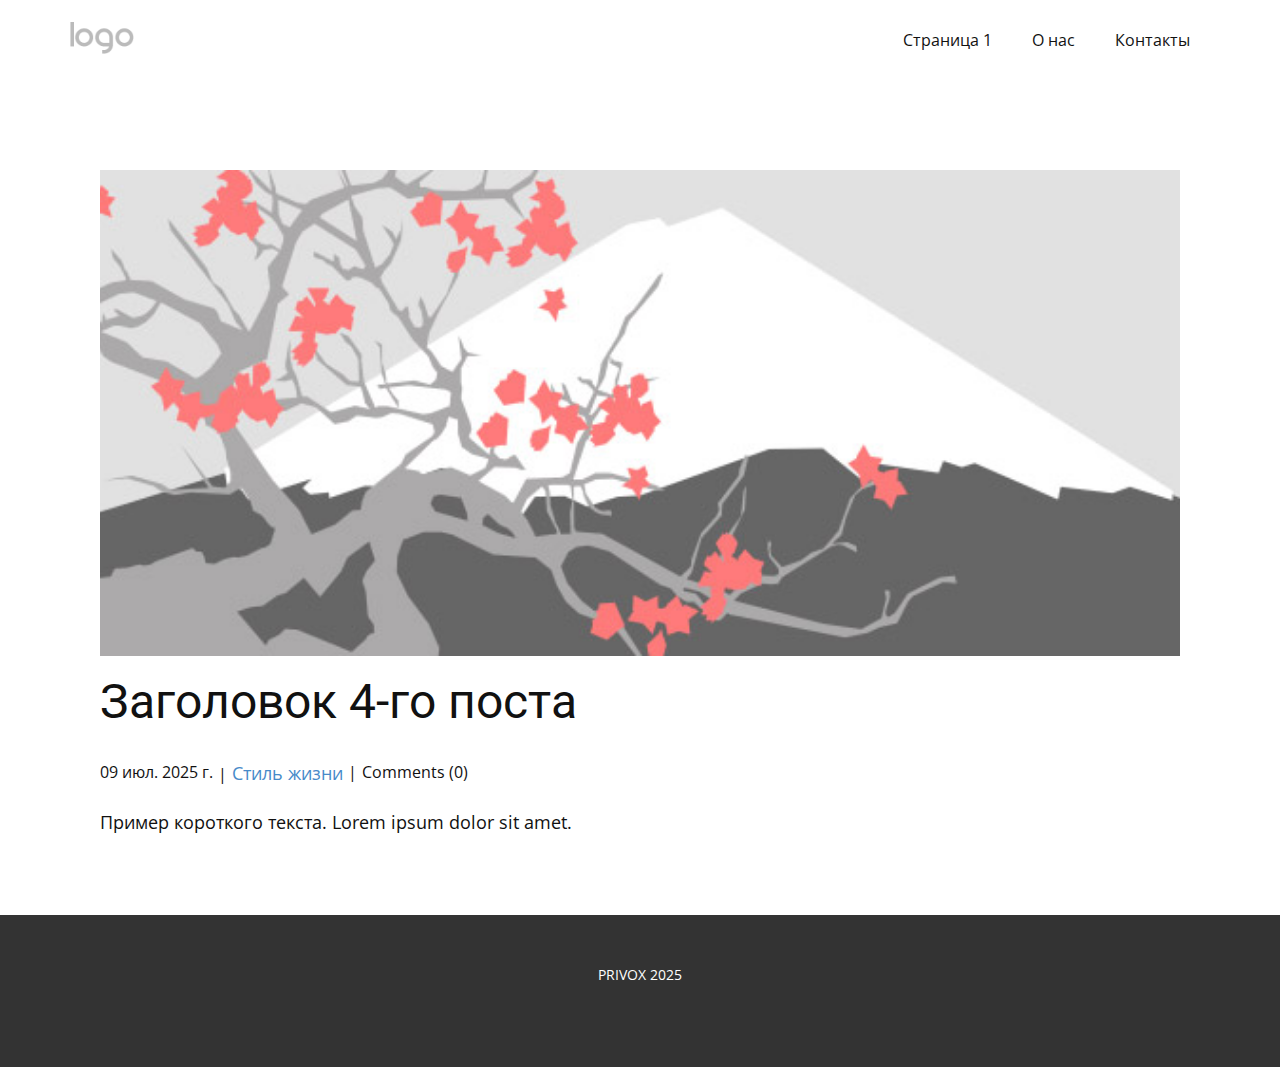
<file: blog/пост-3.html>
<!DOCTYPE html>
<html style="font-size: 16px;" lang="ru"><head>
    <meta name="viewport" content="width=device-width, initial-scale=1.0">
    <meta charset="utf-8">
    <meta name="keywords" content="Заголовок 1-го поста">
    <meta name="description" content="">
    <title>Заголовок 4-го поста</title>
    <link rel="stylesheet" href="../nicepage.css" media="screen">
<link rel="stylesheet" href="../Post-Template.css" media="screen">
    <script class="u-script" type="text/javascript" src="../jquery.js" defer=""></script>
    <script class="u-script" type="text/javascript" src="../nicepage.js" defer=""></script>
    <meta name="generator" content="Nicepage 7.10.10, nicepage.com">
    
    
    
    <link id="u-theme-google-font" rel="stylesheet" href="https://fonts.googleapis.com/css?family=Roboto:100,100i,200,200i,300,300i,400,400i,500,500i,600,600i,700,700i,800,800i,900,900i|Open+Sans:300,300i,400,400i,500,500i,600,600i,700,700i,800,800i">
    <script type="application/ld+json">{
		"@context": "http://schema.org",
		"@type": "Organization",
		"name": "",
		"logo": "images/default-logo.png"
}</script>
    <meta name="theme-color" content="#478ac9">
  <meta data-intl-tel-input-cdn-path="intlTelInput/"></head>
  <body data-path-to-root="./" data-include-products="false" class="u-body u-xl-mode" data-lang="ru"><header class="u-clearfix u-header u-header" id="header"><div class="u-clearfix u-sheet u-valign-middle u-sheet-1">
        <a href="#" class="u-image u-logo u-image-1">
          <img src="../images/default-logo.png" class="u-logo-image u-logo-image-1">
        </a>
        <nav class="u-menu u-menu-one-level u-offcanvas u-menu-1" role="navigation" aria-label="Menu navigation">
          <div class="menu-collapse" style="font-size: 1rem; letter-spacing: 0px;">
            <a class="u-button-style u-custom-left-right-menu-spacing u-custom-padding-bottom u-custom-top-bottom-menu-spacing u-hamburger-link u-nav-link u-text-active-palette-1-base u-text-hover-palette-2-base" href="#" tabindex="-1" aria-label="Open menu" aria-controls="f500">
              <svg class="u-svg-link" viewBox="0 0 24 24"><use xlink:href="#menu-hamburger"></use></svg>
              <svg class="u-svg-content" version="1.1" id="menu-hamburger" viewBox="0 0 16 16" x="0px" y="0px" xmlns:xlink="http://www.w3.org/1999/xlink" xmlns="http://www.w3.org/2000/svg"><g><rect y="1" width="16" height="2"></rect><rect y="7" width="16" height="2"></rect><rect y="13" width="16" height="2"></rect>
</g></svg>
            </a>
          </div>
          <div class="u-nav-container">
            <ul class="u-nav u-unstyled u-nav-1" role="menubar"><li class="u-nav-item" role="none"><a class="u-button-style u-nav-link u-text-active-palette-1-base u-text-hover-palette-2-base" href="../" style="padding: 10px 20px;" role="menuitem">Страница 1</a>
</li><li class="u-nav-item" role="none"><a class="u-button-style u-nav-link u-text-active-palette-1-base u-text-hover-palette-2-base" href="../О-нас.html" style="padding: 10px 20px;" role="menuitem">О нас</a>
</li><li class="u-nav-item" role="none"><a class="u-button-style u-nav-link u-text-active-palette-1-base u-text-hover-palette-2-base" href="../Контакты.html" style="padding: 10px 20px;" role="menuitem">Контакты</a>
</li></ul>
          </div>
          <div class="u-nav-container-collapse" id="f500" role="region" aria-label="Menu panel">
            <div class="u-black u-container-style u-inner-container-layout u-opacity u-opacity-95 u-sidenav">
              <div class="u-inner-container-layout u-sidenav-overflow">
                <div class="u-menu-close" tabindex="-1" aria-label="Close menu"></div>
                <ul class="u-align-center u-nav u-popupmenu-items u-unstyled u-nav-2"><li class="u-nav-item"><a class="u-button-style u-nav-link" href="../">Страница 1</a>
</li><li class="u-nav-item"><a class="u-button-style u-nav-link" href="../О-нас.html">О нас</a>
</li><li class="u-nav-item"><a class="u-button-style u-nav-link" href="../Контакты.html">Контакты</a>
</li></ul>
              </div>
            </div>
            <div class="u-black u-menu-overlay u-opacity u-opacity-70"></div>
          </div>
        </nav>
      </div></header>
    <section class="u-align-center u-clearfix u-section-1" id="block-1">
      <div class="u-clearfix u-sheet u-valign-middle-md u-valign-middle-sm u-valign-middle-xs u-sheet-1"><!--post_details--><!--post_details_options_json--><!--{"source":""}--><!--/post_details_options_json--><!--blog_post-->
        <div class="u-container-style u-expanded-width u-post-details u-post-details-1">
          <div class="u-container-layout u-valign-middle u-container-layout-1"><!--blog_post_image-->
            <img alt="" class="u-blog-control u-expanded-width u-image u-image-default u-image-1" src="../images/0fd3416c.jpeg"><!--/blog_post_image--><!--blog_post_header-->
            <h2 class="u-blog-control u-text u-text-1">Заголовок 4-го поста</h2><!--/blog_post_header--><!--blog_post_metadata-->
            <div class="u-blog-control u-metadata u-metadata-1"><!--blog_post_metadata_date--><span class="u-meta-date u-meta-icon">09 июл. 2025 г.</span><!--/blog_post_metadata_date--><!--blog_post_metadata_category--><span class="u-meta-category u-meta-icon"><a href="../blog/blog.html#/blog-1///3">Стиль жизни</a></span><!--/blog_post_metadata_category--><!--blog_post_metadata_comments--><span class="u-meta-comments u-meta-icon"><!--blog_post_metadata_comments_content-->Comments (0)<!--/blog_post_metadata_comments_content--></span><!--/blog_post_metadata_comments-->
            </div><!--/blog_post_metadata--><!--blog_post_content-->
            <div class="u-align-justify u-blog-control u-post-content u-text u-text-2 fr-view">
  <p>Пример короткого текста. Lorem ipsum dolor sit amet.</p>
  </div><!--/blog_post_content-->
          </div>
        </div><!--/blog_post--><!--/post_details-->
      </div>
    </section>
    
    
    
    <footer class="u-align-center u-clearfix u-container-align-center u-footer u-grey-80 u-footer" id="footer"><div class="u-clearfix u-sheet u-sheet-1">
        <p class="u-small-text u-text u-text-variant u-text-1">PRIVOX 2025</p>
      </div></footer>
    <section class="u-backlink u-clearfix u-grey-80"></section>
  
</body></html>
</file>
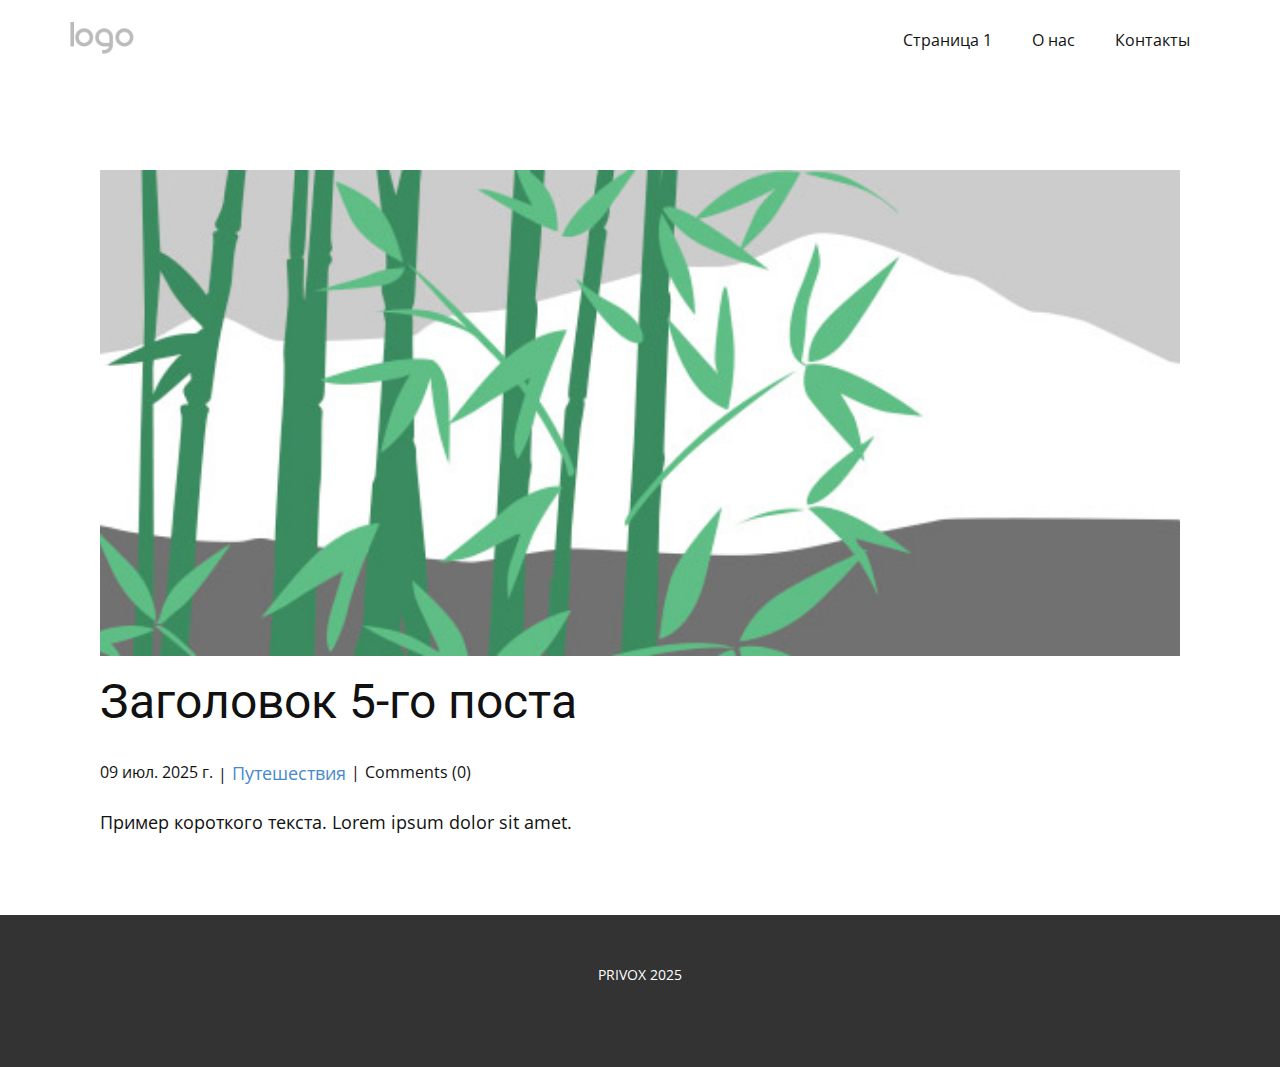
<file: blog/пост-4.html>
<!DOCTYPE html>
<html style="font-size: 16px;" lang="ru"><head>
    <meta name="viewport" content="width=device-width, initial-scale=1.0">
    <meta charset="utf-8">
    <meta name="keywords" content="Заголовок 1-го поста">
    <meta name="description" content="">
    <title>Заголовок 5-го поста</title>
    <link rel="stylesheet" href="../nicepage.css" media="screen">
<link rel="stylesheet" href="../Post-Template.css" media="screen">
    <script class="u-script" type="text/javascript" src="../jquery.js" defer=""></script>
    <script class="u-script" type="text/javascript" src="../nicepage.js" defer=""></script>
    <meta name="generator" content="Nicepage 7.10.10, nicepage.com">
    
    
    
    <link id="u-theme-google-font" rel="stylesheet" href="https://fonts.googleapis.com/css?family=Roboto:100,100i,200,200i,300,300i,400,400i,500,500i,600,600i,700,700i,800,800i,900,900i|Open+Sans:300,300i,400,400i,500,500i,600,600i,700,700i,800,800i">
    <script type="application/ld+json">{
		"@context": "http://schema.org",
		"@type": "Organization",
		"name": "",
		"logo": "images/default-logo.png"
}</script>
    <meta name="theme-color" content="#478ac9">
  <meta data-intl-tel-input-cdn-path="intlTelInput/"></head>
  <body data-path-to-root="./" data-include-products="false" class="u-body u-xl-mode" data-lang="ru"><header class="u-clearfix u-header u-header" id="header"><div class="u-clearfix u-sheet u-valign-middle u-sheet-1">
        <a href="#" class="u-image u-logo u-image-1">
          <img src="../images/default-logo.png" class="u-logo-image u-logo-image-1">
        </a>
        <nav class="u-menu u-menu-one-level u-offcanvas u-menu-1" role="navigation" aria-label="Menu navigation">
          <div class="menu-collapse" style="font-size: 1rem; letter-spacing: 0px;">
            <a class="u-button-style u-custom-left-right-menu-spacing u-custom-padding-bottom u-custom-top-bottom-menu-spacing u-hamburger-link u-nav-link u-text-active-palette-1-base u-text-hover-palette-2-base" href="#" tabindex="-1" aria-label="Open menu" aria-controls="f500">
              <svg class="u-svg-link" viewBox="0 0 24 24"><use xlink:href="#menu-hamburger"></use></svg>
              <svg class="u-svg-content" version="1.1" id="menu-hamburger" viewBox="0 0 16 16" x="0px" y="0px" xmlns:xlink="http://www.w3.org/1999/xlink" xmlns="http://www.w3.org/2000/svg"><g><rect y="1" width="16" height="2"></rect><rect y="7" width="16" height="2"></rect><rect y="13" width="16" height="2"></rect>
</g></svg>
            </a>
          </div>
          <div class="u-nav-container">
            <ul class="u-nav u-unstyled u-nav-1" role="menubar"><li class="u-nav-item" role="none"><a class="u-button-style u-nav-link u-text-active-palette-1-base u-text-hover-palette-2-base" href="../" style="padding: 10px 20px;" role="menuitem">Страница 1</a>
</li><li class="u-nav-item" role="none"><a class="u-button-style u-nav-link u-text-active-palette-1-base u-text-hover-palette-2-base" href="../О-нас.html" style="padding: 10px 20px;" role="menuitem">О нас</a>
</li><li class="u-nav-item" role="none"><a class="u-button-style u-nav-link u-text-active-palette-1-base u-text-hover-palette-2-base" href="../Контакты.html" style="padding: 10px 20px;" role="menuitem">Контакты</a>
</li></ul>
          </div>
          <div class="u-nav-container-collapse" id="f500" role="region" aria-label="Menu panel">
            <div class="u-black u-container-style u-inner-container-layout u-opacity u-opacity-95 u-sidenav">
              <div class="u-inner-container-layout u-sidenav-overflow">
                <div class="u-menu-close" tabindex="-1" aria-label="Close menu"></div>
                <ul class="u-align-center u-nav u-popupmenu-items u-unstyled u-nav-2"><li class="u-nav-item"><a class="u-button-style u-nav-link" href="../">Страница 1</a>
</li><li class="u-nav-item"><a class="u-button-style u-nav-link" href="../О-нас.html">О нас</a>
</li><li class="u-nav-item"><a class="u-button-style u-nav-link" href="../Контакты.html">Контакты</a>
</li></ul>
              </div>
            </div>
            <div class="u-black u-menu-overlay u-opacity u-opacity-70"></div>
          </div>
        </nav>
      </div></header>
    <section class="u-align-center u-clearfix u-section-1" id="block-1">
      <div class="u-clearfix u-sheet u-valign-middle-md u-valign-middle-sm u-valign-middle-xs u-sheet-1"><!--post_details--><!--post_details_options_json--><!--{"source":""}--><!--/post_details_options_json--><!--blog_post-->
        <div class="u-container-style u-expanded-width u-post-details u-post-details-1">
          <div class="u-container-layout u-valign-middle u-container-layout-1"><!--blog_post_image-->
            <img alt="" class="u-blog-control u-expanded-width u-image u-image-default u-image-1" src="../images/68f64b9d.jpeg"><!--/blog_post_image--><!--blog_post_header-->
            <h2 class="u-blog-control u-text u-text-1">Заголовок 5-го поста</h2><!--/blog_post_header--><!--blog_post_metadata-->
            <div class="u-blog-control u-metadata u-metadata-1"><!--blog_post_metadata_date--><span class="u-meta-date u-meta-icon">09 июл. 2025 г.</span><!--/blog_post_metadata_date--><!--blog_post_metadata_category--><span class="u-meta-category u-meta-icon"><a href="../blog/blog.html#/blog-1///2">Путешествия</a></span><!--/blog_post_metadata_category--><!--blog_post_metadata_comments--><span class="u-meta-comments u-meta-icon"><!--blog_post_metadata_comments_content-->Comments (0)<!--/blog_post_metadata_comments_content--></span><!--/blog_post_metadata_comments-->
            </div><!--/blog_post_metadata--><!--blog_post_content-->
            <div class="u-align-justify u-blog-control u-post-content u-text u-text-2 fr-view">
  <p>Пример короткого текста. Lorem ipsum dolor sit amet.</p>
  </div><!--/blog_post_content-->
          </div>
        </div><!--/blog_post--><!--/post_details-->
      </div>
    </section>
    
    
    
    <footer class="u-align-center u-clearfix u-container-align-center u-footer u-grey-80 u-footer" id="footer"><div class="u-clearfix u-sheet u-sheet-1">
        <p class="u-small-text u-text u-text-variant u-text-1">PRIVOX 2025</p>
      </div></footer>
    <section class="u-backlink u-clearfix u-grey-80"></section>
  
</body></html>
</file>
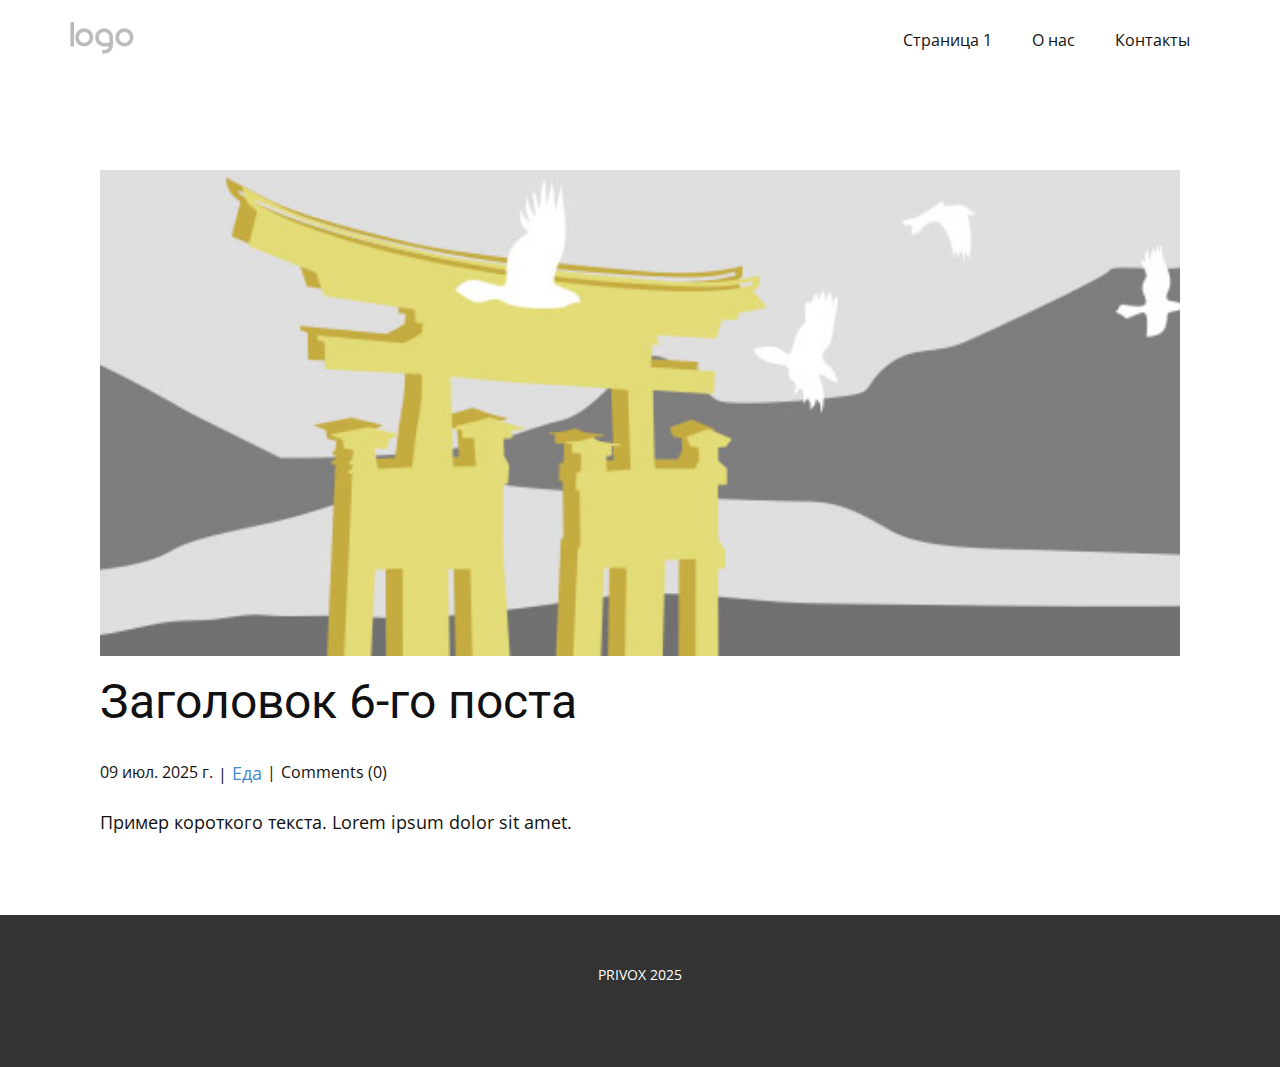
<file: blog/пост-5.html>
<!DOCTYPE html>
<html style="font-size: 16px;" lang="ru"><head>
    <meta name="viewport" content="width=device-width, initial-scale=1.0">
    <meta charset="utf-8">
    <meta name="keywords" content="Заголовок 1-го поста">
    <meta name="description" content="">
    <title>Заголовок 6-го поста</title>
    <link rel="stylesheet" href="../nicepage.css" media="screen">
<link rel="stylesheet" href="../Post-Template.css" media="screen">
    <script class="u-script" type="text/javascript" src="../jquery.js" defer=""></script>
    <script class="u-script" type="text/javascript" src="../nicepage.js" defer=""></script>
    <meta name="generator" content="Nicepage 7.10.10, nicepage.com">
    
    
    
    <link id="u-theme-google-font" rel="stylesheet" href="https://fonts.googleapis.com/css?family=Roboto:100,100i,200,200i,300,300i,400,400i,500,500i,600,600i,700,700i,800,800i,900,900i|Open+Sans:300,300i,400,400i,500,500i,600,600i,700,700i,800,800i">
    <script type="application/ld+json">{
		"@context": "http://schema.org",
		"@type": "Organization",
		"name": "",
		"logo": "images/default-logo.png"
}</script>
    <meta name="theme-color" content="#478ac9">
  <meta data-intl-tel-input-cdn-path="intlTelInput/"></head>
  <body data-path-to-root="./" data-include-products="false" class="u-body u-xl-mode" data-lang="ru"><header class="u-clearfix u-header u-header" id="header"><div class="u-clearfix u-sheet u-valign-middle u-sheet-1">
        <a href="#" class="u-image u-logo u-image-1">
          <img src="../images/default-logo.png" class="u-logo-image u-logo-image-1">
        </a>
        <nav class="u-menu u-menu-one-level u-offcanvas u-menu-1" role="navigation" aria-label="Menu navigation">
          <div class="menu-collapse" style="font-size: 1rem; letter-spacing: 0px;">
            <a class="u-button-style u-custom-left-right-menu-spacing u-custom-padding-bottom u-custom-top-bottom-menu-spacing u-hamburger-link u-nav-link u-text-active-palette-1-base u-text-hover-palette-2-base" href="#" tabindex="-1" aria-label="Open menu" aria-controls="f500">
              <svg class="u-svg-link" viewBox="0 0 24 24"><use xlink:href="#menu-hamburger"></use></svg>
              <svg class="u-svg-content" version="1.1" id="menu-hamburger" viewBox="0 0 16 16" x="0px" y="0px" xmlns:xlink="http://www.w3.org/1999/xlink" xmlns="http://www.w3.org/2000/svg"><g><rect y="1" width="16" height="2"></rect><rect y="7" width="16" height="2"></rect><rect y="13" width="16" height="2"></rect>
</g></svg>
            </a>
          </div>
          <div class="u-nav-container">
            <ul class="u-nav u-unstyled u-nav-1" role="menubar"><li class="u-nav-item" role="none"><a class="u-button-style u-nav-link u-text-active-palette-1-base u-text-hover-palette-2-base" href="../" style="padding: 10px 20px;" role="menuitem">Страница 1</a>
</li><li class="u-nav-item" role="none"><a class="u-button-style u-nav-link u-text-active-palette-1-base u-text-hover-palette-2-base" href="../О-нас.html" style="padding: 10px 20px;" role="menuitem">О нас</a>
</li><li class="u-nav-item" role="none"><a class="u-button-style u-nav-link u-text-active-palette-1-base u-text-hover-palette-2-base" href="../Контакты.html" style="padding: 10px 20px;" role="menuitem">Контакты</a>
</li></ul>
          </div>
          <div class="u-nav-container-collapse" id="f500" role="region" aria-label="Menu panel">
            <div class="u-black u-container-style u-inner-container-layout u-opacity u-opacity-95 u-sidenav">
              <div class="u-inner-container-layout u-sidenav-overflow">
                <div class="u-menu-close" tabindex="-1" aria-label="Close menu"></div>
                <ul class="u-align-center u-nav u-popupmenu-items u-unstyled u-nav-2"><li class="u-nav-item"><a class="u-button-style u-nav-link" href="../">Страница 1</a>
</li><li class="u-nav-item"><a class="u-button-style u-nav-link" href="../О-нас.html">О нас</a>
</li><li class="u-nav-item"><a class="u-button-style u-nav-link" href="../Контакты.html">Контакты</a>
</li></ul>
              </div>
            </div>
            <div class="u-black u-menu-overlay u-opacity u-opacity-70"></div>
          </div>
        </nav>
      </div></header>
    <section class="u-align-center u-clearfix u-section-1" id="block-1">
      <div class="u-clearfix u-sheet u-valign-middle-md u-valign-middle-sm u-valign-middle-xs u-sheet-1"><!--post_details--><!--post_details_options_json--><!--{"source":""}--><!--/post_details_options_json--><!--blog_post-->
        <div class="u-container-style u-expanded-width u-post-details u-post-details-1">
          <div class="u-container-layout u-valign-middle u-container-layout-1"><!--blog_post_image-->
            <img alt="" class="u-blog-control u-expanded-width u-image u-image-default u-image-1" src="../images/8ad73f3c.jpeg"><!--/blog_post_image--><!--blog_post_header-->
            <h2 class="u-blog-control u-text u-text-1">Заголовок 6-го поста</h2><!--/blog_post_header--><!--blog_post_metadata-->
            <div class="u-blog-control u-metadata u-metadata-1"><!--blog_post_metadata_date--><span class="u-meta-date u-meta-icon">09 июл. 2025 г.</span><!--/blog_post_metadata_date--><!--blog_post_metadata_category--><span class="u-meta-category u-meta-icon"><a href="../blog/blog.html#/blog-1///1">Еда</a></span><!--/blog_post_metadata_category--><!--blog_post_metadata_comments--><span class="u-meta-comments u-meta-icon"><!--blog_post_metadata_comments_content-->Comments (0)<!--/blog_post_metadata_comments_content--></span><!--/blog_post_metadata_comments-->
            </div><!--/blog_post_metadata--><!--blog_post_content-->
            <div class="u-align-justify u-blog-control u-post-content u-text u-text-2 fr-view">
  <p>Пример короткого текста. Lorem ipsum dolor sit amet.</p>
  </div><!--/blog_post_content-->
          </div>
        </div><!--/blog_post--><!--/post_details-->
      </div>
    </section>
    
    
    
    <footer class="u-align-center u-clearfix u-container-align-center u-footer u-grey-80 u-footer" id="footer"><div class="u-clearfix u-sheet u-sheet-1">
        <p class="u-small-text u-text u-text-variant u-text-1">PRIVOX 2025</p>
      </div></footer>
    <section class="u-backlink u-clearfix u-grey-80"></section>
  
</body></html>
</file>
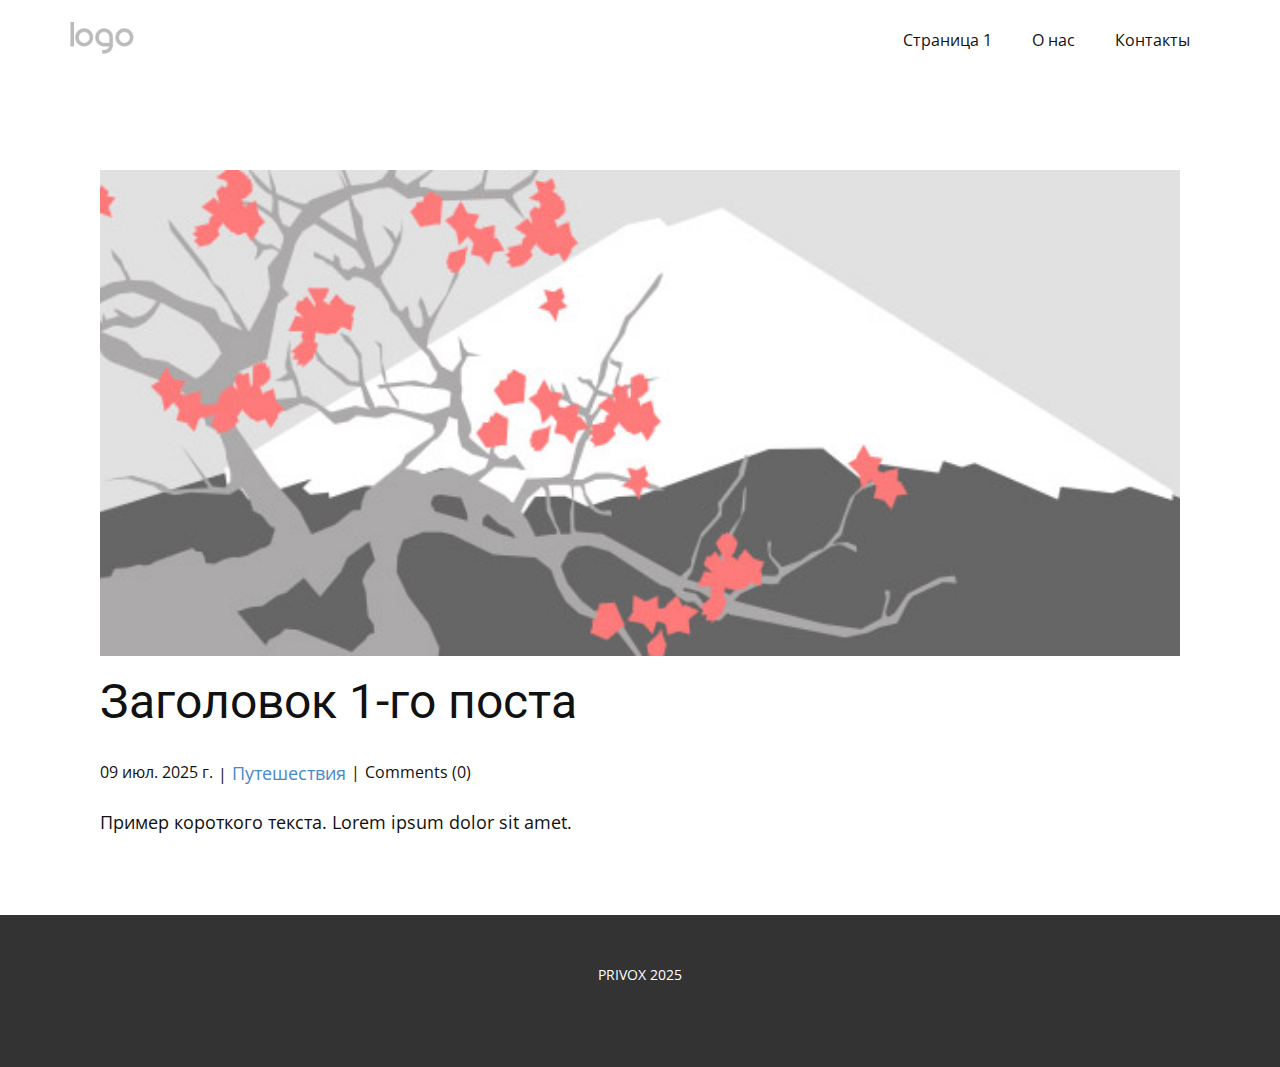
<file: blog/пост.html>
<!DOCTYPE html>
<html style="font-size: 16px;" lang="ru"><head>
    <meta name="viewport" content="width=device-width, initial-scale=1.0">
    <meta charset="utf-8">
    <meta name="keywords" content="Заголовок 1-го поста">
    <meta name="description" content="">
    <title>Заголовок 1-го поста</title>
    <link rel="stylesheet" href="../nicepage.css" media="screen">
<link rel="stylesheet" href="../Post-Template.css" media="screen">
    <script class="u-script" type="text/javascript" src="../jquery.js" defer=""></script>
    <script class="u-script" type="text/javascript" src="../nicepage.js" defer=""></script>
    <meta name="generator" content="Nicepage 7.10.10, nicepage.com">
    
    
    
    <link id="u-theme-google-font" rel="stylesheet" href="https://fonts.googleapis.com/css?family=Roboto:100,100i,200,200i,300,300i,400,400i,500,500i,600,600i,700,700i,800,800i,900,900i|Open+Sans:300,300i,400,400i,500,500i,600,600i,700,700i,800,800i">
    <script type="application/ld+json">{
		"@context": "http://schema.org",
		"@type": "Organization",
		"name": "",
		"logo": "images/default-logo.png"
}</script>
    <meta name="theme-color" content="#478ac9">
  <meta data-intl-tel-input-cdn-path="intlTelInput/"></head>
  <body data-path-to-root="./" data-include-products="false" class="u-body u-xl-mode" data-lang="ru"><header class="u-clearfix u-header u-header" id="header"><div class="u-clearfix u-sheet u-valign-middle u-sheet-1">
        <a href="#" class="u-image u-logo u-image-1">
          <img src="../images/default-logo.png" class="u-logo-image u-logo-image-1">
        </a>
        <nav class="u-menu u-menu-one-level u-offcanvas u-menu-1" role="navigation" aria-label="Menu navigation">
          <div class="menu-collapse" style="font-size: 1rem; letter-spacing: 0px;">
            <a class="u-button-style u-custom-left-right-menu-spacing u-custom-padding-bottom u-custom-top-bottom-menu-spacing u-hamburger-link u-nav-link u-text-active-palette-1-base u-text-hover-palette-2-base" href="#" tabindex="-1" aria-label="Open menu" aria-controls="f500">
              <svg class="u-svg-link" viewBox="0 0 24 24"><use xlink:href="#menu-hamburger"></use></svg>
              <svg class="u-svg-content" version="1.1" id="menu-hamburger" viewBox="0 0 16 16" x="0px" y="0px" xmlns:xlink="http://www.w3.org/1999/xlink" xmlns="http://www.w3.org/2000/svg"><g><rect y="1" width="16" height="2"></rect><rect y="7" width="16" height="2"></rect><rect y="13" width="16" height="2"></rect>
</g></svg>
            </a>
          </div>
          <div class="u-nav-container">
            <ul class="u-nav u-unstyled u-nav-1" role="menubar"><li class="u-nav-item" role="none"><a class="u-button-style u-nav-link u-text-active-palette-1-base u-text-hover-palette-2-base" href="../" style="padding: 10px 20px;" role="menuitem">Страница 1</a>
</li><li class="u-nav-item" role="none"><a class="u-button-style u-nav-link u-text-active-palette-1-base u-text-hover-palette-2-base" href="../О-нас.html" style="padding: 10px 20px;" role="menuitem">О нас</a>
</li><li class="u-nav-item" role="none"><a class="u-button-style u-nav-link u-text-active-palette-1-base u-text-hover-palette-2-base" href="../Контакты.html" style="padding: 10px 20px;" role="menuitem">Контакты</a>
</li></ul>
          </div>
          <div class="u-nav-container-collapse" id="f500" role="region" aria-label="Menu panel">
            <div class="u-black u-container-style u-inner-container-layout u-opacity u-opacity-95 u-sidenav">
              <div class="u-inner-container-layout u-sidenav-overflow">
                <div class="u-menu-close" tabindex="-1" aria-label="Close menu"></div>
                <ul class="u-align-center u-nav u-popupmenu-items u-unstyled u-nav-2"><li class="u-nav-item"><a class="u-button-style u-nav-link" href="../">Страница 1</a>
</li><li class="u-nav-item"><a class="u-button-style u-nav-link" href="../О-нас.html">О нас</a>
</li><li class="u-nav-item"><a class="u-button-style u-nav-link" href="../Контакты.html">Контакты</a>
</li></ul>
              </div>
            </div>
            <div class="u-black u-menu-overlay u-opacity u-opacity-70"></div>
          </div>
        </nav>
      </div></header>
    <section class="u-align-center u-clearfix u-section-1" id="block-1">
      <div class="u-clearfix u-sheet u-valign-middle-md u-valign-middle-sm u-valign-middle-xs u-sheet-1"><!--post_details--><!--post_details_options_json--><!--{"source":""}--><!--/post_details_options_json--><!--blog_post-->
        <div class="u-container-style u-expanded-width u-post-details u-post-details-1">
          <div class="u-container-layout u-valign-middle u-container-layout-1"><!--blog_post_image-->
            <img alt="" class="u-blog-control u-expanded-width u-image u-image-default u-image-1" src="../images/0fd3416c.jpeg"><!--/blog_post_image--><!--blog_post_header-->
            <h2 class="u-blog-control u-text u-text-1">Заголовок 1-го поста</h2><!--/blog_post_header--><!--blog_post_metadata-->
            <div class="u-blog-control u-metadata u-metadata-1"><!--blog_post_metadata_date--><span class="u-meta-date u-meta-icon">09 июл. 2025 г.</span><!--/blog_post_metadata_date--><!--blog_post_metadata_category--><span class="u-meta-category u-meta-icon"><a href="../blog/blog.html#/blog-1///2">Путешествия</a></span><!--/blog_post_metadata_category--><!--blog_post_metadata_comments--><span class="u-meta-comments u-meta-icon"><!--blog_post_metadata_comments_content-->Comments (0)<!--/blog_post_metadata_comments_content--></span><!--/blog_post_metadata_comments-->
            </div><!--/blog_post_metadata--><!--blog_post_content-->
            <div class="u-align-justify u-blog-control u-post-content u-text u-text-2 fr-view">
  <p>Пример короткого текста. Lorem ipsum dolor sit amet.</p>
  </div><!--/blog_post_content-->
          </div>
        </div><!--/blog_post--><!--/post_details-->
      </div>
    </section>
    
    
    
    <footer class="u-align-center u-clearfix u-container-align-center u-footer u-grey-80 u-footer" id="footer"><div class="u-clearfix u-sheet u-sheet-1">
        <p class="u-small-text u-text u-text-variant u-text-1">PRIVOX 2025</p>
      </div></footer>
    <section class="u-backlink u-clearfix u-grey-80"></section>
  
</body></html>
</file>
